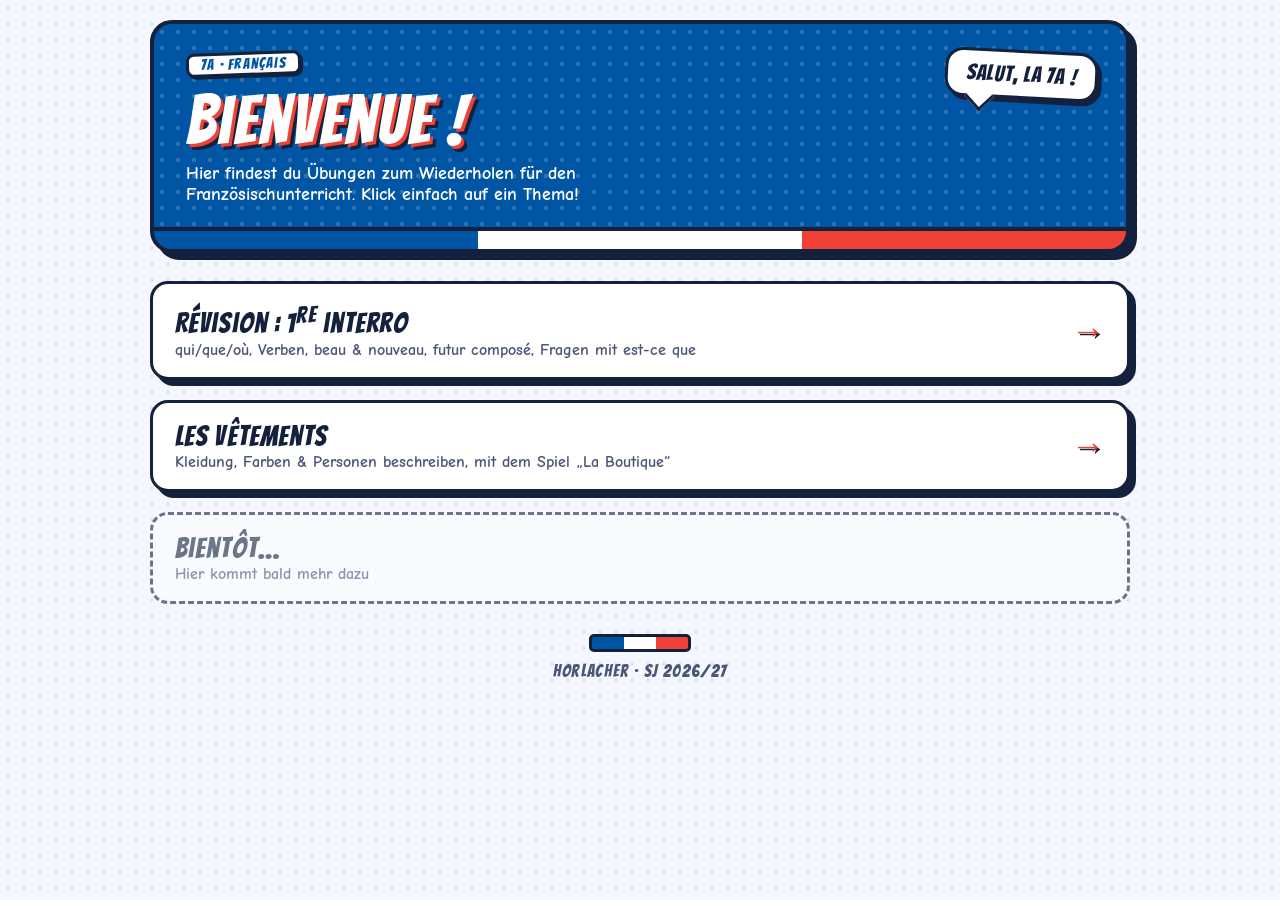
<file: index.html>
<!DOCTYPE html>
<!--
  Original author: Horlacher (7a)
  Created: 2026-11-12
  This material was created for Horlacher's own French class (7a).
  Not authorized for redistribution under a different author's name.
-->
<html lang="de">
<head>
<meta charset="UTF-8">
<meta name="viewport" content="width=device-width, initial-scale=1">
<title>Français 7a — Matériel</title>
<link rel="stylesheet" href="style.css">
</head>
<body>
<div class="wrap">

  <div class="hero">
    <div class="bubble">Salut, la 7a !</div>
    <div class="eyebrow">7a · Français</div>
    <h1>Bienvenue !</h1>
    <p>Hier findest du Übungen zum Wiederholen für den Französischunterricht. Klick einfach auf ein Thema!</p>
  </div>

  <div class="grid">
    <a class="link-card c1" href="interro1.html">
      <div>
        <h3>Révision : 1<sup>re</sup> interro</h3>
        <p>qui/que/où, Verben, beau &amp; nouveau, futur composé, Fragen mit est-ce que</p>
      </div>
      <div class="arrow">→</div>
    </a>

    <a class="link-card c2" href="vetements.html">
      <div>
        <h3>Les vêtements</h3>
        <p>Kleidung, Farben &amp; Personen beschreiben, mit dem Spiel „La Boutique“</p>
      </div>
      <div class="arrow">→</div>
    </a>

    <div class="link-card soon c3">
      <div>
        <h3>Bientôt…</h3>
        <p>Hier kommt bald mehr dazu</p>
      </div>
    </div>
  </div>

  <footer class="foot">Horlacher · SJ 2026/27</footer>
</div>
</body>
</html>
</file>
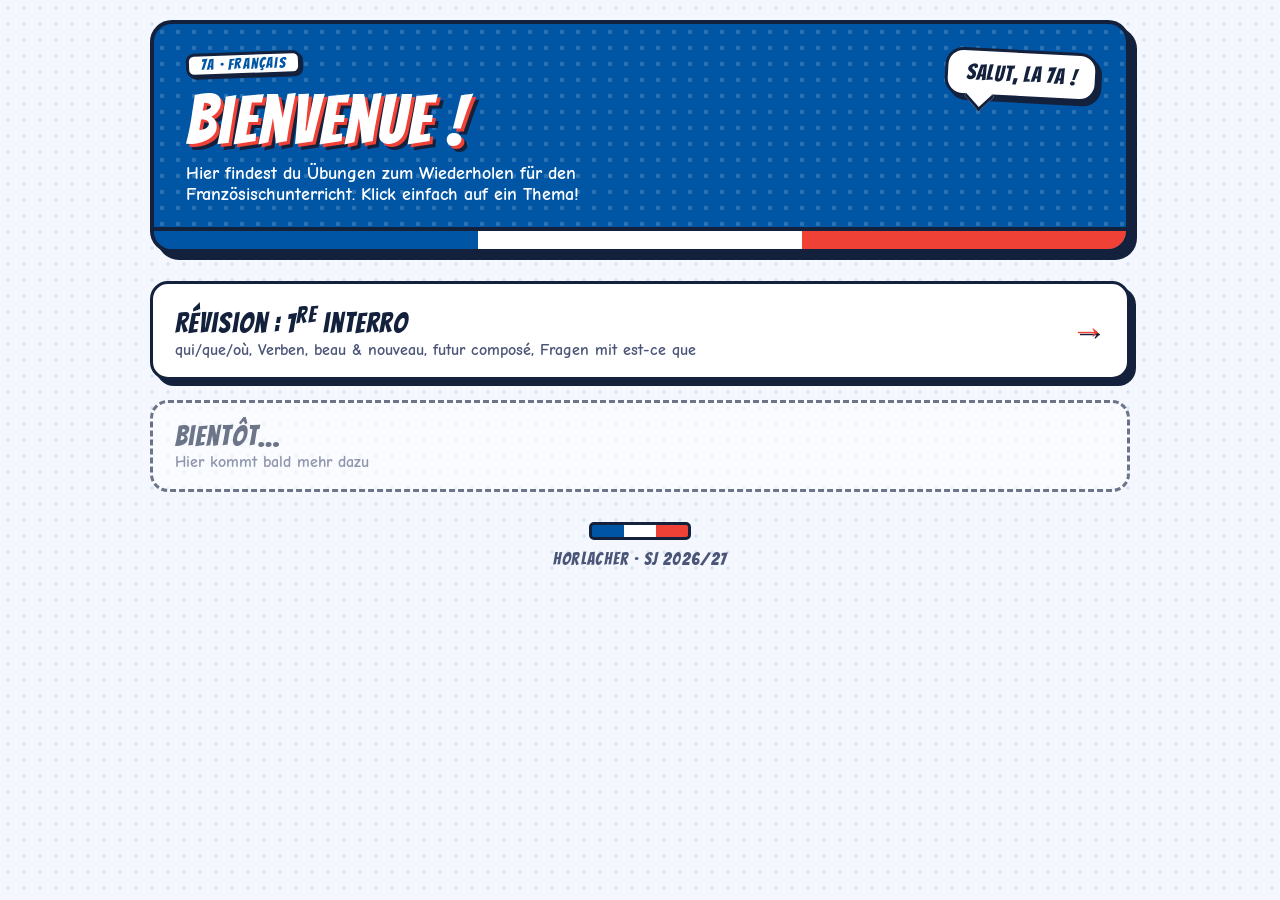
<file: index (5).html>
<!DOCTYPE html>
<!--
  Original author: Horlacher (7a)
  Created: 2026-11-12
  This material was created for Horlacher's own French class (7a).
  Not authorized for redistribution under a different author's name.
-->
<html lang="de">
<head>
<meta charset="UTF-8">
<meta name="viewport" content="width=device-width, initial-scale=1">
<title>Français 7a — Matériel</title>
<link rel="stylesheet" href="style.css">
</head>
<body>
<div class="wrap">

  <div class="hero">
    <div class="bubble">Salut, la 7a !</div>
    <div class="eyebrow">7a · Français</div>
    <h1>Bienvenue !</h1>
    <p>Hier findest du Übungen zum Wiederholen für den Französischunterricht. Klick einfach auf ein Thema!</p>
  </div>

  <div class="grid">
    <a class="link-card c1" href="interro1.html">
      <div>
        <h3>Révision : 1<sup>re</sup> interro</h3>
        <p>qui/que/où, Verben, beau &amp; nouveau, futur composé, Fragen mit est-ce que</p>
      </div>
      <div class="arrow">→</div>
    </a>

    <div class="link-card soon c2">
      <div>
        <h3>Bientôt…</h3>
        <p>Hier kommt bald mehr dazu</p>
      </div>
    </div>
  </div>

  <footer class="foot">Horlacher · SJ 2026/27</footer>
</div>
</body>
</html>
</file>
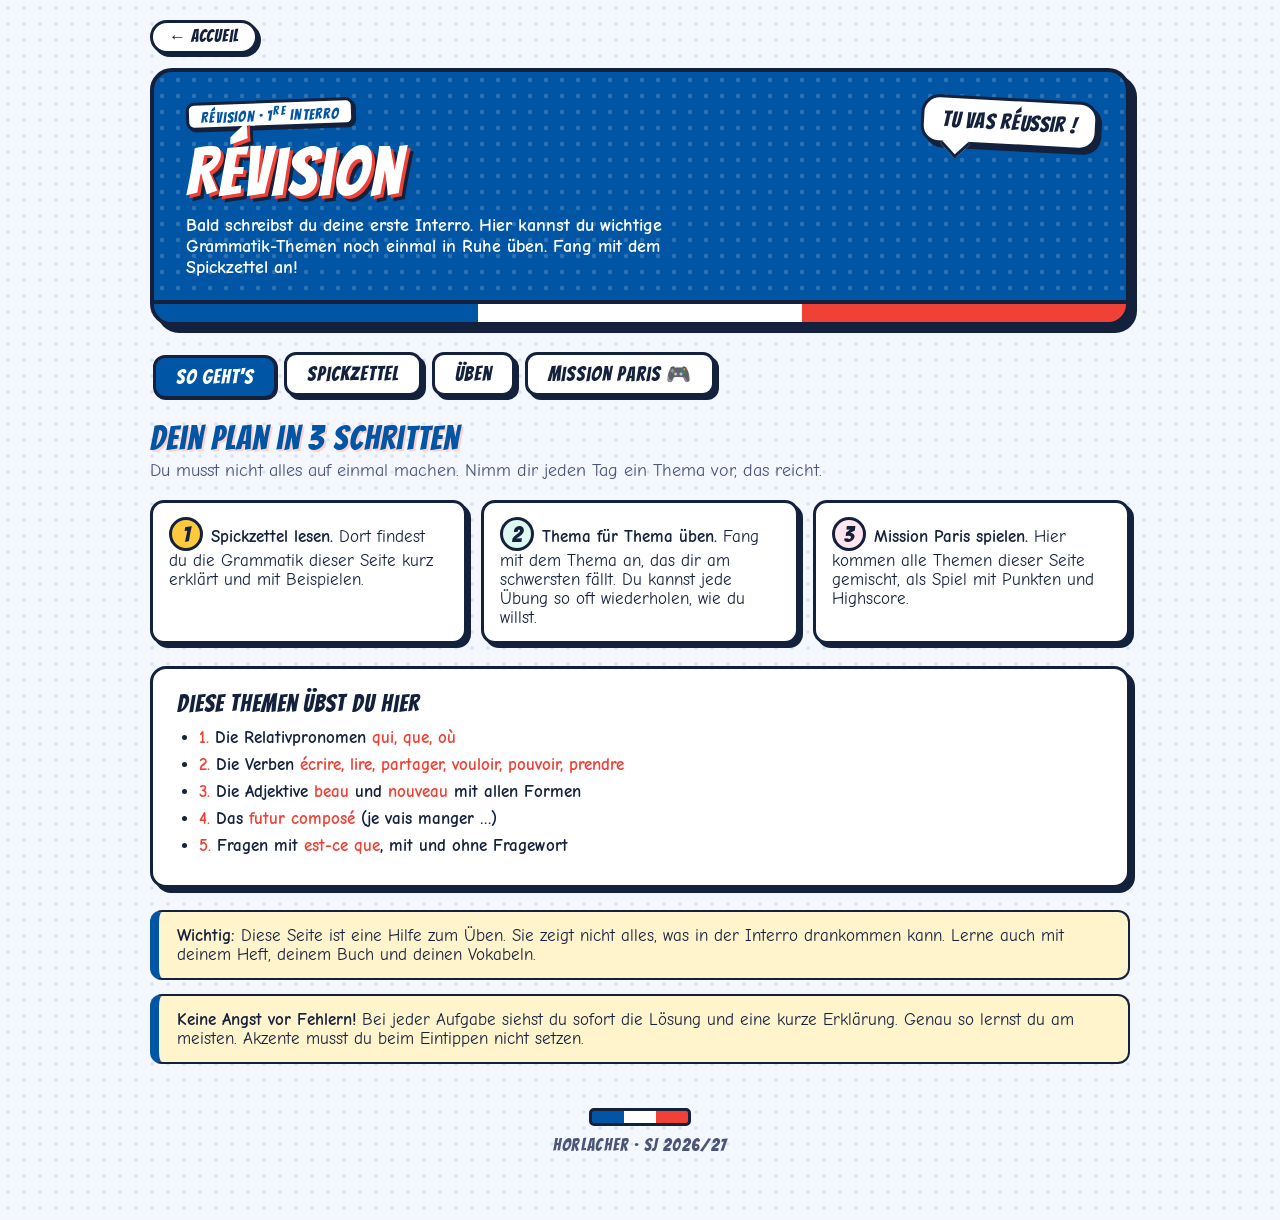
<file: interro1 (1).html>
<!DOCTYPE html>
<!--
  Original author: Horlacher (7a)
  Created: 2026-11-12
  This material was created for Horlacher's own French class (7a).
  Not authorized for redistribution under a different author's name.
-->
<html lang="de">
<head>
<meta charset="UTF-8">
<meta name="viewport" content="width=device-width, initial-scale=1">
<title>Révision : 1re interro — 7a</title>
<link rel="stylesheet" href="style.css">
<style>
  .plan{ display:grid; grid-template-columns:repeat(auto-fit,minmax(200px,1fr)); gap:14px; margin:0 0 22px; }
  .plan .step{ background:#fff; border:3px solid var(--ink); border-radius:14px; padding:14px 16px; box-shadow:4px 4px 0 var(--ink); }
  .plan .step b.n{ display:inline-block; font-family:'Bangers',cursive; font-weight:400; font-size:22px; width:34px; height:34px; line-height:30px; text-align:center; border:3px solid var(--ink); border-radius:50%; margin-right:8px; background:var(--gold); }
  .plan .step:nth-child(2) b.n{ background:var(--teal-bg); }
  .plan .step:nth-child(3) b.n{ background:var(--pink-bg); }
  table.mini td.fr-cell{ font-family:'IBM Plex Mono',monospace; color:var(--ink); }
  .verb-grid{ display:grid; grid-template-columns:repeat(auto-fit,minmax(250px,1fr)); gap:16px; }
  .ex{ font-family:'IBM Plex Mono',monospace; font-weight:600; font-size:15px; background:var(--blue-bg); border-radius:8px; padding:2px 6px; }
  /* ===== Mission Paris (Spiel) ===== */
  .game{ position:relative; background:linear-gradient(160deg,#1B2A55 0%,#0B1633 100%); border:4px solid var(--ink); border-radius:22px; box-shadow:7px 7px 0 var(--ink); padding:22px; color:#fff; overflow:hidden; min-height:460px; }
  .game::before{ content:""; position:absolute; inset:0; background-image:radial-gradient(rgba(255,255,255,.10) 1.5px, transparent 2px); background-size:18px 18px; pointer-events:none; }
  .game > *{ position:relative; }
  .g-screen{ text-align:center; }
  .g-screen[hidden]{ display:none; }
  .g-title{ font-family:'Bangers',cursive; font-size:clamp(40px,8vw,64px); letter-spacing:.04em; color:var(--gold); text-shadow:3px 3px 0 var(--rouge), 6px 6px 0 #000; margin:6px 0 2px; }
  .g-sub{ font-family:'Bangers',cursive; letter-spacing:.08em; font-size:20px; color:#C9D6FF; margin-bottom:16px; }
  .g-rules{ list-style:none; padding:0; margin:0 auto 18px; max-width:560px; text-align:left; }
  .g-rules li{ background:rgba(255,255,255,.08); border:2px solid rgba(255,255,255,.25); border-radius:12px; padding:9px 12px; margin-bottom:8px; font-weight:700; font-size:16px; }
  .g-ico{ display:inline-block; width:28px; }
  .g-best{ font-family:'Bangers',cursive; letter-spacing:.06em; font-size:19px; color:var(--gold); margin:6px 0 14px; min-height:22px; }
  .g-btn{ font-family:'Bangers',cursive; font-size:28px; letter-spacing:.06em; background:var(--gold); color:var(--ink); border:4px solid #000; border-radius:16px; padding:8px 34px; cursor:pointer; box-shadow:5px 5px 0 #000; transition:transform .1s, box-shadow .1s; }
  .g-btn:hover{ transform:translate(-2px,-2px); box-shadow:7px 7px 0 #000; }
  .g-btn:active{ transform:translate(3px,3px); box-shadow:1px 1px 0 #000; }
  .g-btn.small{ font-size:22px; padding:5px 24px; }
  .g-hud{ display:flex; align-items:center; gap:12px; margin-bottom:14px; }
  .g-lives{ font-size:26px; letter-spacing:2px; min-width:110px; }
  .g-lives .lost{ filter:grayscale(1); opacity:.3; }
  .g-combo{ flex:1; text-align:center; font-family:'Bangers',cursive; font-size:24px; letter-spacing:.06em; color:var(--orange); text-shadow:2px 2px 0 #000; }
  .g-combo.hot{ animation:pulse .6s ease infinite alternate; }
  @keyframes pulse{ from{transform:scale(1);} to{transform:scale(1.12);} }
  .g-score{ font-family:'Bangers',cursive; font-size:32px; letter-spacing:.04em; background:#fff; color:var(--ink); border:3px solid #000; border-radius:12px; padding:0 14px; box-shadow:3px 3px 0 #000; }
  .g-score small{ font-size:16px; }
  .g-track{ display:flex; align-items:center; margin:4px 4px 18px; }
  .g-st{ display:flex; flex-direction:column; align-items:center; font-size:12px; font-weight:700; color:#9FB0DD; width:58px; flex:none; }
  .g-st .dot{ width:34px; height:34px; border-radius:50%; border:3px solid #9FB0DD; display:flex; align-items:center; justify-content:center; font-size:18px; background:#1B2A55; margin-bottom:3px; }
  .g-st.done .dot{ background:var(--teal); border-color:#fff; }
  .g-st.now .dot{ background:var(--gold); border-color:#fff; transform:scale(1.18); box-shadow:0 0 0 4px rgba(255,201,61,.35); }
  .g-st.done, .g-st.now{ color:#fff; }
  .g-line{ flex:1; height:6px; background:#3A4A7A; border-radius:3px; margin:0 2px 18px; overflow:hidden; }
  .g-line i{ display:block; height:100%; width:0; background:var(--teal); transition:width .4s; }
  .g-qcard{ background:#fff; color:var(--ink); border:4px solid #000; border-radius:18px; padding:18px 20px; box-shadow:5px 5px 0 #000; }
  .g-qnum{ font-family:'Bangers',cursive; letter-spacing:.06em; font-size:17px; color:var(--ink-soft); }
  .g-timer{ height:12px; background:#E7EBF7; border:2px solid var(--ink); border-radius:8px; overflow:hidden; margin:6px 0 14px; }
  .g-timer-fill{ height:100%; width:100%; background:linear-gradient(90deg,var(--rouge),var(--gold),var(--teal)); background-size:300% 100%; background-position:100% 0; }
  .g-q{ font-family:'IBM Plex Mono',monospace; font-weight:700; font-size:clamp(17px,3.4vw,21px); margin-bottom:14px; line-height:1.4; }
  .g-opts{ display:grid; grid-template-columns:repeat(auto-fit,minmax(170px,1fr)); gap:10px; }
  .g-opt{ font-family:'IBM Plex Mono',monospace; font-weight:700; font-size:17px; background:var(--blue-bg); color:var(--ink); border:3px solid var(--ink); border-radius:12px; padding:12px 10px; cursor:pointer; box-shadow:3px 3px 0 var(--ink); transition:transform .08s; }
  .g-opt:hover:not(:disabled){ transform:translate(-1px,-1px); background:var(--gold-bg); }
  .g-opt:disabled{ cursor:default; }
  .g-opt.ok{ background:var(--teal); color:#fff; }
  .g-opt.no{ background:var(--rouge); color:#fff; animation:shake .35s; }
  @keyframes shake{ 0%,100%{transform:translateX(0);} 25%{transform:translateX(-6px);} 75%{transform:translateX(6px);} }
  .g-fb{ margin-top:14px; font-weight:700; font-size:16px; padding:10px 12px; border-radius:10px; border:2px solid var(--ink); }
  .g-fb.ok{ background:var(--teal-bg); }
  .g-fb.no{ background:var(--red-bg); }
  .g-next-row{ text-align:right; margin-top:10px; min-height:4px; }
  .g-pop{ position:absolute; left:50%; top:40%; transform:translate(-50%,-50%); font-family:'Bangers',cursive; font-size:44px; letter-spacing:.05em; color:var(--gold); text-shadow:3px 3px 0 #000; pointer-events:none; opacity:0; }
  .g-pop.show{ animation:popup 1s ease forwards; }
  @keyframes popup{ 0%{opacity:0; transform:translate(-50%,-30%) scale(.6);} 25%{opacity:1; transform:translate(-50%,-50%) scale(1.1);} 100%{opacity:0; transform:translate(-50%,-110%) scale(1);} }
  .g-banner{ position:absolute; inset:0; display:flex; flex-direction:column; align-items:center; justify-content:center; background:rgba(11,22,51,.88); z-index:5; font-family:'Bangers',cursive; text-align:center; animation:pop .25s ease; }
  .g-banner[hidden]{ display:none; }
  .g-banner .lv{ font-size:24px; letter-spacing:.1em; color:#C9D6FF; }
  .g-banner .city{ font-size:clamp(46px,10vw,76px); color:var(--gold); text-shadow:3px 3px 0 var(--rouge),6px 6px 0 #000; }
  .g-banner .em{ font-size:56px; }
  .g-rank{ font-family:'Bangers',cursive; font-size:30px; letter-spacing:.05em; color:#fff; margin-bottom:4px; }
  .g-stars{ font-size:44px; letter-spacing:6px; margin-bottom:10px; }
  .g-stars .off{ filter:grayscale(1); opacity:.3; }
  .g-stats{ display:flex; justify-content:center; gap:10px; flex-wrap:wrap; margin-bottom:8px; }
  .g-stats div{ background:rgba(255,255,255,.1); border:2px solid rgba(255,255,255,.3); border-radius:12px; padding:8px 14px; font-weight:700; }
  .g-stats b{ display:block; font-family:'Bangers',cursive; font-size:28px; color:var(--gold); letter-spacing:.04em; font-weight:400; }
  .g-tips{ background:#fff; color:var(--ink); border:3px solid #000; border-radius:14px; padding:12px 16px; margin:8px auto 18px; max-width:560px; text-align:left; font-weight:700; }
  .g-tips:empty{ display:none; }
  .g-tips a{ color:var(--bleu); text-decoration-color:var(--rouge); text-decoration-thickness:3px; }
  .g-confetti{ position:absolute; inset:0; pointer-events:none; overflow:hidden; z-index:6; }
  .g-confetti i{ position:absolute; top:-12px; width:10px; height:14px; border-radius:2px; animation:fall linear forwards; }
  @keyframes fall{ to{ transform:translateY(560px) rotate(720deg); opacity:.8; } }
  @media(max-width:560px){ .game{ padding:16px 12px; } .g-st{ width:44px; font-size:10px; } .g-st .dot{ width:28px; height:28px; font-size:15px; } .g-lives{ font-size:21px; min-width:84px; } .g-score{ font-size:26px; } }
</style>
</head>
<body>
<div class="wrap">
  <a class="home-link" href="index.html">← Accueil</a>

  <div class="hero">
    <div class="bubble">Tu vas réussir !</div>
    <div class="eyebrow">Révision · 1<sup>re</sup> interro</div>
    <h1>Révision</h1>
    <p>Bald schreibst du deine erste Interro. Hier kannst du wichtige Grammatik-Themen noch einmal in Ruhe üben. Fang mit dem Spickzettel an!</p>
  </div>

  <nav class="tabs">
    <button class="tab-btn active" data-tab="start">So geht's</button>
    <button class="tab-btn" data-tab="spick">Spickzettel</button>
    <button class="tab-btn" data-tab="uebung">Üben</button>
    <button class="tab-btn" data-tab="probe">Mission Paris 🎮</button>
  </nav>

  <!-- ===================== START ===================== -->
  <section class="panel active" id="start">
    <h2 class="section-head">Dein Plan in 3 Schritten</h2>
    <p class="section-lead">Du musst nicht alles auf einmal machen. Nimm dir jeden Tag ein Thema vor, das reicht.</p>

    <div class="plan">
      <div class="step"><b class="n">1</b><b>Spickzettel lesen.</b> Dort findest du die Grammatik dieser Seite kurz erklärt und mit Beispielen.</div>
      <div class="step"><b class="n">2</b><b>Thema für Thema üben.</b> Fang mit dem Thema an, das dir am schwersten fällt. Du kannst jede Übung so oft wiederholen, wie du willst.</div>
      <div class="step"><b class="n">3</b><b>Mission Paris spielen.</b> Hier kommen alle Themen dieser Seite gemischt, als Spiel mit Punkten und Highscore.</div>
    </div>

    <div class="card">
      <h3>Diese Themen übst du hier</h3>
      <ul class="rules-list">
        <li><b>1.</b> Die Relativpronomen <b>qui, que, où</b></li>
        <li><b>2.</b> Die Verben <b>écrire, lire, partager, vouloir, pouvoir, prendre</b></li>
        <li><b>3.</b> Die Adjektive <b>beau</b> und <b>nouveau</b> mit allen Formen</li>
        <li><b>4.</b> Das <b>futur composé</b> (je vais manger …)</li>
        <li><b>5.</b> Fragen mit <b>est-ce que</b>, mit und ohne Fragewort</li>
      </ul>
    </div>

    <div class="rule-box"><b>Wichtig:</b> Diese Seite ist eine Hilfe zum Üben. Sie zeigt nicht alles, was in der Interro drankommen kann. Lerne auch mit deinem Heft, deinem Buch und deinen Vokabeln.</div>

    <div class="rule-box"><b>Keine Angst vor Fehlern!</b> Bei jeder Aufgabe siehst du sofort die Lösung und eine kurze Erklärung. Genau so lernst du am meisten. Akzente musst du beim Eintippen nicht setzen.</div>
  </section>

  <!-- ===================== SPICKZETTEL ===================== -->
  <section class="panel" id="spick">
    <h2 class="section-head">Der Spickzettel</h2>
    <p class="section-lead">Die Grammatik dieser Seite auf einen Blick. Du kannst ihn auch ausdrucken.</p>
    <div class="flip-tools">
      <div class="hint">Beim Ausdrucken wird nur der Spickzettel gedruckt.</div>
      <button class="btn-big alt" id="printSpick" type="button">Spickzettel drucken</button>
    </div>

    <div class="print-area">
      <div class="card">
        <h3 class="sheet-title">1 · qui, que, où</h3>
        <table class="mini">
          <tr><th>Wort</th><th>Wann?</th><th>Beispiel</th></tr>
          <tr><td><b>qui</b></td><td>danach kommt ein <b>Verb</b></td><td class="fr-cell">la fille <b>qui</b> chante</td></tr>
          <tr><td><b>que / qu'</b></td><td>danach kommt eine <b>Person</b> (je, tu, Paul …)</td><td class="fr-cell">le livre <b>que</b> je lis</td></tr>
          <tr><td><b>où</b></td><td>es geht um einen <b>Ort</b></td><td class="fr-cell">la ville <b>où</b> j'habite</td></tr>
        </table>
        <p class="matrix-note">Achtung: que wird vor a, e, i, o, u, h zu <b>qu'</b> (le film qu'il regarde). <b>qui</b> bleibt immer qui!</p>
      </div>

      <div class="card">
        <h3 class="sheet-title">2 · Die Verben</h3>
        <div class="verb-grid">
          <table class="mini">
            <tr><th></th><th>écrire</th><th>lire</th></tr>
            <tr><td>je / j'</td><td>écris</td><td>lis</td></tr>
            <tr><td>tu</td><td>écris</td><td>lis</td></tr>
            <tr><td>il / elle / on</td><td>écrit</td><td>lit</td></tr>
            <tr><td>nous</td><td>écri<b>v</b>ons</td><td>li<b>s</b>ons</td></tr>
            <tr><td>vous</td><td>écri<b>v</b>ez</td><td>li<b>s</b>ez</td></tr>
            <tr><td>ils / elles</td><td>écri<b>v</b>ent</td><td>li<b>s</b>ent</td></tr>
          </table>
          <table class="mini">
            <tr><th></th><th>vouloir</th><th>pouvoir</th></tr>
            <tr><td>je</td><td>veux</td><td>peux</td></tr>
            <tr><td>tu</td><td>veux</td><td>peux</td></tr>
            <tr><td>il / elle / on</td><td>veut</td><td>peut</td></tr>
            <tr><td>nous</td><td>voulons</td><td>pouvons</td></tr>
            <tr><td>vous</td><td>voulez</td><td>pouvez</td></tr>
            <tr><td>ils / elles</td><td><b>veu</b>lent</td><td><b>peu</b>vent</td></tr>
          </table>
          <table class="mini">
            <tr><th></th><th>prendre</th><th>partager</th></tr>
            <tr><td>je</td><td>prends</td><td>partage</td></tr>
            <tr><td>tu</td><td>prends</td><td>partages</td></tr>
            <tr><td>il / elle / on</td><td>prend</td><td>partage</td></tr>
            <tr><td>nous</td><td>prenons</td><td>parta<b>ge</b>ons</td></tr>
            <tr><td>vous</td><td>prenez</td><td>partagez</td></tr>
            <tr><td>ils / elles</td><td>pre<b>nn</b>ent</td><td>partagent</td></tr>
          </table>
        </div>
        <p class="matrix-note">Nach vouloir und pouvoir kommt der Infinitiv: Je <b>veux</b> jouer. Tu <b>peux</b> venir ?</p>
      </div>

      <div class="sheet-grid" style="margin-bottom:22px;">
        <div class="card">
          <h3 class="sheet-title">3 · beau und nouveau</h3>
          <table class="mini">
            <tr><th></th><th>beau</th><th>nouveau</th></tr>
            <tr><td>männlich</td><td>un beau vélo</td><td>un nouveau vélo</td></tr>
            <tr><td>männl. + Vokal</td><td>un <b>bel</b> ami</td><td>un <b>nouvel</b> ami</td></tr>
            <tr><td>weiblich</td><td>une belle robe</td><td>une nouvelle robe</td></tr>
            <tr><td>männl. Plural</td><td>de beau<b>x</b> vélos</td><td>de nouveau<b>x</b> vélos</td></tr>
            <tr><td>weibl. Plural</td><td>de belles robes</td><td>de nouvelles robes</td></tr>
          </table>
          <p class="matrix-note">beau und nouveau stehen <b>vor</b> dem Nomen.</p>
        </div>
        <div class="card">
          <h3 class="sheet-title">4 · Das futur composé</h3>
          <p><b>aller</b> + <b>Infinitiv</b> = „ich werde …“</p>
          <table class="mini">
            <tr><th></th><th>aller</th><th>+ Infinitiv</th></tr>
            <tr><td>je</td><td>vais</td><td>manger</td></tr>
            <tr><td>tu</td><td>vas</td><td>jouer</td></tr>
            <tr><td>il / elle / on</td><td>va</td><td>lire</td></tr>
            <tr><td>nous</td><td>allons</td><td>partir</td></tr>
            <tr><td>vous</td><td>allez</td><td>écrire</td></tr>
            <tr><td>ils / elles</td><td>vont</td><td>venir</td></tr>
          </table>
          <p class="matrix-note">Verneinung: ne … pas um <b>aller</b>: Je <b>ne</b> vais <b>pas</b> venir.</p>
        </div>
      </div>

      <div class="card">
        <h3 class="sheet-title">5 · Fragen mit est-ce que</h3>
        <table class="mini">
          <tr><th>Frage</th><th>Deutsch</th><th>Beispiel</th></tr>
          <tr><td><b>Est-ce que</b> …</td><td>Ja/Nein-Frage</td><td class="fr-cell">Est-ce que tu aimes le foot ?</td></tr>
          <tr><td><b>Qu'est-ce que</b> …</td><td>Was?</td><td class="fr-cell">Qu'est-ce que tu fais ?</td></tr>
          <tr><td><b>Où est-ce que</b> …</td><td>Wo? Wohin?</td><td class="fr-cell">Où est-ce que tu habites ?</td></tr>
          <tr><td><b>Quand est-ce que</b> …</td><td>Wann?</td><td class="fr-cell">Quand est-ce qu'il arrive ?</td></tr>
          <tr><td><b>Pourquoi est-ce que</b> …</td><td>Warum?</td><td class="fr-cell">Pourquoi est-ce que tu ris ?</td></tr>
          <tr><td><b>Comment est-ce que</b> …</td><td>Wie?</td><td class="fr-cell">Comment est-ce que tu vas à l'école ?</td></tr>
          <tr><td><b>À quelle heure est-ce que</b> …</td><td>Um wie viel Uhr?</td><td class="fr-cell">À quelle heure est-ce que le film commence ?</td></tr>
        </table>
        <p class="matrix-note">Vor il, elle, on wird est-ce que zu <b>est-ce qu'</b>. Danach geht der Satz ganz normal weiter: Subjekt + Verb.</p>
      </div>
    </div>
  </section>

  <!-- ===================== ÜBEN ===================== -->
  <section class="panel" id="uebung">
    <h2 class="section-head">Thema für Thema üben</h2>
    <p class="section-lead">Such dir ein Thema aus. Fang am besten mit dem an, bei dem du dich noch unsicher fühlst.</p>

    <div class="subnav-group">
      <div class="subnav">
        <button class="subnav-btn active c-a" data-target="u-rel" type="button">qui · que · où</button>
        <button class="subnav-btn c-b" data-target="u-vtab" type="button">Verben: Tabelle</button>
        <button class="subnav-btn c-c" data-target="u-vsatz" type="button">Verben im Satz</button>
        <button class="subnav-btn c-reg" data-target="u-adj" type="button">beau · nouveau</button>
        <button class="subnav-btn c-irr" data-target="u-fut" type="button">futur composé</button>
        <button class="subnav-btn c-a" data-target="u-q" type="button">est-ce que</button>
      </div>

      <div class="subpanel active" id="u-rel">
        <div class="rule-box" style="margin-top:0;"><b>Frag dich:</b> Was kommt danach? Ein Verb → <i>qui</i>. Eine Person (je, tu, il …) → <i>que</i>. Ein Ort → <i>où</i>.</div>
        <div class="quiz" data-set="rel"></div>
      </div>
      <div class="subpanel" id="u-vtab">
        <div class="rule-box" style="margin-top:0;"><b>Das übst du:</b> Alle sechs Formen eines Verbs. Tipp: Sprich die Formen beim Eintippen leise mit.</div>
        <div class="quiz" data-set="vtab"></div>
      </div>
      <div class="subpanel" id="u-vsatz">
        <div class="rule-box" style="margin-top:0;"><b>Das übst du:</b> Die richtige Verbform im Satz. Schau zuerst: Wer macht etwas?</div>
        <div class="quiz" data-set="vsatz"></div>
      </div>
      <div class="subpanel" id="u-adj">
        <div class="rule-box" style="margin-top:0;"><b>Frag dich:</b> Ist das Nomen männlich oder weiblich? Einzahl oder Mehrzahl? Fängt es mit einem Vokal an?</div>
        <div class="quiz" data-set="adj"></div>
      </div>
      <div class="subpanel" id="u-fut">
        <div class="rule-box" style="margin-top:0;"><b>Das übst du:</b> aller (vais, vas, va, allons, allez, vont) + Infinitiv.</div>
        <div class="quiz" data-set="fut"></div>
      </div>
      <div class="subpanel" id="u-q">
        <div class="rule-box" style="margin-top:0;"><b>Tipp:</b> Lies zuerst die Antwort. Sie verrät dir, welches Fragewort du brauchst.</div>
        <div class="quiz" data-set="q"></div>
      </div>
    </div>
  </section>

  <!-- ===================== PROBE / SPIEL ===================== -->
  <section class="panel" id="probe">
    <h2 class="section-head">Mission Paris</h2>
    <p class="section-lead">Die Probe-Interro als Spiel: alle Themen dieser Seite gemischt. Reise von Dresden bis zum Eiffelturm, sammle Punkte und knack deinen Highscore!</p>

    <div class="game" id="game">
      <!-- Startbildschirm -->
      <div class="g-screen" id="gStart">
        <div class="g-title">Mission Paris</div>
        <div class="g-sub">15 Fragen · 5 Stationen · 3 Leben</div>
        <ul class="g-rules">
          <li><span class="g-ico">❤️</span> Du hast <b>3 Leben</b>. Bei einem Fehler verlierst du eins.</li>
          <li><span class="g-ico">⚡</span> Antworte schnell: Je mehr vom <b>Blitz-Balken</b> übrig ist, desto mehr Bonuspunkte.</li>
          <li><span class="g-ico">🔥</span> Mehrere Richtige hintereinander geben einen <b>Combo</b>: ×2 ab 3, ×3 ab 5 richtigen Antworten.</li>
          <li><span class="g-ico">💖</span> Bei <b>5 Richtigen in Folge</b> bekommst du ein Leben zurück.</li>
        </ul>
        <div class="g-best" id="gBestStart"></div>
        <button class="g-btn" id="gGo" type="button">Los geht's !</button>
      </div>

      <!-- Spielbildschirm -->
      <div class="g-screen" id="gPlay" hidden>
        <div class="g-hud">
          <div class="g-lives" id="gLives" aria-label="Leben"></div>
          <div class="g-combo" id="gCombo"></div>
          <div class="g-score"><span id="gScore">0</span> <small>Pkt.</small></div>
        </div>

        <div class="g-track" id="gTrack"></div>

        <div class="g-qcard">
          <div class="g-qnum" id="gQnum"></div>
          <div class="g-timer"><div class="g-timer-fill" id="gTimer"></div></div>
          <div class="g-q" id="gQ"></div>
          <div class="g-opts" id="gOpts"></div>
          <div class="g-fb" id="gFb" hidden></div>
          <div class="g-next-row"><button class="g-btn small" id="gNext" type="button" hidden>Weiter ›</button></div>
        </div>
        <div class="g-pop" id="gPop"></div>
      </div>

      <!-- Level-Banner -->
      <div class="g-banner" id="gBanner" hidden></div>

      <!-- Endbildschirm -->
      <div class="g-screen" id="gEnd" hidden>
        <div class="g-title" id="gEndTitle"></div>
        <div class="g-rank" id="gRank"></div>
        <div class="g-stars" id="gStars"></div>
        <div class="g-stats" id="gStats"></div>
        <div class="g-best" id="gBestEnd"></div>
        <div class="g-tips" id="gTips"></div>
        <button class="g-btn" id="gAgain" type="button">Nochmal spielen</button>
      </div>
      <div class="g-confetti" id="gConfetti"></div>
    </div>
  </section>

  <footer class="foot">Horlacher · SJ 2026/27</footer>
</div>

<script src="engine.js"></script>
<script>
document.getElementById('printSpick').addEventListener('click', ()=>{
  document.body.classList.add('printing-spick');
  const done = ()=>{ document.body.classList.remove('printing-spick'); window.removeEventListener('afterprint', done); };
  window.addEventListener('afterprint', done);
  window.print();
});

const SETS = {
  rel: [
    { t:'mc', q:"C'est la fille ______ habite à côté.", o:["qui","que","où"], c:0, e:"Danach kommt das Verb habite: qui." },
    { t:'mc', q:"Voilà le livre ______ je lis.", o:["qui","que","où"], c:1, e:"Danach kommt die Person je: que." },
    { t:'mc', q:"C'est la ville ______ j'habite.", o:["qui","que","où"], c:2, e:"Es geht um einen Ort: où." },
    { t:'mc', q:"Le garçon ______ joue au foot s'appelle Léo.", o:["qui","que","où"], c:0, e:"Danach kommt das Verb joue: qui." },
    { t:'mc', q:"C'est la BD ______ il préfère.", o:["que","qu'","qui"], c:1, e:"Danach kommt il, also ein Vokal: qu'." },
    { t:'mc', q:"Voilà le collège ______ mon frère travaille.", o:["qui","que","où"], c:2, e:"Das collège ist ein Ort: où." },
    { t:'fill', q:"J'ai une copine ______ aime la musique.", a:["qui"], e:"Danach kommt das Verb aime: qui." },
    { t:'fill', q:"C'est le film ______ tu regardes ?", a:["que"], e:"Danach kommt die Person tu: que." },
    { t:'fill', q:"Paris est la ville ______ nous allons cet été.", a:["où","ou"], e:"Paris ist ein Ort: où." },
    { t:'fill', q:"Le chien ______ elle a s'appelle Max.", a:["qu'","qu"], e:"Danach kommt elle, also ein Vokal: qu'." },
    { t:'fill', q:"Le prof ______ est sympa, c'est M. Martin.", a:["qui"], e:"Danach kommt das Verb est: qui." },
    { t:'puz', de:"Das ist das Buch, das ich lese.", w:["C'est","le","livre","que","je","lis"] }
  ],
  vtab: [
    { t:'gap', q:"<b>écrire:</b> j'___ · tu ___ · il ___ · nous ___ · vous ___ · ils ___", g:[["écris"],["écris"],["écrit"],["écrivons"],["écrivez"],["écrivent"]], e:"Im Plural kommt ein v dazu: écrivons, écrivez, écrivent." },
    { t:'gap', q:"<b>lire:</b> je ___ · tu ___ · elle ___ · nous ___ · vous ___ · elles ___", g:[["lis"],["lis"],["lit"],["lisons"],["lisez"],["lisent"]], e:"Im Plural kommt ein s dazu: lisons, lisez, lisent." },
    { t:'gap', q:"<b>vouloir:</b> je ___ · tu ___ · il ___ · nous ___ · vous ___ · ils ___", g:[["veux"],["veux"],["veut"],["voulons"],["voulez"],["veulent"]], e:"Achtung bei ils: veulent." },
    { t:'gap', q:"<b>pouvoir:</b> je ___ · tu ___ · on ___ · nous ___ · vous ___ · ils ___", g:[["peux"],["peux"],["peut"],["pouvons"],["pouvez"],["peuvent"]], e:"Achtung bei ils: peuvent." },
    { t:'gap', q:"<b>prendre:</b> je ___ · tu ___ · il ___ · nous ___ · vous ___ · ils ___", g:[["prends"],["prends"],["prend"],["prenons"],["prenez"],["prennent"]], e:"Achtung bei ils: prennent mit zwei n." },
    { t:'gap', q:"<b>partager:</b> je ___ · tu ___ · elle ___ · nous ___ · vous ___ · elles ___", g:[["partage"],["partages"],["partage"],["partageons"],["partagez"],["partagent"]], e:"Bei nous bleibt das e: partageons." }
  ],
  vsatz: [
    { t:'mc', q:"Nous ______ une lettre à Paul. (écrire)", o:["écrivons","écrisons","écrivez"], c:0, e:"nous écrivons, mit v." },
    { t:'mc', q:"Ils ______ une BD. (lire)", o:["lisent","lient","lit"], c:0, e:"ils lisent, mit s." },
    { t:'mc', q:"Tu ______ venir avec moi ? (vouloir)", o:["veux","veut","voulez"], c:0, e:"tu veux, mit x." },
    { t:'mc', q:"Elles ne ______ pas venir. (pouvoir)", o:["peuvent","pouvent","peut"], c:0, e:"elles peuvent." },
    { t:'mc', q:"Vous ______ le bus ? (prendre)", o:["prenez","prendez","prennez"], c:0, e:"vous prenez, ohne d und mit einem n." },
    { t:'mc', q:"Nous ______ une pizza. (partager)", o:["partageons","partagons","partagez"], c:0, e:"nous partageons: das e bleibt." },
    { t:'fill', q:"Elle ______ un SMS à sa copine. (écrire)", a:["écrit","ecrit"], e:"il/elle écrit, mit t." },
    { t:'fill', q:"Je ______ un jus d'orange. (prendre)", a:["prends"], e:"je prends, mit s." },
    { t:'fill', q:"Ils ______ jouer au foot. (vouloir)", a:["veulent"], e:"ils veulent." },
    { t:'fill', q:"On ______ aller au cinéma. (pouvoir)", a:["peut"], e:"on peut, wie il und elle." },
    { t:'fill', q:"Vous ______ beaucoup de livres ! (lire)", a:["lisez"], e:"vous lisez." },
    { t:'fill', q:"Mes parents ______ un taxi. (prendre)", a:["prennent"], e:"Mes parents = ils, also prennent." }
  ],
  adj: [
    { t:'mc', q:"C'est un ______ vélo.", o:["beau","bel","belle"], c:0, e:"vélo ist männlich und fängt mit v an: beau." },
    { t:'mc', q:"C'est un ______ ami.", o:["beau","bel","belle"], c:1, e:"ami ist männlich und fängt mit Vokal an: bel." },
    { t:'mc', q:"Elle a une ______ maison.", o:["beau","bel","belle"], c:2, e:"maison ist weiblich: belle." },
    { t:'mc', q:"J'ai un ______ ordinateur.", o:["nouveau","nouvel","nouvelle"], c:1, e:"ordinateur ist männlich und fängt mit Vokal an: nouvel." },
    { t:'mc', q:"Regarde les ______ vélos !", o:["nouveaux","nouveau","nouvelles"], c:0, e:"männlich Plural: nouveaux mit x." },
    { t:'mc', q:"Ce sont de ______ photos.", o:["beaux","belles","bels"], c:1, e:"photo ist weiblich, Plural: belles." },
    { t:'fill', q:"C'est une ______ copine. (nouveau)", a:["nouvelle"], e:"copine ist weiblich: nouvelle." },
    { t:'fill', q:"Il y a un ______ élève dans la classe. (nouveau)", a:["nouvel"], e:"élève (Junge) fängt mit Vokal an: nouvel." },
    { t:'fill', q:"Il a de ______ yeux. (beau)", a:["beaux"], e:"yeux ist männlich Plural: beaux." },
    { t:'fill', q:"Voilà mon ______ T-shirt. (nouveau)", a:["nouveau"], e:"T-shirt ist männlich und fängt mit T an: nouveau." },
    { t:'fill', q:"Paris est une ______ ville. (beau)", a:["belle"], e:"ville ist weiblich: belle." },
    { t:'fill', q:"Nous avons de ______ chaussures. (nouveau)", a:["nouvelles"], e:"chaussure ist weiblich, Plural: nouvelles." }
  ],
  fut: [
    { t:'mc', q:"Demain, je ______ au cinéma.", o:["vais aller","va aller","vais allé"], c:0, e:"je vais + Infinitiv aller." },
    { t:'mc', q:"Ce soir, nous ______ un film.", o:["allons regarder","allons regardons","allez regarder"], c:0, e:"nous allons + Infinitiv regarder." },
    { t:'mc', q:"Ils ______ leurs devoirs.", o:["vont faire","va faire","vont font"], c:0, e:"ils vont + Infinitiv faire." },
    { t:'mc', q:"Wie heißt die Verneinung? „Je vais partir.“", o:["Je ne vais pas partir.","Je vais ne pas partir.","Je ne vais partir pas."], c:0, e:"ne … pas steht um vais." },
    { t:'fill', q:"Tu ______ manger chez Paul ? (aller)", a:["vas"], e:"tu vas." },
    { t:'fill', q:"Elle ______ écrire une lettre. (aller)", a:["va"], e:"elle va." },
    { t:'fill', q:"Vous ______ prendre le train ? (aller)", a:["allez"], e:"vous allez." },
    { t:'gap', q:"Samedi, mes copains ___ ___ au foot. (jouer)", g:[["vont"],["jouer"]], e:"mes copains = ils: vont jouer." },
    { t:'gap', q:"Demain, nous ___ ___ nos grands-parents. (voir)", g:[["allons"],["voir"]], e:"nous allons voir." },
    { t:'puz', de:"Ich werde morgen ein Buch lesen.", w:["Je","vais","lire","un","livre","demain"] },
    { t:'puz', de:"Wir werden nicht ins Schwimmbad gehen.", w:["Nous","n'allons","pas","aller","à","la","piscine"] }
  ],
  q: [
    { t:'mc', q:"______ tu habites ? – À Dresde.", o:["Où est-ce que","Qu'est-ce que","Est-ce que"], c:0, e:"Die Antwort ist ein Ort: Où est-ce que." },
    { t:'mc', q:"______ tu fais ce soir ? – Je lis.", o:["Qu'est-ce que","Où est-ce que","Est-ce que"], c:0, e:"Die Antwort sagt, was man macht: Qu'est-ce que." },
    { t:'mc', q:"______ tu aimes le foot ? – Oui, beaucoup !", o:["Est-ce que","Qu'est-ce que","Où est-ce que"], c:0, e:"Antwort Oui/Non: Est-ce que." },
    { t:'mc', q:"______ elle arrive ? – Demain matin.", o:["Quand est-ce qu'","Où est-ce qu'","Qu'est-ce qu'"], c:0, e:"Die Antwort ist eine Zeit: Quand est-ce qu'." },
    { t:'mc', q:"______ tu es triste ? – Parce que mon chat est malade.", o:["Pourquoi est-ce que","Comment est-ce que","Quand est-ce que"], c:0, e:"Die Antwort beginnt mit parce que: Pourquoi est-ce que." },
    { t:'mc', q:"______ tu vas à l'école ? – À vélo.", o:["Comment est-ce que","Pourquoi est-ce que","Où est-ce que"], c:0, e:"Wie? Comment est-ce que." },
    { t:'mc', q:"______ il a un chien ? – Non, un chat.", o:["Est-ce qu'","Est-ce que","Qu'est-ce qu'"], c:0, e:"Ja/Nein-Frage, vor il: Est-ce qu'." },
    { t:'fill', q:"______ est-ce que le cours commence ? – À huit heures.", a:["À quelle heure","a quelle heure"], e:"Um wie viel Uhr? À quelle heure." },
    { t:'fill', q:"______ tu veux manger ? – Une pizza ! (Was?)", a:["Qu'est-ce que","qu est-ce que","qu'est ce que"], e:"Was? Qu'est-ce que." },
    { t:'fill', q:"______ vous allez en vacances ? – En France. (Wohin?)", a:["Où est-ce que","ou est-ce que","où est ce que"], e:"Wohin? Où est-ce que." },
    { t:'puz', de:"Wo wohnst du?", w:["Où","est-ce","que","tu","habites","?"] },
    { t:'puz', de:"Was liest du?", w:["Qu'est-ce","que","tu","lis","?"] }
  ]
};
document.querySelectorAll('.quiz').forEach(el=>mountQuiz(el, SETS[el.dataset.set], {manual:true}));
// ===================== MISSION PARIS (Spiel) =====================
(function(){
const TOPICS = {
  rel:{ name:"qui · que · où", tab:"u-rel" },
  verb:{ name:"die Verben", tab:"u-vsatz" },
  adj:{ name:"beau · nouveau", tab:"u-adj" },
  fut:{ name:"das futur composé", tab:"u-fut" },
  q:{ name:"Fragen mit est-ce que", tab:"u-q" }
};
const POOL = [
  { k:'rel', q:"Voilà le garçon ___ je préfère.", o:["que","qui","où"], e:"Danach kommt je: que." },
  { k:'rel', q:"C'est le parc ___ nous jouons.", o:["où","qui","que"], e:"Der Park ist ein Ort: où." },
  { k:'rel', q:"J'ai une sœur ___ chante bien.", o:["qui","que","où"], e:"Danach kommt das Verb chante: qui." },
  { k:'rel', q:"Le film ___ il regarde est drôle.", o:["qu'","que","qui"], e:"Danach kommt il, also ein Vokal: qu'." },
  { k:'rel', q:"C'est le magasin ___ ma mère travaille.", o:["où","que","qui"], e:"Der Laden ist ein Ort: où." },
  { k:'rel', q:"Le prof ___ arrive s'appelle M. Petit.", o:["qui","que","qu'"], e:"Danach kommt das Verb arrive: qui. qui bleibt immer qui." },
  { k:'rel', q:"La BD ___ tu lis est super.", o:["que","qui","où"], e:"Danach kommt tu: que." },
  { k:'verb', q:"Nous ___ des romans. (lire)", o:["lisons","lions","lisez"], e:"nous lisons, mit s." },
  { k:'verb', q:"Ils ___ le métro. (prendre)", o:["prennent","prendent","prenent"], e:"ils prennent, mit zwei n." },
  { k:'verb', q:"Tu ___ m'aider ? (pouvoir)", o:["peux","peut","pouvez"], e:"tu peux, mit x." },
  { k:'verb', q:"Vous ___ un e-mail. (écrire)", o:["écrivez","écrisez","écrivons"], e:"vous écrivez, mit v." },
  { k:'verb', q:"Nous ___ nos BD. (partager)", o:["partageons","partagons","partagent"], e:"nous partageons: das e bleibt." },
  { k:'verb', q:"Elles ___ jouer dehors. (vouloir)", o:["veulent","voulent","veut"], e:"elles veulent." },
  { k:'verb', q:"Il ___ une lettre à sa grand-mère. (écrire)", o:["écrit","écris","écrivent"], e:"il écrit, mit t." },
  { k:'verb', q:"Mes copains ne ___ pas venir. (pouvoir)", o:["peuvent","pouvent","peut"], e:"Mes copains = ils: peuvent." },
  { k:'adj', q:"C'est un ___ hôtel.", o:["bel","beau","belle"], e:"männlich, und hôtel fängt mit h an: bel." },
  { k:'adj', q:"J'ai une ___ trousse.", o:["nouvelle","nouveau","nouvel"], e:"trousse ist weiblich: nouvelle." },
  { k:'adj', q:"Ce sont de ___ livres.", o:["beaux","beau","belles"], e:"männlich Plural: beaux." },
  { k:'adj', q:"Voilà mon ___ ami Hugo.", o:["nouvel","nouveau","nouvelle"], e:"ami ist männlich und fängt mit Vokal an: nouvel." },
  { k:'adj', q:"Quelle ___ robe !", o:["belle","beau","bel"], e:"robe ist weiblich: belle." },
  { k:'adj', q:"Il a un ___ vélo rouge.", o:["nouveau","nouvel","nouvelle"], e:"vélo ist männlich und fängt mit v an: nouveau." },
  { k:'adj', q:"Elles ont de ___ chaussures.", o:["belles","beaux","bels"], e:"chaussure ist weiblich, Plural: belles." },
  { k:'fut', q:"Demain, je ___ mes devoirs.", o:["vais faire","va faire","vais fais"], e:"je vais + Infinitiv faire." },
  { k:'fut', q:"Ce soir, nous ___ au restaurant.", o:["allons manger","allez manger","allons mangeons"], e:"nous allons + Infinitiv." },
  { k:'fut', q:"Verneine: Elle va venir.", o:["Elle ne va pas venir.","Elle va ne pas venir.","Elle ne va venir pas."], e:"ne … pas steht um va." },
  { k:'fut', q:"Samedi, ils ___ au foot.", o:["vont jouer","va jouer","vont joue"], e:"ils vont + Infinitiv jouer." },
  { k:'fut', q:"Tu ___ lire ce livre ?", o:["vas","va","vais"], e:"tu vas." },
  { k:'fut', q:"Vous ___ prendre le train.", o:["allez","allons","vont"], e:"vous allez." },
  { k:'fut', q:"Ich werde fernsehen.", o:["Je vais regarder la télé.","Je regarde la télé.","Je vais regardé la télé."], e:"futur composé: je vais + Infinitiv regarder." },
  { k:'q', q:"___ tu rentres ? – À six heures.", o:["À quelle heure est-ce que","Où est-ce que","Qu'est-ce que"], e:"Die Antwort ist eine Uhrzeit." },
  { k:'q', q:"___ tu habites ? – À Dresde.", o:["Où est-ce que","Quand est-ce que","Qu'est-ce que"], e:"Die Antwort ist ein Ort." },
  { k:'q', q:"___ tu fais samedi ? – Je joue au foot.", o:["Qu'est-ce que","Est-ce que","Où est-ce que"], e:"Was machst du? Qu'est-ce que." },
  { k:'q', q:"___ elle a un chat ? – Oui.", o:["Est-ce qu'","Qu'est-ce qu'","Est-ce que"], e:"Ja/Nein-Frage, vor elle: Est-ce qu'." },
  { k:'q', q:"___ tu ris ? – Parce que c'est drôle !", o:["Pourquoi est-ce que","Comment est-ce que","Où est-ce que"], e:"Antwort mit parce que: Pourquoi." },
  { k:'q', q:"___ tu vas à l'école ? – En bus.", o:["Comment est-ce que","Quand est-ce que","Pourquoi est-ce que"], e:"Wie? Comment." },
  { k:'q', q:"___ les vacances commencent ? – En décembre.", o:["Quand est-ce que","Où est-ce que","Qu'est-ce que"], e:"Die Antwort ist eine Zeit: Quand." }
];
const STATIONS = [
  { city:"Dresde", em:"🏰" }, { city:"Strasbourg", em:"⛪" }, { city:"Reims", em:"🥐" },
  { city:"Versailles", em:"👑" }, { city:"Paris", em:"🗼" }
];
const PER = 3, TIME = 12000, KEY = 'mp7a_highscore';
const $ = id => document.getElementById(id);
function mix(a){ a = a.slice(); for(let i=a.length-1;i>0;i--){ const j=Math.floor(Math.random()*(i+1)); [a[i],a[j]]=[a[j],a[i]]; } return a; }
function getBest(){ try{ return parseInt(localStorage.getItem(KEY)) || 0; }catch(e){ return 0; } }
function setBest(v){ try{ localStorage.setItem(KEY, v); }catch(e){} }

let qs, cur, lives, score, streak, bestStreak, right, errs, t0, raf, answered;

function showBest(){
  const b = getBest();
  const txt = b ? `🏆 Dein Highscore: ${b} Punkte` : '';
  $('gBestStart').textContent = txt;
}
function show(id){ ['gStart','gPlay','gEnd'].forEach(s=>$(s).hidden = (s!==id)); }

function start(){
  const by = {}; POOL.forEach(p=>(by[p.k] = by[p.k] || []).push(p));
  // je Station ein Thema-Mix: aus jedem Thema 3 Fragen, dann gemischt
  let pick = []; Object.keys(by).forEach(k=>pick = pick.concat(mix(by[k]).slice(0,PER)));
  qs = mix(pick);
  cur = 0; lives = 3; score = 0; streak = 0; bestStreak = 0; right = 0; errs = {};
  $('gScore').textContent = 0;
  show('gPlay'); drawTrack(); drawLives(); drawCombo();
  banner(0, ()=>render());
}

function drawTrack(){
  const lvl = Math.floor(cur/PER);
  $('gTrack').innerHTML = STATIONS.map((s,i)=>{
    const cls = i < lvl ? 'done' : (i === lvl ? 'now' : '');
    const st = `<div class="g-st ${cls}"><div class="dot">${s.em}</div>${s.city}</div>`;
    if(i === STATIONS.length-1) return st;
    const fill = i < lvl ? 100 : (i === lvl ? Math.round((cur%PER)/PER*100) : 0);
    return st + `<div class="g-line"><i style="width:${fill}%"></i></div>`;
  }).join('');
}
function drawLives(){
  $('gLives').innerHTML = [0,1,2].map(i=>`<span class="${i<lives?'':'lost'}">❤️</span>`).join('');
}
function mult(){ return streak >= 5 ? 3 : (streak >= 3 ? 2 : 1); }
function drawCombo(){
  const c = $('gCombo');
  if(streak >= 3){ c.textContent = `🔥 Combo ×${mult()}`; c.classList.add('hot'); }
  else { c.textContent = streak ? `${streak} richtig in Folge` : ''; c.classList.remove('hot'); }
}
function pop(text){
  const p = $('gPop'); p.textContent = text; p.classList.remove('show'); void p.offsetWidth; p.classList.add('show');
}
function banner(lvl, cb){
  const s = STATIONS[lvl], b = $('gBanner');
  b.innerHTML = `<div class="lv">Station ${lvl+1} von ${STATIONS.length}</div><div class="em">${s.em}</div><div class="city">${s.city}</div>`;
  b.hidden = false;
  setTimeout(()=>{ b.hidden = true; cb(); }, 1300);
}

function render(){
  const it = qs[cur]; answered = false;
  drawTrack();
  $('gQnum').textContent = `Frage ${cur+1} von ${qs.length} · ${TOPICS[it.k].name}`;
  $('gQ').textContent = it.q;
  $('gFb').hidden = true; $('gNext').hidden = true;
  const box = $('gOpts'); box.innerHTML = '';
  mix(it.o.map((_,i)=>i)).forEach(i=>{
    const b = document.createElement('button'); b.type = 'button'; b.className = 'g-opt'; b.textContent = it.o[i];
    b.addEventListener('click', ()=>answer(i, b)); box.appendChild(b);
  });
  t0 = performance.now(); tick();
}
function tick(){
  const left = Math.max(0, 1 - (performance.now()-t0)/TIME);
  const f = $('gTimer'); f.style.width = (left*100)+'%'; f.style.backgroundPosition = (left*100)+'% 0';
  if(left > 0 && !answered) raf = requestAnimationFrame(tick);
}
function answer(i, btn){
  if(answered) return; answered = true; cancelAnimationFrame(raf);
  const it = qs[cur], ok = (i === 0);
  const left = Math.max(0, 1 - (performance.now()-t0)/TIME);
  document.querySelectorAll('.g-opt').forEach(b=>{ b.disabled = true; if(b.textContent === it.o[0]) b.classList.add('ok'); });
  const fb = $('gFb'); fb.hidden = false;
  if(ok){
    streak++; right++; bestStreak = Math.max(bestStreak, streak);
    const bonus = Math.round(left*50), pts = (100 + bonus) * mult();
    score += pts; $('gScore').textContent = score;
    fb.className = 'g-fb ok'; fb.textContent = `✓ Richtig! +${pts} Punkte` + (bonus ? ` (⚡ Blitz-Bonus ${bonus})` : '') + '. ' + it.e;
    if(streak === 5 && lives < 3){ lives++; drawLives(); pop('💖 +1 Leben!'); }
    else if(streak === 3 || streak === 5){ pop(`Combo ×${mult()}!`); }
    else pop(left > .6 ? 'Super schnell!' : (['Bravo !','Génial !','Top !','Excellent !'])[Math.floor(Math.random()*4)]);
  } else {
    btn.classList.add('no'); streak = 0; lives--; errs[it.k] = (errs[it.k]||0) + 1; drawLives();
    fb.className = 'g-fb no'; fb.textContent = `✗ Richtig ist: ${it.o[0]}. ${it.e}`;
  }
  drawCombo();
  const nb = $('gNext'); nb.hidden = false;
  nb.textContent = (lives <= 0 || cur >= qs.length-1) ? 'Zum Ergebnis ›' : 'Weiter ›';
  nb.focus({preventScroll:true});
}
function next(){
  if(lives <= 0 || cur >= qs.length-1){ end(); return; }
  cur++;
  if(cur % PER === 0) banner(cur/PER, ()=>render()); else render();
}
function end(){
  const won = lives > 0, old = getBest(), rec = score > old;
  if(rec) setBest(score);
  $('gEndTitle').textContent = won ? 'Bienvenue à Paris !' : 'Game over';
  const ratio = right / qs.length;
  const rank = !won ? 'Fast geschafft. Versuch es nochmal!' :
    ratio === 1 ? '🏆 Légende de Paris' : ratio >= .8 ? '🥇 Champion' : ratio >= .6 ? '🥈 Explorateur' : '🥉 Voyageur';
  $('gRank').textContent = rank;
  const stars = !won ? 0 : ratio === 1 ? 3 : ratio >= .7 ? 2 : 1;
  $('gStars').innerHTML = [0,1,2].map(i=>`<span class="${i<stars?'':'off'}">⭐</span>`).join('');
  $('gStats').innerHTML = `<div><b>${score}</b>Punkte</div><div><b>${right} / ${cur+1}</b>richtig</div><div><b>${bestStreak}</b>beste Serie</div>`;
  $('gBestEnd').textContent = rec ? `🎉 Neuer Highscore!` : (old ? `🏆 Dein Highscore: ${old} Punkte` : '');
  const ks = Object.keys(errs);
  $('gTips').innerHTML = ks.length
    ? '<b>Das kannst du noch üben:</b> ' + ks.map(k=>`<a href="#" data-tab-go="${TOPICS[k].tab}">${TOPICS[k].name}</a>`).join(', ') + '. Klick auf ein Thema, dann kommst du direkt zur Übung.'
    : (won ? 'Kein einziger Fehler. Wahnsinn!' : '');
  $('gTips').querySelectorAll('[data-tab-go]').forEach(a=>a.addEventListener('click', e=>{
    e.preventDefault();
    document.querySelector('.tab-btn[data-tab="uebung"]').click();
    document.querySelector(`.subnav-btn[data-target="${a.dataset.tabGo}"]`).click();
    window.scrollTo({top:0, behavior:'smooth'});
  }));
  show('gEnd');
  if(won) confetti();
}
function confetti(){
  const box = $('gConfetti'); box.innerHTML = '';
  const cols = ['#0055A4','#FFFFFF','#EF4135','#FFC93D','#14A38B'];
  for(let i=0;i<80;i++){
    const c = document.createElement('i');
    c.style.left = Math.random()*100+'%'; c.style.background = cols[i%cols.length];
    c.style.animationDuration = (1.8+Math.random()*1.8)+'s'; c.style.animationDelay = (Math.random()*.6)+'s';
    box.appendChild(c);
  }
  setTimeout(()=>box.innerHTML = '', 4200);
}
$('gGo').addEventListener('click', start);
$('gAgain').addEventListener('click', ()=>{ showBest(); start(); });
$('gNext').addEventListener('click', next);
showBest();
})();

</script>
</body>
</html>
</file>
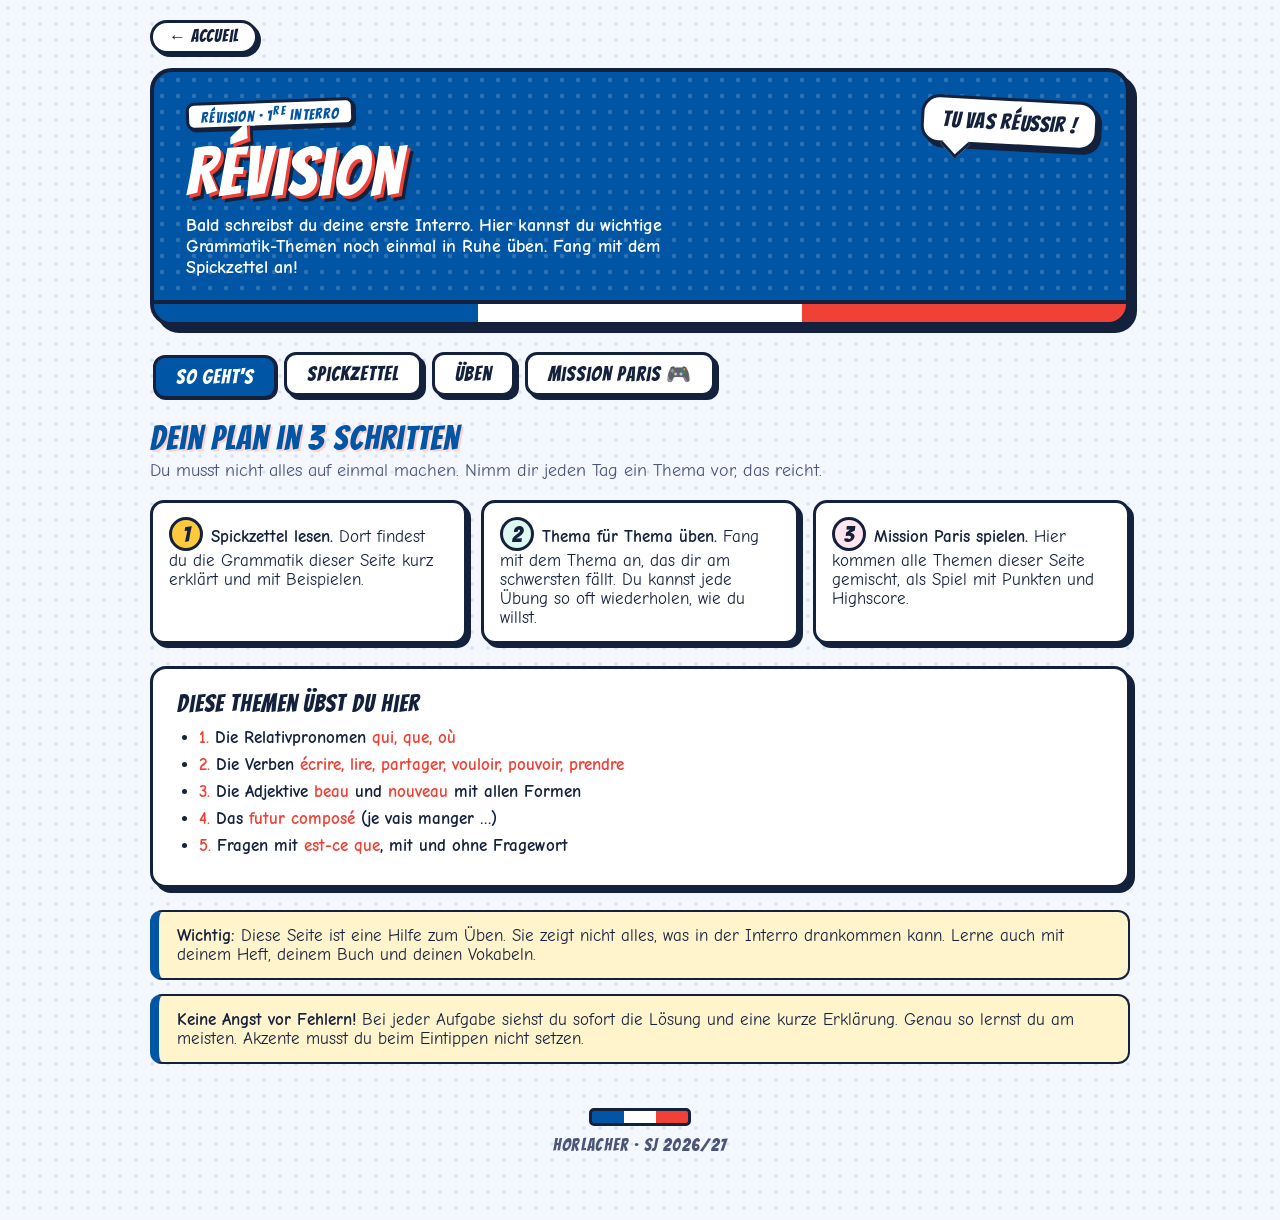
<file: interro1 (2).html>
<!DOCTYPE html>
<!--
  Original author: Horlacher (7a)
  Created: 2026-11-12
  This material was created for Horlacher's own French class (7a).
  Not authorized for redistribution under a different author's name.
-->
<html lang="de">
<head>
<meta charset="UTF-8">
<meta name="viewport" content="width=device-width, initial-scale=1">
<title>Révision : 1re interro — 7a</title>
<link rel="stylesheet" href="style.css">
<style>
  .plan{ display:grid; grid-template-columns:repeat(auto-fit,minmax(200px,1fr)); gap:14px; margin:0 0 22px; }
  .plan .step{ background:#fff; border:3px solid var(--ink); border-radius:14px; padding:14px 16px; box-shadow:4px 4px 0 var(--ink); }
  .plan .step b.n{ display:inline-block; font-family:'Bangers',cursive; font-weight:400; font-size:22px; width:34px; height:34px; line-height:30px; text-align:center; border:3px solid var(--ink); border-radius:50%; margin-right:8px; background:var(--gold); }
  .plan .step:nth-child(2) b.n{ background:var(--teal-bg); }
  .plan .step:nth-child(3) b.n{ background:var(--pink-bg); }
  table.mini td.fr-cell{ font-family:'IBM Plex Mono',monospace; color:var(--ink); }
  .verb-grid{ display:grid; grid-template-columns:repeat(auto-fit,minmax(250px,1fr)); gap:16px; }
  .ex{ font-family:'IBM Plex Mono',monospace; font-weight:600; font-size:15px; background:var(--blue-bg); border-radius:8px; padding:2px 6px; }
  /* ===== Mission Paris (Spiel) ===== */
  .game{ position:relative; background:linear-gradient(160deg,#1B2A55 0%,#0B1633 100%); border:4px solid var(--ink); border-radius:22px; box-shadow:7px 7px 0 var(--ink); padding:22px; color:#fff; overflow:hidden; min-height:460px; }
  .game::before{ content:""; position:absolute; inset:0; background-image:radial-gradient(rgba(255,255,255,.10) 1.5px, transparent 2px); background-size:18px 18px; pointer-events:none; }
  .game > *{ position:relative; }
  .g-screen{ text-align:center; }
  .g-screen[hidden]{ display:none; }
  .g-title{ font-family:'Bangers',cursive; font-size:clamp(40px,8vw,64px); letter-spacing:.04em; color:var(--gold); text-shadow:3px 3px 0 var(--rouge), 6px 6px 0 #000; margin:6px 0 2px; }
  .g-sub{ font-family:'Bangers',cursive; letter-spacing:.08em; font-size:20px; color:#C9D6FF; margin-bottom:16px; }
  .g-rules{ list-style:none; padding:0; margin:0 auto 18px; max-width:560px; text-align:left; }
  .g-rules li{ background:rgba(255,255,255,.08); border:2px solid rgba(255,255,255,.25); border-radius:12px; padding:9px 12px; margin-bottom:8px; font-weight:700; font-size:16px; }
  .g-ico{ display:inline-block; width:28px; }
  .g-best{ font-family:'Bangers',cursive; letter-spacing:.06em; font-size:19px; color:var(--gold); margin:6px 0 14px; min-height:22px; }
  .g-btn{ font-family:'Bangers',cursive; font-size:28px; letter-spacing:.06em; background:var(--gold); color:var(--ink); border:4px solid #000; border-radius:16px; padding:8px 34px; cursor:pointer; box-shadow:5px 5px 0 #000; transition:transform .1s, box-shadow .1s; }
  .g-btn:hover{ transform:translate(-2px,-2px); box-shadow:7px 7px 0 #000; }
  .g-btn:active{ transform:translate(3px,3px); box-shadow:1px 1px 0 #000; }
  .g-btn.small{ font-size:22px; padding:5px 24px; }
  .g-hud{ display:flex; align-items:center; gap:12px; margin-bottom:14px; }
  .g-lives{ font-size:26px; letter-spacing:2px; min-width:110px; }
  .g-lives .lost{ filter:grayscale(1); opacity:.3; }
  .g-combo{ flex:1; text-align:center; font-family:'Bangers',cursive; font-size:24px; letter-spacing:.06em; color:var(--orange); text-shadow:2px 2px 0 #000; }
  .g-combo.hot{ animation:pulse .6s ease infinite alternate; }
  @keyframes pulse{ from{transform:scale(1);} to{transform:scale(1.12);} }
  .g-score{ font-family:'Bangers',cursive; font-size:32px; letter-spacing:.04em; background:#fff; color:var(--ink); border:3px solid #000; border-radius:12px; padding:0 14px; box-shadow:3px 3px 0 #000; }
  .g-score small{ font-size:16px; }
  .g-track{ display:flex; align-items:center; margin:4px 4px 18px; }
  .g-st{ display:flex; flex-direction:column; align-items:center; font-size:12px; font-weight:700; color:#9FB0DD; width:58px; flex:none; }
  .g-st .dot{ width:34px; height:34px; border-radius:50%; border:3px solid #9FB0DD; display:flex; align-items:center; justify-content:center; font-size:18px; background:#1B2A55; margin-bottom:3px; }
  .g-st.done .dot{ background:var(--teal); border-color:#fff; }
  .g-st.now .dot{ background:var(--gold); border-color:#fff; transform:scale(1.18); box-shadow:0 0 0 4px rgba(255,201,61,.35); }
  .g-st.done, .g-st.now{ color:#fff; }
  .g-line{ flex:1; height:6px; background:#3A4A7A; border-radius:3px; margin:0 2px 18px; overflow:hidden; }
  .g-line i{ display:block; height:100%; width:0; background:var(--teal); transition:width .4s; }
  .g-qcard{ background:#fff; color:var(--ink); border:4px solid #000; border-radius:18px; padding:18px 20px; box-shadow:5px 5px 0 #000; }
  .g-qnum{ font-family:'Bangers',cursive; letter-spacing:.06em; font-size:17px; color:var(--ink-soft); }
  .g-timer{ height:12px; background:#E7EBF7; border:2px solid var(--ink); border-radius:8px; overflow:hidden; margin:6px 0 14px; }
  .g-timer-fill{ height:100%; width:100%; background:linear-gradient(90deg,var(--rouge),var(--gold),var(--teal)); background-size:300% 100%; background-position:100% 0; }
  .g-q{ font-family:'IBM Plex Mono',monospace; font-weight:700; font-size:clamp(17px,3.4vw,21px); margin-bottom:14px; line-height:1.4; }
  .g-opts{ display:grid; grid-template-columns:repeat(auto-fit,minmax(170px,1fr)); gap:10px; }
  .g-opt{ font-family:'IBM Plex Mono',monospace; font-weight:700; font-size:17px; background:var(--blue-bg); color:var(--ink); border:3px solid var(--ink); border-radius:12px; padding:12px 10px; cursor:pointer; box-shadow:3px 3px 0 var(--ink); transition:transform .08s; }
  .g-opt:hover:not(:disabled){ transform:translate(-1px,-1px); background:var(--gold-bg); }
  .g-opt:disabled{ cursor:default; }
  .g-opt.ok{ background:var(--teal); color:#fff; }
  .g-opt.no{ background:var(--rouge); color:#fff; animation:shake .35s; }
  @keyframes shake{ 0%,100%{transform:translateX(0);} 25%{transform:translateX(-6px);} 75%{transform:translateX(6px);} }
  .g-fb{ margin-top:14px; font-weight:700; font-size:16px; padding:10px 12px; border-radius:10px; border:2px solid var(--ink); }
  .g-fb.ok{ background:var(--teal-bg); }
  .g-fb.no{ background:var(--red-bg); }
  .g-next-row{ text-align:right; margin-top:10px; min-height:4px; }
  .g-pop{ position:absolute; left:50%; top:40%; transform:translate(-50%,-50%); font-family:'Bangers',cursive; font-size:44px; letter-spacing:.05em; color:var(--gold); text-shadow:3px 3px 0 #000; pointer-events:none; opacity:0; }
  .g-pop.show{ animation:popup 1s ease forwards; }
  @keyframes popup{ 0%{opacity:0; transform:translate(-50%,-30%) scale(.6);} 25%{opacity:1; transform:translate(-50%,-50%) scale(1.1);} 100%{opacity:0; transform:translate(-50%,-110%) scale(1);} }
  .g-banner{ position:absolute; inset:0; display:flex; flex-direction:column; align-items:center; justify-content:center; background:rgba(11,22,51,.88); z-index:5; font-family:'Bangers',cursive; text-align:center; animation:pop .25s ease; }
  .g-banner[hidden]{ display:none; }
  .g-banner .lv{ font-size:24px; letter-spacing:.1em; color:#C9D6FF; }
  .g-banner .city{ font-size:clamp(46px,10vw,76px); color:var(--gold); text-shadow:3px 3px 0 var(--rouge),6px 6px 0 #000; }
  .g-banner .em{ font-size:56px; }
  .g-rank{ font-family:'Bangers',cursive; font-size:30px; letter-spacing:.05em; color:#fff; margin-bottom:4px; }
  .g-stars{ font-size:44px; letter-spacing:6px; margin-bottom:10px; }
  .g-stars .off{ filter:grayscale(1); opacity:.3; }
  .g-stats{ display:flex; justify-content:center; gap:10px; flex-wrap:wrap; margin-bottom:8px; }
  .g-stats div{ background:rgba(255,255,255,.1); border:2px solid rgba(255,255,255,.3); border-radius:12px; padding:8px 14px; font-weight:700; }
  .g-stats b{ display:block; font-family:'Bangers',cursive; font-size:28px; color:var(--gold); letter-spacing:.04em; font-weight:400; }
  .g-tips{ background:#fff; color:var(--ink); border:3px solid #000; border-radius:14px; padding:12px 16px; margin:8px auto 18px; max-width:560px; text-align:left; font-weight:700; }
  .g-tips:empty{ display:none; }
  .g-tips a{ color:var(--bleu); text-decoration-color:var(--rouge); text-decoration-thickness:3px; }
  .g-confetti{ position:absolute; inset:0; pointer-events:none; overflow:hidden; z-index:6; }
  .g-confetti i{ position:absolute; top:-12px; width:10px; height:14px; border-radius:2px; animation:fall linear forwards; }
  @keyframes fall{ to{ transform:translateY(560px) rotate(720deg); opacity:.8; } }
  @media(max-width:560px){ .game{ padding:16px 12px; } .g-st{ width:44px; font-size:10px; } .g-st .dot{ width:28px; height:28px; font-size:15px; } .g-lives{ font-size:21px; min-width:84px; } .g-score{ font-size:26px; } }
</style>
</head>
<body>
<div class="wrap">
  <a class="home-link" href="index.html">← Accueil</a>

  <div class="hero">
    <div class="bubble">Tu vas réussir !</div>
    <div class="eyebrow">Révision · 1<sup>re</sup> interro</div>
    <h1>Révision</h1>
    <p>Bald schreibst du deine erste Interro. Hier kannst du wichtige Grammatik-Themen noch einmal in Ruhe üben. Fang mit dem Spickzettel an!</p>
  </div>

  <nav class="tabs">
    <button class="tab-btn active" data-tab="start">So geht's</button>
    <button class="tab-btn" data-tab="spick">Spickzettel</button>
    <button class="tab-btn" data-tab="uebung">Üben</button>
    <button class="tab-btn" data-tab="probe">Mission Paris 🎮</button>
  </nav>

  <!-- ===================== START ===================== -->
  <section class="panel active" id="start">
    <h2 class="section-head">Dein Plan in 3 Schritten</h2>
    <p class="section-lead">Du musst nicht alles auf einmal machen. Nimm dir jeden Tag ein Thema vor, das reicht.</p>

    <div class="plan">
      <div class="step"><b class="n">1</b><b>Spickzettel lesen.</b> Dort findest du die Grammatik dieser Seite kurz erklärt und mit Beispielen.</div>
      <div class="step"><b class="n">2</b><b>Thema für Thema üben.</b> Fang mit dem Thema an, das dir am schwersten fällt. Du kannst jede Übung so oft wiederholen, wie du willst.</div>
      <div class="step"><b class="n">3</b><b>Mission Paris spielen.</b> Hier kommen alle Themen dieser Seite gemischt, als Spiel mit Punkten und Highscore.</div>
    </div>

    <div class="card">
      <h3>Diese Themen übst du hier</h3>
      <ul class="rules-list">
        <li><b>1.</b> Die Relativpronomen <b>qui, que, où</b></li>
        <li><b>2.</b> Die Verben <b>écrire, lire, partager, vouloir, pouvoir, prendre</b></li>
        <li><b>3.</b> Die Adjektive <b>beau</b> und <b>nouveau</b> mit allen Formen</li>
        <li><b>4.</b> Das <b>futur composé</b> (je vais manger …)</li>
        <li><b>5.</b> Fragen mit <b>est-ce que</b>, mit und ohne Fragewort</li>
      </ul>
    </div>

    <div class="rule-box"><b>Wichtig:</b> Diese Seite ist eine Hilfe zum Üben. Sie zeigt nicht alles, was in der Interro drankommen kann. Lerne auch mit deinem Heft, deinem Buch und deinen Vokabeln.</div>

    <div class="rule-box"><b>Keine Angst vor Fehlern!</b> Bei jeder Aufgabe siehst du sofort die Lösung und eine kurze Erklärung. Genau so lernst du am meisten. Akzente musst du beim Eintippen nicht setzen.</div>
  </section>

  <!-- ===================== SPICKZETTEL ===================== -->
  <section class="panel" id="spick">
    <h2 class="section-head">Der Spickzettel</h2>
    <p class="section-lead">Die Grammatik dieser Seite auf einen Blick. Du kannst ihn auch ausdrucken.</p>
    <div class="flip-tools">
      <div class="hint">Beim Ausdrucken wird nur der Spickzettel gedruckt.</div>
      <button class="btn-big alt" id="printSpick" type="button">Spickzettel drucken</button>
    </div>

    <div class="print-area">
      <div class="card">
        <h3 class="sheet-title">1 · qui, que, où</h3>
        <table class="mini">
          <tr><th>Wort</th><th>Wann?</th><th>Beispiel</th></tr>
          <tr><td><b>qui</b></td><td>danach kommt ein <b>Verb</b><br><small>(qui ist das Subjekt)</small></td><td class="fr-cell">la fille <b>qui</b> chante</td></tr>
          <tr><td><b>que / qu'</b></td><td>danach kommt ein <b>Subjekt</b>: ein Nomen oder ein Personalpronomen (je, tu, il, Paul, ma mère …)<br><small>(que ist das Objekt)</small></td><td class="fr-cell">le livre <b>que</b> je lis<br>le gâteau <b>que</b> ma mère fait</td></tr>
          <tr><td><b>où</b></td><td>es geht um einen <b>Ort</b></td><td class="fr-cell">la ville <b>où</b> j'habite</td></tr>
        </table>
        <p class="matrix-note">Achtung: que wird vor a, e, i, o, u, h zu <b>qu'</b> (le film qu'il regarde). <b>qui</b> bleibt immer qui!</p>
      </div>

      <div class="card">
        <h3 class="sheet-title">2 · Die Verben</h3>
        <div class="verb-grid">
          <table class="mini">
            <tr><th></th><th>écrire</th><th>lire</th></tr>
            <tr><td>je / j'</td><td>écris</td><td>lis</td></tr>
            <tr><td>tu</td><td>écris</td><td>lis</td></tr>
            <tr><td>il / elle / on</td><td>écrit</td><td>lit</td></tr>
            <tr><td>nous</td><td>écri<b>v</b>ons</td><td>li<b>s</b>ons</td></tr>
            <tr><td>vous</td><td>écri<b>v</b>ez</td><td>li<b>s</b>ez</td></tr>
            <tr><td>ils / elles</td><td>écri<b>v</b>ent</td><td>li<b>s</b>ent</td></tr>
          </table>
          <table class="mini">
            <tr><th></th><th>vouloir</th><th>pouvoir</th></tr>
            <tr><td>je</td><td>veux</td><td>peux</td></tr>
            <tr><td>tu</td><td>veux</td><td>peux</td></tr>
            <tr><td>il / elle / on</td><td>veut</td><td>peut</td></tr>
            <tr><td>nous</td><td>voulons</td><td>pouvons</td></tr>
            <tr><td>vous</td><td>voulez</td><td>pouvez</td></tr>
            <tr><td>ils / elles</td><td><b>veu</b>lent</td><td><b>peu</b>vent</td></tr>
          </table>
          <table class="mini">
            <tr><th></th><th>prendre</th><th>partager</th></tr>
            <tr><td>je</td><td>prends</td><td>partage</td></tr>
            <tr><td>tu</td><td>prends</td><td>partages</td></tr>
            <tr><td>il / elle / on</td><td>prend</td><td>partage</td></tr>
            <tr><td>nous</td><td>prenons</td><td>parta<b>ge</b>ons</td></tr>
            <tr><td>vous</td><td>prenez</td><td>partagez</td></tr>
            <tr><td>ils / elles</td><td>pre<b>nn</b>ent</td><td>partagent</td></tr>
          </table>
        </div>
        <p class="matrix-note">Nach vouloir und pouvoir kommt der Infinitiv: Je <b>veux</b> jouer. Tu <b>peux</b> venir ?</p>
      </div>

      <div class="sheet-grid" style="margin-bottom:22px;">
        <div class="card">
          <h3 class="sheet-title">3 · beau und nouveau</h3>
          <table class="mini">
            <tr><th></th><th>beau</th><th>nouveau</th></tr>
            <tr><td>männlich</td><td>un beau vélo</td><td>un nouveau vélo</td></tr>
            <tr><td>männl. + Vokal</td><td>un <b>bel</b> ami</td><td>un <b>nouvel</b> ami</td></tr>
            <tr><td>weiblich</td><td>une belle robe</td><td>une nouvelle robe</td></tr>
            <tr><td>männl. Plural</td><td>de beau<b>x</b> vélos</td><td>de nouveau<b>x</b> vélos</td></tr>
            <tr><td>weibl. Plural</td><td>de belles robes</td><td>de nouvelles robes</td></tr>
          </table>
          <p class="matrix-note">beau und nouveau stehen <b>vor</b> dem Nomen.</p>
        </div>
        <div class="card">
          <h3 class="sheet-title">4 · Das futur composé</h3>
          <p><b>aller</b> + <b>Infinitiv</b> = „ich werde …“</p>
          <table class="mini">
            <tr><th></th><th>aller</th><th>+ Infinitiv</th></tr>
            <tr><td>je</td><td>vais</td><td>manger</td></tr>
            <tr><td>tu</td><td>vas</td><td>jouer</td></tr>
            <tr><td>il / elle / on</td><td>va</td><td>lire</td></tr>
            <tr><td>nous</td><td>allons</td><td>partir</td></tr>
            <tr><td>vous</td><td>allez</td><td>écrire</td></tr>
            <tr><td>ils / elles</td><td>vont</td><td>venir</td></tr>
          </table>
          <p class="matrix-note">Verneinung: ne … pas um <b>aller</b>: Je <b>ne</b> vais <b>pas</b> venir.</p>
        </div>
      </div>

      <div class="card">
        <h3 class="sheet-title">5 · Fragen mit est-ce que</h3>
        <table class="mini">
          <tr><th>Frage</th><th>Deutsch</th><th>Beispiel</th></tr>
          <tr><td><b>Est-ce que</b> …</td><td>Ja/Nein-Frage</td><td class="fr-cell">Est-ce que tu aimes le foot ?</td></tr>
          <tr><td><b>Qu'est-ce que</b> …</td><td>Was?</td><td class="fr-cell">Qu'est-ce que tu fais ?</td></tr>
          <tr><td><b>Où est-ce que</b> …</td><td>Wo? Wohin?</td><td class="fr-cell">Où est-ce que tu habites ?</td></tr>
          <tr><td><b>Quand est-ce que</b> …</td><td>Wann?</td><td class="fr-cell">Quand est-ce qu'il arrive ?</td></tr>
          <tr><td><b>Pourquoi est-ce que</b> …</td><td>Warum?</td><td class="fr-cell">Pourquoi est-ce que tu ris ?</td></tr>
          <tr><td><b>Comment est-ce que</b> …</td><td>Wie?</td><td class="fr-cell">Comment est-ce que tu vas à l'école ?</td></tr>
          <tr><td><b>À quelle heure est-ce que</b> …</td><td>Um wie viel Uhr?</td><td class="fr-cell">À quelle heure est-ce que le film commence ?</td></tr>
        </table>
        <p class="matrix-note">Vor il, elle, on wird est-ce que zu <b>est-ce qu'</b>. Danach geht der Satz ganz normal weiter: Subjekt + Verb.</p>
      </div>
    </div>
  </section>

  <!-- ===================== ÜBEN ===================== -->
  <section class="panel" id="uebung">
    <h2 class="section-head">Thema für Thema üben</h2>
    <p class="section-lead">Such dir ein Thema aus. Fang am besten mit dem an, bei dem du dich noch unsicher fühlst.</p>

    <div class="subnav-group">
      <div class="subnav">
        <button class="subnav-btn active c-a" data-target="u-rel" type="button">qui · que · où</button>
        <button class="subnav-btn c-b" data-target="u-vtab" type="button">Verben: Tabelle</button>
        <button class="subnav-btn c-c" data-target="u-vsatz" type="button">Verben im Satz</button>
        <button class="subnav-btn c-reg" data-target="u-adj" type="button">beau · nouveau</button>
        <button class="subnav-btn c-irr" data-target="u-fut" type="button">futur composé</button>
        <button class="subnav-btn c-a" data-target="u-q" type="button">est-ce que</button>
      </div>

      <div class="subpanel active" id="u-rel">
        <div class="rule-box" style="margin-top:0;"><b>Frag dich:</b> Was kommt danach? Ein Verb → <i>qui</i>. Ein Subjekt, also ein Nomen oder ein Personalpronomen (je, tu, il, Paul, ma mère …) → <i>que</i>. Es geht um einen Ort → <i>où</i>.</div>
        <div class="quiz" data-set="rel"></div>
      </div>
      <div class="subpanel" id="u-vtab">
        <div class="rule-box" style="margin-top:0;"><b>Das übst du:</b> Alle sechs Formen eines Verbs. Tipp: Sprich die Formen beim Eintippen leise mit.</div>
        <div class="quiz" data-set="vtab"></div>
      </div>
      <div class="subpanel" id="u-vsatz">
        <div class="rule-box" style="margin-top:0;"><b>Das übst du:</b> Die richtige Verbform im Satz. Schau zuerst: Wer macht etwas?</div>
        <div class="quiz" data-set="vsatz"></div>
      </div>
      <div class="subpanel" id="u-adj">
        <div class="rule-box" style="margin-top:0;"><b>Frag dich:</b> Ist das Nomen männlich oder weiblich? Einzahl oder Mehrzahl? Fängt es mit einem Vokal an?</div>
        <div class="quiz" data-set="adj"></div>
      </div>
      <div class="subpanel" id="u-fut">
        <div class="rule-box" style="margin-top:0;"><b>Das übst du:</b> aller (vais, vas, va, allons, allez, vont) + Infinitiv.</div>
        <div class="quiz" data-set="fut"></div>
      </div>
      <div class="subpanel" id="u-q">
        <div class="rule-box" style="margin-top:0;"><b>Tipp:</b> Lies zuerst die Antwort. Sie verrät dir, welches Fragewort du brauchst.</div>
        <div class="quiz" data-set="q"></div>
      </div>
    </div>
  </section>

  <!-- ===================== PROBE / SPIEL ===================== -->
  <section class="panel" id="probe">
    <h2 class="section-head">Mission Paris</h2>
    <p class="section-lead">Die Probe-Interro als Spiel: alle Themen dieser Seite gemischt. Reise von Dresden bis zum Eiffelturm, sammle Punkte und knack deinen Highscore!</p>

    <div class="game" id="game">
      <!-- Startbildschirm -->
      <div class="g-screen" id="gStart">
        <div class="g-title">Mission Paris</div>
        <div class="g-sub">15 Fragen · 5 Stationen · 3 Leben</div>
        <ul class="g-rules">
          <li><span class="g-ico">❤️</span> Du hast <b>3 Leben</b>. Bei einem Fehler verlierst du eins.</li>
          <li><span class="g-ico">⚡</span> Antworte schnell: Je mehr vom <b>Blitz-Balken</b> übrig ist, desto mehr Bonuspunkte.</li>
          <li><span class="g-ico">🔥</span> Mehrere Richtige hintereinander geben einen <b>Combo</b>: ×2 ab 3, ×3 ab 5 richtigen Antworten.</li>
          <li><span class="g-ico">💖</span> Bei <b>5 Richtigen in Folge</b> bekommst du ein Leben zurück.</li>
        </ul>
        <div class="g-best" id="gBestStart"></div>
        <button class="g-btn" id="gGo" type="button">Los geht's !</button>
      </div>

      <!-- Spielbildschirm -->
      <div class="g-screen" id="gPlay" hidden>
        <div class="g-hud">
          <div class="g-lives" id="gLives" aria-label="Leben"></div>
          <div class="g-combo" id="gCombo"></div>
          <div class="g-score"><span id="gScore">0</span> <small>Pkt.</small></div>
        </div>

        <div class="g-track" id="gTrack"></div>

        <div class="g-qcard">
          <div class="g-qnum" id="gQnum"></div>
          <div class="g-timer"><div class="g-timer-fill" id="gTimer"></div></div>
          <div class="g-q" id="gQ"></div>
          <div class="g-opts" id="gOpts"></div>
          <div class="g-fb" id="gFb" hidden></div>
          <div class="g-next-row"><button class="g-btn small" id="gNext" type="button" hidden>Weiter ›</button></div>
        </div>
        <div class="g-pop" id="gPop"></div>
      </div>

      <!-- Level-Banner -->
      <div class="g-banner" id="gBanner" hidden></div>

      <!-- Endbildschirm -->
      <div class="g-screen" id="gEnd" hidden>
        <div class="g-title" id="gEndTitle"></div>
        <div class="g-rank" id="gRank"></div>
        <div class="g-stars" id="gStars"></div>
        <div class="g-stats" id="gStats"></div>
        <div class="g-best" id="gBestEnd"></div>
        <div class="g-tips" id="gTips"></div>
        <button class="g-btn" id="gAgain" type="button">Nochmal spielen</button>
      </div>
      <div class="g-confetti" id="gConfetti"></div>
    </div>
  </section>

  <footer class="foot">Horlacher · SJ 2026/27</footer>
</div>

<script src="engine.js"></script>
<script>
document.getElementById('printSpick').addEventListener('click', ()=>{
  document.body.classList.add('printing-spick');
  const done = ()=>{ document.body.classList.remove('printing-spick'); window.removeEventListener('afterprint', done); };
  window.addEventListener('afterprint', done);
  window.print();
});

const SETS = {
  rel: [
    { t:'mc', q:"C'est la fille ______ habite à côté.", o:["qui","que","où"], c:0, e:"Danach kommt das Verb habite: qui." },
    { t:'mc', q:"Voilà le livre ______ je lis.", o:["qui","que","où"], c:1, e:"Danach kommt das Subjekt je: que." },
    { t:'mc', q:"C'est la ville ______ j'habite.", o:["qui","que","où"], c:2, e:"Es geht um einen Ort: où." },
    { t:'mc', q:"Le garçon ______ joue au foot s'appelle Léo.", o:["qui","que","où"], c:0, e:"Danach kommt das Verb joue: qui." },
    { t:'mc', q:"C'est la BD ______ il préfère.", o:["que","qu'","qui"], c:1, e:"Danach kommt das Subjekt il, das mit Vokal beginnt: qu'." },
    { t:'mc', q:"Voilà le collège ______ mon frère travaille.", o:["qui","que","où"], c:2, e:"Das collège ist ein Ort: où." },
    { t:'fill', q:"J'ai une copine ______ aime la musique.", a:["qui"], e:"Danach kommt das Verb aime: qui." },
    { t:'mc', q:"Le gâteau ______ ma mère fait est délicieux.", o:["qui","que","où"], c:1, e:"Danach kommt das Subjekt ma mère (ein Nomen): que." },
    { t:'fill', q:"C'est le film ______ tu regardes ?", a:["que"], e:"Danach kommt das Subjekt tu: que." },
    { t:'fill', q:"Paris est la ville ______ nous allons cet été.", a:["où","ou"], e:"Paris ist ein Ort: où." },
    { t:'fill', q:"Le chien ______ elle a s'appelle Max.", a:["qu'","qu"], e:"Danach kommt das Subjekt elle, das mit Vokal beginnt: qu'." },
    { t:'fill', q:"Le prof ______ est sympa, c'est M. Martin.", a:["qui"], e:"Danach kommt das Verb est: qui." },
    { t:'puz', de:"Das ist das Buch, das ich lese.", w:["C'est","le","livre","que","je","lis"] }
  ],
  vtab: [
    { t:'gap', q:"<b>écrire:</b> j'___ · tu ___ · il ___ · nous ___ · vous ___ · ils ___", g:[["écris"],["écris"],["écrit"],["écrivons"],["écrivez"],["écrivent"]], e:"Im Plural kommt ein v dazu: écrivons, écrivez, écrivent." },
    { t:'gap', q:"<b>lire:</b> je ___ · tu ___ · elle ___ · nous ___ · vous ___ · elles ___", g:[["lis"],["lis"],["lit"],["lisons"],["lisez"],["lisent"]], e:"Im Plural kommt ein s dazu: lisons, lisez, lisent." },
    { t:'gap', q:"<b>vouloir:</b> je ___ · tu ___ · il ___ · nous ___ · vous ___ · ils ___", g:[["veux"],["veux"],["veut"],["voulons"],["voulez"],["veulent"]], e:"Achtung bei ils: veulent." },
    { t:'gap', q:"<b>pouvoir:</b> je ___ · tu ___ · on ___ · nous ___ · vous ___ · ils ___", g:[["peux"],["peux"],["peut"],["pouvons"],["pouvez"],["peuvent"]], e:"Achtung bei ils: peuvent." },
    { t:'gap', q:"<b>prendre:</b> je ___ · tu ___ · il ___ · nous ___ · vous ___ · ils ___", g:[["prends"],["prends"],["prend"],["prenons"],["prenez"],["prennent"]], e:"Achtung bei ils: prennent mit zwei n." },
    { t:'gap', q:"<b>partager:</b> je ___ · tu ___ · elle ___ · nous ___ · vous ___ · elles ___", g:[["partage"],["partages"],["partage"],["partageons"],["partagez"],["partagent"]], e:"Bei nous bleibt das e: partageons." }
  ],
  vsatz: [
    { t:'mc', q:"Nous ______ une lettre à Paul. (écrire)", o:["écrivons","écrisons","écrivez"], c:0, e:"nous écrivons, mit v." },
    { t:'mc', q:"Ils ______ une BD. (lire)", o:["lisent","lient","lit"], c:0, e:"ils lisent, mit s." },
    { t:'mc', q:"Tu ______ venir avec moi ? (vouloir)", o:["veux","veut","voulez"], c:0, e:"tu veux, mit x." },
    { t:'mc', q:"Elles ne ______ pas venir. (pouvoir)", o:["peuvent","pouvent","peut"], c:0, e:"elles peuvent." },
    { t:'mc', q:"Vous ______ le bus ? (prendre)", o:["prenez","prendez","prennez"], c:0, e:"vous prenez, ohne d und mit einem n." },
    { t:'mc', q:"Nous ______ une pizza. (partager)", o:["partageons","partagons","partagez"], c:0, e:"nous partageons: das e bleibt." },
    { t:'fill', q:"Elle ______ un SMS à sa copine. (écrire)", a:["écrit","ecrit"], e:"il/elle écrit, mit t." },
    { t:'fill', q:"Je ______ un jus d'orange. (prendre)", a:["prends"], e:"je prends, mit s." },
    { t:'fill', q:"Ils ______ jouer au foot. (vouloir)", a:["veulent"], e:"ils veulent." },
    { t:'fill', q:"On ______ aller au cinéma. (pouvoir)", a:["peut"], e:"on peut, wie il und elle." },
    { t:'fill', q:"Vous ______ beaucoup de livres ! (lire)", a:["lisez"], e:"vous lisez." },
    { t:'fill', q:"Mes parents ______ un taxi. (prendre)", a:["prennent"], e:"Mes parents = ils, also prennent." }
  ],
  adj: [
    { t:'mc', q:"C'est un ______ vélo.", o:["beau","bel","belle"], c:0, e:"vélo ist männlich und fängt mit v an: beau." },
    { t:'mc', q:"C'est un ______ ami.", o:["beau","bel","belle"], c:1, e:"ami ist männlich und fängt mit Vokal an: bel." },
    { t:'mc', q:"Elle a une ______ maison.", o:["beau","bel","belle"], c:2, e:"maison ist weiblich: belle." },
    { t:'mc', q:"J'ai un ______ ordinateur.", o:["nouveau","nouvel","nouvelle"], c:1, e:"ordinateur ist männlich und fängt mit Vokal an: nouvel." },
    { t:'mc', q:"Regarde les ______ vélos !", o:["nouveaux","nouveau","nouvelles"], c:0, e:"männlich Plural: nouveaux mit x." },
    { t:'mc', q:"Ce sont de ______ photos.", o:["beaux","belles","bels"], c:1, e:"photo ist weiblich, Plural: belles." },
    { t:'fill', q:"C'est une ______ copine. (nouveau)", a:["nouvelle"], e:"copine ist weiblich: nouvelle." },
    { t:'fill', q:"Il y a un ______ élève dans la classe. (nouveau)", a:["nouvel"], e:"élève (Junge) fängt mit Vokal an: nouvel." },
    { t:'fill', q:"Il a de ______ yeux. (beau)", a:["beaux"], e:"yeux ist männlich Plural: beaux." },
    { t:'fill', q:"Voilà mon ______ T-shirt. (nouveau)", a:["nouveau"], e:"T-shirt ist männlich und fängt mit T an: nouveau." },
    { t:'fill', q:"Paris est une ______ ville. (beau)", a:["belle"], e:"ville ist weiblich: belle." },
    { t:'fill', q:"Nous avons de ______ chaussures. (nouveau)", a:["nouvelles"], e:"chaussure ist weiblich, Plural: nouvelles." }
  ],
  fut: [
    { t:'mc', q:"Demain, je ______ au cinéma.", o:["vais aller","va aller","vais allé"], c:0, e:"je vais + Infinitiv aller." },
    { t:'mc', q:"Ce soir, nous ______ un film.", o:["allons regarder","allons regardons","allez regarder"], c:0, e:"nous allons + Infinitiv regarder." },
    { t:'mc', q:"Ils ______ leurs devoirs.", o:["vont faire","va faire","vont font"], c:0, e:"ils vont + Infinitiv faire." },
    { t:'mc', q:"Wie heißt die Verneinung? „Je vais partir.“", o:["Je ne vais pas partir.","Je vais ne pas partir.","Je ne vais partir pas."], c:0, e:"ne … pas steht um vais." },
    { t:'fill', q:"Tu ______ manger chez Paul ? (aller)", a:["vas"], e:"tu vas." },
    { t:'fill', q:"Elle ______ écrire une lettre. (aller)", a:["va"], e:"elle va." },
    { t:'fill', q:"Vous ______ prendre le train ? (aller)", a:["allez"], e:"vous allez." },
    { t:'gap', q:"Samedi, mes copains ___ ___ au foot. (jouer)", g:[["vont"],["jouer"]], e:"mes copains = ils: vont jouer." },
    { t:'gap', q:"Demain, nous ___ ___ nos grands-parents. (voir)", g:[["allons"],["voir"]], e:"nous allons voir." },
    { t:'puz', de:"Ich werde morgen ein Buch lesen.", w:["Je","vais","lire","un","livre","demain"] },
    { t:'puz', de:"Wir werden nicht ins Schwimmbad gehen.", w:["Nous","n'allons","pas","aller","à","la","piscine"] }
  ],
  q: [
    { t:'mc', q:"______ tu habites ? – À Dresde.", o:["Où est-ce que","Qu'est-ce que","Est-ce que"], c:0, e:"Die Antwort ist ein Ort: Où est-ce que." },
    { t:'mc', q:"______ tu fais ce soir ? – Je lis.", o:["Qu'est-ce que","Où est-ce que","Est-ce que"], c:0, e:"Die Antwort sagt, was man macht: Qu'est-ce que." },
    { t:'mc', q:"______ tu aimes le foot ? – Oui, beaucoup !", o:["Est-ce que","Qu'est-ce que","Où est-ce que"], c:0, e:"Antwort Oui/Non: Est-ce que." },
    { t:'mc', q:"______ elle arrive ? – Demain matin.", o:["Quand est-ce qu'","Où est-ce qu'","Qu'est-ce qu'"], c:0, e:"Die Antwort ist eine Zeit: Quand est-ce qu'." },
    { t:'mc', q:"______ tu es triste ? – Parce que mon chat est malade.", o:["Pourquoi est-ce que","Comment est-ce que","Quand est-ce que"], c:0, e:"Die Antwort beginnt mit parce que: Pourquoi est-ce que." },
    { t:'mc', q:"______ tu vas à l'école ? – À vélo.", o:["Comment est-ce que","Pourquoi est-ce que","Où est-ce que"], c:0, e:"Wie? Comment est-ce que." },
    { t:'mc', q:"______ il a un chien ? – Non, un chat.", o:["Est-ce qu'","Est-ce que","Qu'est-ce qu'"], c:0, e:"Ja/Nein-Frage, vor il: Est-ce qu'." },
    { t:'fill', q:"______ est-ce que le cours commence ? – À huit heures.", a:["À quelle heure","a quelle heure"], e:"Um wie viel Uhr? À quelle heure." },
    { t:'fill', q:"______ tu veux manger ? – Une pizza ! (Was?)", a:["Qu'est-ce que","qu est-ce que","qu'est ce que"], e:"Was? Qu'est-ce que." },
    { t:'fill', q:"______ vous allez en vacances ? – En France. (Wohin?)", a:["Où est-ce que","ou est-ce que","où est ce que"], e:"Wohin? Où est-ce que." },
    { t:'puz', de:"Wo wohnst du?", w:["Où","est-ce","que","tu","habites","?"] },
    { t:'puz', de:"Was liest du?", w:["Qu'est-ce","que","tu","lis","?"] }
  ]
};
document.querySelectorAll('.quiz').forEach(el=>mountQuiz(el, SETS[el.dataset.set], {manual:true}));
// ===================== MISSION PARIS (Spiel) =====================
(function(){
const TOPICS = {
  rel:{ name:"qui · que · où", tab:"u-rel" },
  verb:{ name:"die Verben", tab:"u-vsatz" },
  adj:{ name:"beau · nouveau", tab:"u-adj" },
  fut:{ name:"das futur composé", tab:"u-fut" },
  q:{ name:"Fragen mit est-ce que", tab:"u-q" }
};
const POOL = [
  { k:'rel', q:"Voilà le garçon ___ je préfère.", o:["que","qui","où"], e:"Danach kommt das Subjekt je: que." },
  { k:'rel', q:"C'est le parc ___ nous jouons.", o:["où","qui","que"], e:"Der Park ist ein Ort: où." },
  { k:'rel', q:"J'ai une sœur ___ chante bien.", o:["qui","que","où"], e:"Danach kommt das Verb chante: qui." },
  { k:'rel', q:"Le film ___ il regarde est drôle.", o:["qu'","que","qui"], e:"Danach kommt das Subjekt il, das mit Vokal beginnt: qu'." },
  { k:'rel', q:"C'est le magasin ___ ma mère travaille.", o:["où","que","qui"], e:"Der Laden ist ein Ort: où." },
  { k:'rel', q:"Le prof ___ arrive s'appelle M. Petit.", o:["qui","que","qu'"], e:"Danach kommt das Verb arrive: qui. qui bleibt immer qui." },
  { k:'rel', q:"La BD ___ tu lis est super.", o:["que","qui","où"], e:"Danach kommt das Subjekt tu: que." },
  { k:'rel', q:"Le gâteau ___ ma mère fait est délicieux.", o:["que","qui","où"], e:"Danach kommt das Subjekt ma mère (ein Nomen): que." },
  { k:'rel', q:"Voilà la photo ___ Léa préfère.", o:["que","qui","où"], e:"Danach kommt das Subjekt Léa: que." },
  { k:'verb', q:"Nous ___ des romans. (lire)", o:["lisons","lions","lisez"], e:"nous lisons, mit s." },
  { k:'verb', q:"Ils ___ le métro. (prendre)", o:["prennent","prendent","prenent"], e:"ils prennent, mit zwei n." },
  { k:'verb', q:"Tu ___ m'aider ? (pouvoir)", o:["peux","peut","pouvez"], e:"tu peux, mit x." },
  { k:'verb', q:"Vous ___ un e-mail. (écrire)", o:["écrivez","écrisez","écrivons"], e:"vous écrivez, mit v." },
  { k:'verb', q:"Nous ___ nos BD. (partager)", o:["partageons","partagons","partagent"], e:"nous partageons: das e bleibt." },
  { k:'verb', q:"Elles ___ jouer dehors. (vouloir)", o:["veulent","voulent","veut"], e:"elles veulent." },
  { k:'verb', q:"Il ___ une lettre à sa grand-mère. (écrire)", o:["écrit","écris","écrivent"], e:"il écrit, mit t." },
  { k:'verb', q:"Mes copains ne ___ pas venir. (pouvoir)", o:["peuvent","pouvent","peut"], e:"Mes copains = ils: peuvent." },
  { k:'adj', q:"C'est un ___ hôtel.", o:["bel","beau","belle"], e:"männlich, und hôtel fängt mit h an: bel." },
  { k:'adj', q:"J'ai une ___ trousse.", o:["nouvelle","nouveau","nouvel"], e:"trousse ist weiblich: nouvelle." },
  { k:'adj', q:"Ce sont de ___ livres.", o:["beaux","beau","belles"], e:"männlich Plural: beaux." },
  { k:'adj', q:"Voilà mon ___ ami Hugo.", o:["nouvel","nouveau","nouvelle"], e:"ami ist männlich und fängt mit Vokal an: nouvel." },
  { k:'adj', q:"Quelle ___ robe !", o:["belle","beau","bel"], e:"robe ist weiblich: belle." },
  { k:'adj', q:"Il a un ___ vélo rouge.", o:["nouveau","nouvel","nouvelle"], e:"vélo ist männlich und fängt mit v an: nouveau." },
  { k:'adj', q:"Elles ont de ___ chaussures.", o:["belles","beaux","bels"], e:"chaussure ist weiblich, Plural: belles." },
  { k:'fut', q:"Demain, je ___ mes devoirs.", o:["vais faire","va faire","vais fais"], e:"je vais + Infinitiv faire." },
  { k:'fut', q:"Ce soir, nous ___ au restaurant.", o:["allons manger","allez manger","allons mangeons"], e:"nous allons + Infinitiv." },
  { k:'fut', q:"Verneine: Elle va venir.", o:["Elle ne va pas venir.","Elle va ne pas venir.","Elle ne va venir pas."], e:"ne … pas steht um va." },
  { k:'fut', q:"Samedi, ils ___ au foot.", o:["vont jouer","va jouer","vont joue"], e:"ils vont + Infinitiv jouer." },
  { k:'fut', q:"Tu ___ lire ce livre ?", o:["vas","va","vais"], e:"tu vas." },
  { k:'fut', q:"Vous ___ prendre le train.", o:["allez","allons","vont"], e:"vous allez." },
  { k:'fut', q:"Ich werde fernsehen.", o:["Je vais regarder la télé.","Je regarde la télé.","Je vais regardé la télé."], e:"futur composé: je vais + Infinitiv regarder." },
  { k:'q', q:"___ tu rentres ? – À six heures.", o:["À quelle heure est-ce que","Où est-ce que","Qu'est-ce que"], e:"Die Antwort ist eine Uhrzeit." },
  { k:'q', q:"___ tu habites ? – À Dresde.", o:["Où est-ce que","Quand est-ce que","Qu'est-ce que"], e:"Die Antwort ist ein Ort." },
  { k:'q', q:"___ tu fais samedi ? – Je joue au foot.", o:["Qu'est-ce que","Est-ce que","Où est-ce que"], e:"Was machst du? Qu'est-ce que." },
  { k:'q', q:"___ elle a un chat ? – Oui.", o:["Est-ce qu'","Qu'est-ce qu'","Est-ce que"], e:"Ja/Nein-Frage, vor elle: Est-ce qu'." },
  { k:'q', q:"___ tu ris ? – Parce que c'est drôle !", o:["Pourquoi est-ce que","Comment est-ce que","Où est-ce que"], e:"Antwort mit parce que: Pourquoi." },
  { k:'q', q:"___ tu vas à l'école ? – En bus.", o:["Comment est-ce que","Quand est-ce que","Pourquoi est-ce que"], e:"Wie? Comment." },
  { k:'q', q:"___ les vacances commencent ? – En décembre.", o:["Quand est-ce que","Où est-ce que","Qu'est-ce que"], e:"Die Antwort ist eine Zeit: Quand." }
];
const STATIONS = [
  { city:"Dresde", em:"🏰" }, { city:"Strasbourg", em:"⛪" }, { city:"Reims", em:"🥐" },
  { city:"Versailles", em:"👑" }, { city:"Paris", em:"🗼" }
];
const PER = 3, TIME = 12000, KEY = 'mp7a_highscore';
const $ = id => document.getElementById(id);
function mix(a){ a = a.slice(); for(let i=a.length-1;i>0;i--){ const j=Math.floor(Math.random()*(i+1)); [a[i],a[j]]=[a[j],a[i]]; } return a; }
function getBest(){ try{ return parseInt(localStorage.getItem(KEY)) || 0; }catch(e){ return 0; } }
function setBest(v){ try{ localStorage.setItem(KEY, v); }catch(e){} }

let qs, cur, lives, score, streak, bestStreak, right, errs, t0, raf, answered;

function showBest(){
  const b = getBest();
  const txt = b ? `🏆 Dein Highscore: ${b} Punkte` : '';
  $('gBestStart').textContent = txt;
}
function show(id){ ['gStart','gPlay','gEnd'].forEach(s=>$(s).hidden = (s!==id)); }

function start(){
  const by = {}; POOL.forEach(p=>(by[p.k] = by[p.k] || []).push(p));
  // je Station ein Thema-Mix: aus jedem Thema 3 Fragen, dann gemischt
  let pick = []; Object.keys(by).forEach(k=>pick = pick.concat(mix(by[k]).slice(0,PER)));
  qs = mix(pick);
  cur = 0; lives = 3; score = 0; streak = 0; bestStreak = 0; right = 0; errs = {};
  $('gScore').textContent = 0;
  show('gPlay'); drawTrack(); drawLives(); drawCombo();
  banner(0, ()=>render());
}

function drawTrack(){
  const lvl = Math.floor(cur/PER);
  $('gTrack').innerHTML = STATIONS.map((s,i)=>{
    const cls = i < lvl ? 'done' : (i === lvl ? 'now' : '');
    const st = `<div class="g-st ${cls}"><div class="dot">${s.em}</div>${s.city}</div>`;
    if(i === STATIONS.length-1) return st;
    const fill = i < lvl ? 100 : (i === lvl ? Math.round((cur%PER)/PER*100) : 0);
    return st + `<div class="g-line"><i style="width:${fill}%"></i></div>`;
  }).join('');
}
function drawLives(){
  $('gLives').innerHTML = [0,1,2].map(i=>`<span class="${i<lives?'':'lost'}">❤️</span>`).join('');
}
function mult(){ return streak >= 5 ? 3 : (streak >= 3 ? 2 : 1); }
function drawCombo(){
  const c = $('gCombo');
  if(streak >= 3){ c.textContent = `🔥 Combo ×${mult()}`; c.classList.add('hot'); }
  else { c.textContent = streak ? `${streak} richtig in Folge` : ''; c.classList.remove('hot'); }
}
function pop(text){
  const p = $('gPop'); p.textContent = text; p.classList.remove('show'); void p.offsetWidth; p.classList.add('show');
}
function banner(lvl, cb){
  const s = STATIONS[lvl], b = $('gBanner');
  b.innerHTML = `<div class="lv">Station ${lvl+1} von ${STATIONS.length}</div><div class="em">${s.em}</div><div class="city">${s.city}</div>`;
  b.hidden = false;
  setTimeout(()=>{ b.hidden = true; cb(); }, 1300);
}

function render(){
  const it = qs[cur]; answered = false;
  drawTrack();
  $('gQnum').textContent = `Frage ${cur+1} von ${qs.length} · ${TOPICS[it.k].name}`;
  $('gQ').textContent = it.q;
  $('gFb').hidden = true; $('gNext').hidden = true;
  const box = $('gOpts'); box.innerHTML = '';
  mix(it.o.map((_,i)=>i)).forEach(i=>{
    const b = document.createElement('button'); b.type = 'button'; b.className = 'g-opt'; b.textContent = it.o[i];
    b.addEventListener('click', ()=>answer(i, b)); box.appendChild(b);
  });
  t0 = performance.now(); tick();
}
function tick(){
  const left = Math.max(0, 1 - (performance.now()-t0)/TIME);
  const f = $('gTimer'); f.style.width = (left*100)+'%'; f.style.backgroundPosition = (left*100)+'% 0';
  if(left > 0 && !answered) raf = requestAnimationFrame(tick);
}
function answer(i, btn){
  if(answered) return; answered = true; cancelAnimationFrame(raf);
  const it = qs[cur], ok = (i === 0);
  const left = Math.max(0, 1 - (performance.now()-t0)/TIME);
  document.querySelectorAll('.g-opt').forEach(b=>{ b.disabled = true; if(b.textContent === it.o[0]) b.classList.add('ok'); });
  const fb = $('gFb'); fb.hidden = false;
  if(ok){
    streak++; right++; bestStreak = Math.max(bestStreak, streak);
    const bonus = Math.round(left*50), pts = (100 + bonus) * mult();
    score += pts; $('gScore').textContent = score;
    fb.className = 'g-fb ok'; fb.textContent = `✓ Richtig! +${pts} Punkte` + (bonus ? ` (⚡ Blitz-Bonus ${bonus})` : '') + '. ' + it.e;
    if(streak === 5 && lives < 3){ lives++; drawLives(); pop('💖 +1 Leben!'); }
    else if(streak === 3 || streak === 5){ pop(`Combo ×${mult()}!`); }
    else pop(left > .6 ? 'Super schnell!' : (['Bravo !','Génial !','Top !','Excellent !'])[Math.floor(Math.random()*4)]);
  } else {
    btn.classList.add('no'); streak = 0; lives--; errs[it.k] = (errs[it.k]||0) + 1; drawLives();
    fb.className = 'g-fb no'; fb.textContent = `✗ Richtig ist: ${it.o[0]}. ${it.e}`;
  }
  drawCombo();
  const nb = $('gNext'); nb.hidden = false;
  nb.textContent = (lives <= 0 || cur >= qs.length-1) ? 'Zum Ergebnis ›' : 'Weiter ›';
  nb.focus({preventScroll:true});
}
function next(){
  if(lives <= 0 || cur >= qs.length-1){ end(); return; }
  cur++;
  if(cur % PER === 0) banner(cur/PER, ()=>render()); else render();
}
function end(){
  const won = lives > 0, old = getBest(), rec = score > old;
  if(rec) setBest(score);
  $('gEndTitle').textContent = won ? 'Bienvenue à Paris !' : 'Game over';
  const ratio = right / qs.length;
  const rank = !won ? 'Fast geschafft. Versuch es nochmal!' :
    ratio === 1 ? '🏆 Légende de Paris' : ratio >= .8 ? '🥇 Champion' : ratio >= .6 ? '🥈 Explorateur' : '🥉 Voyageur';
  $('gRank').textContent = rank;
  const stars = !won ? 0 : ratio === 1 ? 3 : ratio >= .7 ? 2 : 1;
  $('gStars').innerHTML = [0,1,2].map(i=>`<span class="${i<stars?'':'off'}">⭐</span>`).join('');
  $('gStats').innerHTML = `<div><b>${score}</b>Punkte</div><div><b>${right} / ${cur+1}</b>richtig</div><div><b>${bestStreak}</b>beste Serie</div>`;
  $('gBestEnd').textContent = rec ? `🎉 Neuer Highscore!` : (old ? `🏆 Dein Highscore: ${old} Punkte` : '');
  const ks = Object.keys(errs);
  $('gTips').innerHTML = ks.length
    ? '<b>Das kannst du noch üben:</b> ' + ks.map(k=>`<a href="#" data-tab-go="${TOPICS[k].tab}">${TOPICS[k].name}</a>`).join(', ') + '. Klick auf ein Thema, dann kommst du direkt zur Übung.'
    : (won ? 'Kein einziger Fehler. Wahnsinn!' : '');
  $('gTips').querySelectorAll('[data-tab-go]').forEach(a=>a.addEventListener('click', e=>{
    e.preventDefault();
    document.querySelector('.tab-btn[data-tab="uebung"]').click();
    document.querySelector(`.subnav-btn[data-target="${a.dataset.tabGo}"]`).click();
    window.scrollTo({top:0, behavior:'smooth'});
  }));
  show('gEnd');
  if(won) confetti();
}
function confetti(){
  const box = $('gConfetti'); box.innerHTML = '';
  const cols = ['#0055A4','#FFFFFF','#EF4135','#FFC93D','#14A38B'];
  for(let i=0;i<80;i++){
    const c = document.createElement('i');
    c.style.left = Math.random()*100+'%'; c.style.background = cols[i%cols.length];
    c.style.animationDuration = (1.8+Math.random()*1.8)+'s'; c.style.animationDelay = (Math.random()*.6)+'s';
    box.appendChild(c);
  }
  setTimeout(()=>box.innerHTML = '', 4200);
}
$('gGo').addEventListener('click', start);
$('gAgain').addEventListener('click', ()=>{ showBest(); start(); });
$('gNext').addEventListener('click', next);
showBest();
})();

</script>
</body>
</html>
</file>
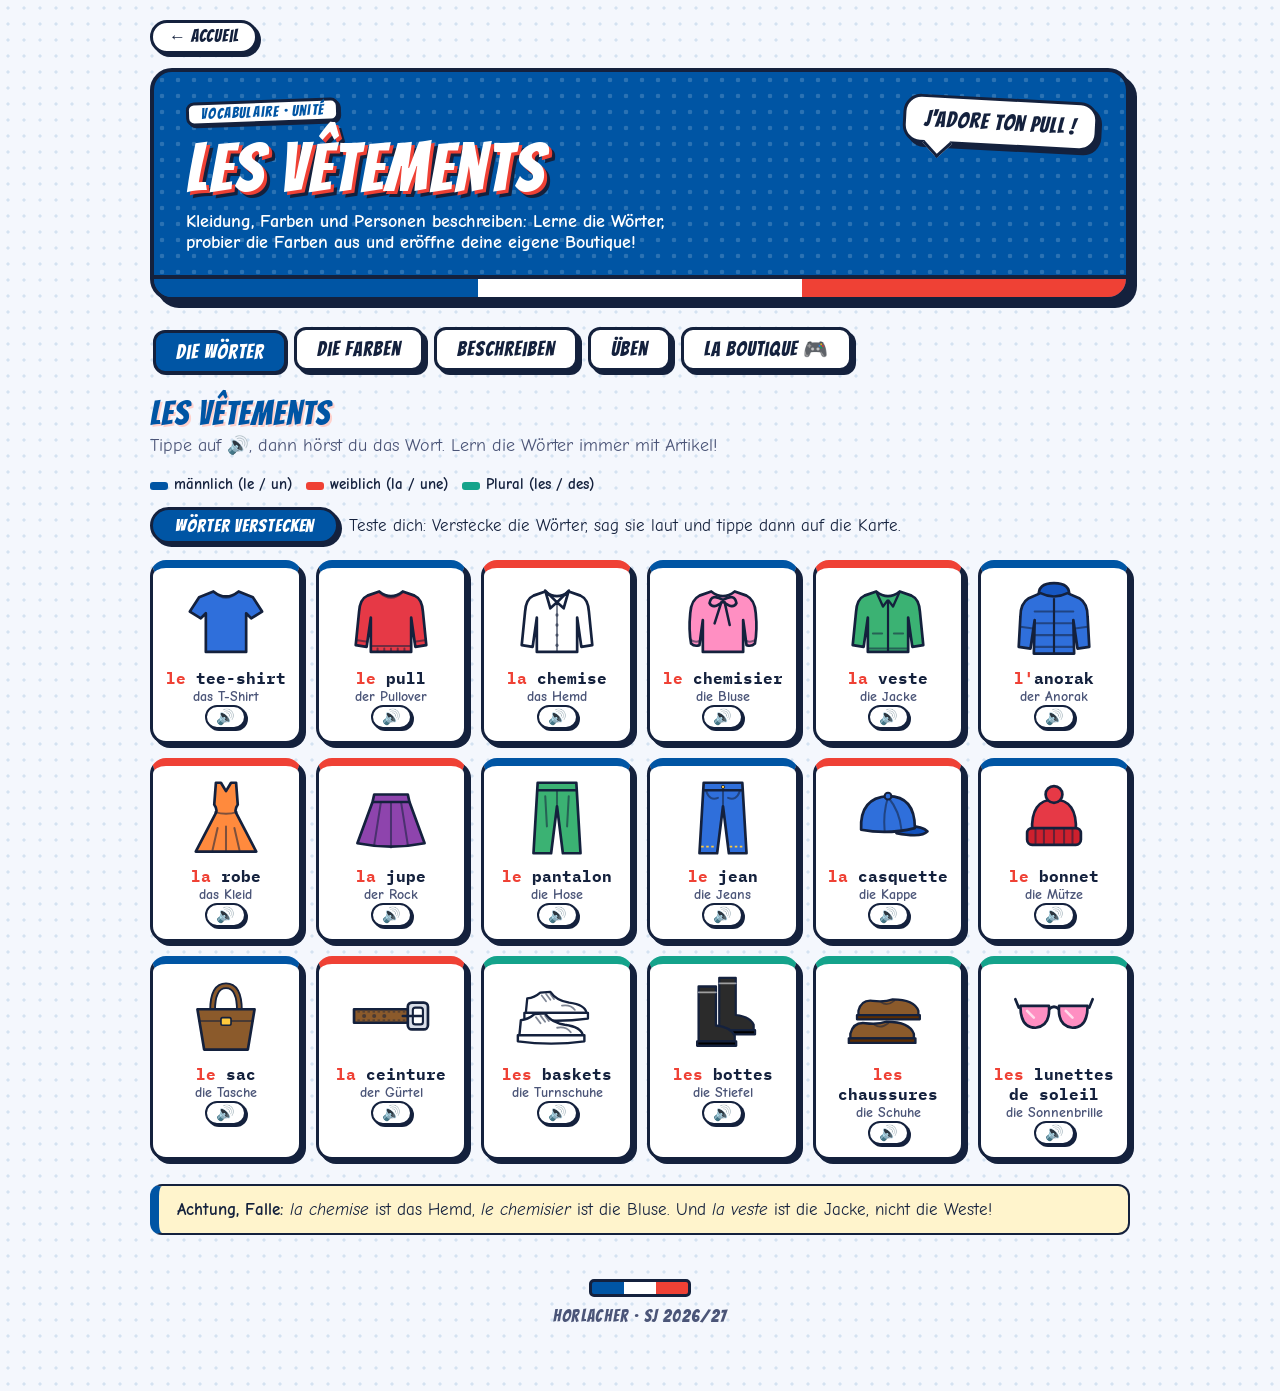
<file: vetements.html>
<!DOCTYPE html>
<!--
  Original author: Horlacher (7a)
  Created: 2026-11-18
  This material was created for Horlacher's own French class (7a).
  Not authorized for redistribution under a different author's name.
-->
<html lang="de">
<head>
<meta charset="UTF-8">
<meta name="viewport" content="width=device-width, initial-scale=1">
<title>Les vêtements et les couleurs — 7a</title>
<link rel="stylesheet" href="style.css">
<style>
  .ico{ display:block; width:100%; height:auto; }
  .say{ font-size:15px; background:#fff; border:2px solid var(--ink); border-radius:999px; padding:1px 9px; cursor:pointer; box-shadow:2px 2px 0 var(--ink); vertical-align:middle; }
  .say:active{ transform:translate(2px,2px); box-shadow:none; }

  /* Wortkarten */
  .word-tools{ display:flex; gap:10px; flex-wrap:wrap; align-items:center; margin-bottom:16px; }
  .wgrid{ display:grid; grid-template-columns:repeat(auto-fill,minmax(150px,1fr)); gap:14px; }
  .wcard{ background:#fff; border:3px solid var(--ink); border-radius:16px; box-shadow:4px 4px 0 var(--ink); padding:10px 10px 12px; text-align:center; cursor:pointer; transition:transform .1s; }
  .wcard:hover{ transform:translate(-1px,-1px); }
  .wcard .pic{ width:84px; margin:0 auto 6px; }
  .wcard .fr{ font-family:'IBM Plex Mono',monospace; font-weight:700; font-size:16px; }
  .wcard .de{ font-size:14px; color:var(--ink-soft); font-weight:700; }
  .wcard .art{ color:var(--rouge); }
  .hide-words .wcard:not(.open) .fr, .hide-words .wcard:not(.open) .de{ filter:blur(7px); user-select:none; }
  .g-m{ border-top:8px solid var(--bleu); }
  .g-f{ border-top:8px solid var(--rouge); }
  .g-p{ border-top:8px solid var(--teal); }
  .legend{ display:flex; gap:14px; flex-wrap:wrap; font-weight:700; font-size:15px; margin:0 0 14px; }
  .legend span::before{ content:""; display:inline-block; width:18px; height:8px; border-radius:3px; margin-right:6px; vertical-align:middle; }
  .legend .lm::before{ background:var(--bleu); } .legend .lf::before{ background:var(--rouge); } .legend .lp::before{ background:var(--teal); }

  /* Farben */
  .cgrid{ display:grid; grid-template-columns:repeat(auto-fill,minmax(205px,1fr)); gap:12px; }
  .cchip{ display:flex; align-items:center; gap:10px; background:#fff; border:3px solid var(--ink); border-radius:14px; padding:8px 10px; box-shadow:3px 3px 0 var(--ink); }
  .cchip .dot{ width:34px; height:34px; border-radius:50%; border:3px solid var(--ink); flex:none; }
  .cchip .nm{ font-family:'IBM Plex Mono',monospace; font-weight:700; font-size:15px; line-height:1.25; flex:1; white-space:nowrap; }
  .cchip .nm small{ display:block; color:var(--ink-soft); font-size:13px; }
  .lab{ display:grid; grid-template-columns:minmax(160px,240px) 1fr; gap:22px; align-items:center; }
  @media(max-width:640px){ .lab{ grid-template-columns:1fr; } }
  .lab-pic{ background:var(--bg); border:3px solid var(--ink); border-radius:18px; padding:14px; }
  .lab-out{ font-family:'IBM Plex Mono',monospace; font-weight:700; font-size:clamp(20px,4vw,28px); margin:6px 0 4px; }
  .lab-out .adj{ color:var(--rouge); text-decoration:underline; text-decoration-thickness:3px; }
  .lab-note{ color:var(--ink-soft); font-weight:700; font-size:15px; min-height:20px; }
  .pickrow{ display:flex; flex-wrap:wrap; gap:7px; margin:8px 0 14px; }
  .pk{ border:3px solid var(--ink); border-radius:10px; background:#fff; cursor:pointer; padding:3px; box-shadow:2px 2px 0 var(--ink); }
  .pk.on{ background:var(--gold); transform:translate(2px,2px); box-shadow:none; }
  .pk.it{ width:52px; } .pk.cl{ width:40px; height:40px; border-radius:50%; padding:0; }
  .lab-label{ font-family:'Bangers',cursive; letter-spacing:.05em; font-size:19px; }

  /* Beschreiben */
  .desc-grid{ display:grid; grid-template-columns:repeat(auto-fit,minmax(220px,1fr)); gap:14px; margin-bottom:22px; }
  .vb{ background:#fff; border:3px solid var(--ink); border-radius:16px; box-shadow:4px 4px 0 var(--ink); padding:14px 16px; }
  .vb h4{ margin:0 0 6px; font-family:'Bangers',cursive; font-weight:400; font-size:24px; letter-spacing:.05em; }
  .vb.v1 h4{ color:var(--bleu); } .vb.v2 h4{ color:var(--teal); } .vb.v3 h4{ color:var(--rouge); }
  .vb ul{ margin:0; padding-left:18px; } .vb li{ margin-bottom:4px; }
  .vb .fr{ font-family:'IBM Plex Mono',monospace; font-weight:600; font-size:14.5px; }
  .model{ display:grid; grid-template-columns:150px 1fr; gap:18px; align-items:center; }
  @media(max-width:560px){ .model{ grid-template-columns:1fr; } }
  .model p{ font-family:'IBM Plex Mono',monospace; font-weight:600; line-height:1.6; margin:0; }
  .model b{ color:var(--rouge); }
  .q .prompt .qpic{ width:96px; display:inline-block; vertical-align:middle; margin-right:10px; }

  /* ===== La Boutique (Spiel) ===== */
  .game{ position:relative; background:linear-gradient(160deg,#5B2A6E 0%,#26113A 100%); border:4px solid var(--ink); border-radius:22px; box-shadow:7px 7px 0 var(--ink); padding:22px; color:#fff; overflow:hidden; min-height:500px; }
  .game::before{ content:""; position:absolute; inset:0; background-image:radial-gradient(rgba(255,255,255,.10) 1.5px, transparent 2px); background-size:18px 18px; pointer-events:none; }
  .game > *{ position:relative; }
  .g-screen{ text-align:center; } .g-screen[hidden]{ display:none; }
  .g-title{ font-family:'Bangers',cursive; font-size:clamp(40px,8vw,64px); letter-spacing:.04em; color:var(--gold); text-shadow:3px 3px 0 var(--pink), 6px 6px 0 #000; margin:6px 0 2px; }
  .g-sub{ font-family:'Bangers',cursive; letter-spacing:.08em; font-size:20px; color:#F1D9FF; margin-bottom:16px; }
  .g-rules{ list-style:none; padding:0; margin:0 auto 18px; max-width:580px; text-align:left; }
  .g-rules li{ background:rgba(255,255,255,.08); border:2px solid rgba(255,255,255,.25); border-radius:12px; padding:9px 12px; margin-bottom:8px; font-weight:700; font-size:16px; }
  .g-ico{ display:inline-block; width:28px; }
  .g-best{ font-family:'Bangers',cursive; letter-spacing:.06em; font-size:19px; color:var(--gold); margin:6px 0 14px; min-height:22px; }
  .g-btn{ font-family:'Bangers',cursive; font-size:28px; letter-spacing:.06em; background:var(--gold); color:var(--ink); border:4px solid #000; border-radius:16px; padding:8px 34px; cursor:pointer; box-shadow:5px 5px 0 #000; transition:transform .1s, box-shadow .1s; }
  .g-btn:hover{ transform:translate(-2px,-2px); box-shadow:7px 7px 0 #000; }
  .g-btn:active{ transform:translate(3px,3px); box-shadow:1px 1px 0 #000; }
  .g-btn.small{ font-size:22px; padding:5px 24px; }
  .g-hud{ display:flex; align-items:center; gap:12px; margin-bottom:14px; }
  .g-lives{ font-size:26px; letter-spacing:2px; min-width:110px; } .g-lives .lost{ filter:grayscale(1); opacity:.3; }
  .g-combo{ flex:1; text-align:center; font-family:'Bangers',cursive; font-size:24px; letter-spacing:.06em; color:var(--orange); text-shadow:2px 2px 0 #000; }
  .g-combo.hot{ animation:pulse .6s ease infinite alternate; }
  @keyframes pulse{ from{transform:scale(1);} to{transform:scale(1.12);} }
  .g-score{ font-family:'Bangers',cursive; font-size:32px; letter-spacing:.04em; background:#fff; color:var(--ink); border:3px solid #000; border-radius:12px; padding:0 14px; box-shadow:3px 3px 0 #000; white-space:nowrap; }
  .g-track{ display:flex; align-items:center; margin:4px 4px 16px; }
  .g-st{ display:flex; flex-direction:column; align-items:center; font-size:12px; font-weight:700; color:#C9A9DD; width:58px; flex:none; }
  .g-st .dot{ width:34px; height:34px; border-radius:50%; border:3px solid #C9A9DD; display:flex; align-items:center; justify-content:center; font-family:'Bangers',cursive; font-size:17px; background:#3A1C4F; margin-bottom:3px; }
  .g-st.done .dot{ background:var(--teal); border-color:#fff; color:#fff; }
  .g-st.now .dot{ background:var(--gold); border-color:#fff; color:var(--ink); transform:scale(1.18); box-shadow:0 0 0 4px rgba(255,201,61,.35); }
  .g-st.done, .g-st.now{ color:#fff; }
  .g-line{ flex:1; height:6px; background:#4E2B66; border-radius:3px; margin:0 2px 18px; overflow:hidden; }
  .g-line i{ display:block; height:100%; width:0; background:var(--teal); transition:width .4s; }
  .g-qcard{ background:#fff; color:var(--ink); border:4px solid #000; border-radius:18px; padding:16px 18px; box-shadow:5px 5px 0 #000; }
  .g-qnum{ font-family:'Bangers',cursive; letter-spacing:.06em; font-size:17px; color:var(--ink-soft); }
  .g-timer{ height:12px; background:#E7EBF7; border:2px solid var(--ink); border-radius:8px; overflow:hidden; margin:6px 0 12px; }
  .g-timer-fill{ height:100%; width:100%; background:linear-gradient(90deg,var(--rouge),var(--gold),var(--teal)); background-size:300% 100%; background-position:100% 0; }
  .g-client{ display:flex; gap:12px; align-items:flex-start; margin-bottom:12px; }
  .g-face{ font-size:44px; line-height:1; flex:none; }
  .g-bub{ position:relative; background:var(--purple-bg); border:3px solid var(--ink); border-radius:14px; padding:9px 13px; font-family:'IBM Plex Mono',monospace; font-weight:700; font-size:clamp(16px,3.2vw,19px); line-height:1.4; flex:1; text-align:left; }
  .g-bub::before{ content:""; position:absolute; left:-11px; top:14px; width:16px; height:16px; background:var(--purple-bg); border-left:3px solid var(--ink); border-bottom:3px solid var(--ink); transform:rotate(45deg); }
  .g-showpic{ width:130px; margin:0 auto 10px; background:var(--bg); border:3px solid var(--ink); border-radius:16px; padding:8px; }
  .g-opts{ display:grid; grid-template-columns:repeat(auto-fit,minmax(170px,1fr)); gap:10px; }
  .g-opts.pics{ grid-template-columns:repeat(3,1fr); }
  .g-opt{ font-family:'IBM Plex Mono',monospace; font-weight:700; font-size:17px; background:var(--blue-bg); color:var(--ink); border:3px solid var(--ink); border-radius:12px; padding:12px 10px; cursor:pointer; box-shadow:3px 3px 0 var(--ink); transition:transform .08s; }
  .g-opts.pics .g-opt{ background:#fff; padding:6px; }
  .g-opts.pics .g-opt svg{ width:100%; max-width:110px; height:auto; display:block; margin:0 auto; }
  .g-opt:hover:not(:disabled){ transform:translate(-1px,-1px); background:var(--gold-bg); }
  .g-opt:disabled{ cursor:default; }
  .g-opt.ok{ background:var(--teal) !important; color:#fff; }
  .g-opt.no{ background:var(--rouge) !important; color:#fff; animation:shake .35s; }
  @keyframes shake{ 0%,100%{transform:translateX(0);} 25%{transform:translateX(-6px);} 75%{transform:translateX(6px);} }
  .g-fb{ margin-top:12px; font-weight:700; font-size:16px; padding:10px 12px; border-radius:10px; border:2px solid var(--ink); text-align:left; }
  .g-fb.ok{ background:var(--teal-bg); } .g-fb.no{ background:var(--red-bg); }
  .g-next-row{ text-align:right; margin-top:10px; }
  .g-pop{ position:absolute; left:50%; top:40%; transform:translate(-50%,-50%); font-family:'Bangers',cursive; font-size:44px; letter-spacing:.05em; color:var(--gold); text-shadow:3px 3px 0 #000; pointer-events:none; opacity:0; white-space:nowrap; z-index:4; }
  .g-pop.show{ animation:popup 1s ease forwards; }
  @keyframes popup{ 0%{opacity:0; transform:translate(-50%,-30%) scale(.6);} 25%{opacity:1; transform:translate(-50%,-50%) scale(1.1);} 100%{opacity:0; transform:translate(-50%,-110%) scale(1);} }
  .g-banner{ position:absolute; inset:0; display:flex; flex-direction:column; align-items:center; justify-content:center; background:rgba(38,17,58,.9); z-index:5; font-family:'Bangers',cursive; text-align:center; animation:pop .25s ease; }
  .g-banner[hidden]{ display:none; }
  .g-banner .lv{ font-size:24px; letter-spacing:.1em; color:#F1D9FF; }
  .g-banner .city{ font-size:clamp(46px,10vw,76px); color:var(--gold); text-shadow:3px 3px 0 var(--pink),6px 6px 0 #000; }
  .g-banner .em{ font-size:56px; }
  .g-rank{ font-family:'Bangers',cursive; font-size:30px; letter-spacing:.05em; color:#fff; margin-bottom:4px; }
  .g-stars{ font-size:44px; letter-spacing:6px; margin-bottom:10px; } .g-stars .off{ filter:grayscale(1); opacity:.3; }
  .g-stats{ display:flex; justify-content:center; gap:10px; flex-wrap:wrap; margin-bottom:8px; }
  .g-stats div{ background:rgba(255,255,255,.1); border:2px solid rgba(255,255,255,.3); border-radius:12px; padding:8px 14px; font-weight:700; }
  .g-stats b{ display:block; font-family:'Bangers',cursive; font-size:28px; color:var(--gold); letter-spacing:.04em; font-weight:400; }
  .g-tips{ background:#fff; color:var(--ink); border:3px solid #000; border-radius:14px; padding:12px 16px; margin:8px auto 18px; max-width:560px; text-align:left; font-weight:700; }
  .g-tips:empty{ display:none; }
  .g-tips a{ color:var(--bleu); text-decoration-color:var(--rouge); text-decoration-thickness:3px; }
  .g-confetti{ position:absolute; inset:0; pointer-events:none; overflow:hidden; z-index:6; }
  .g-confetti i{ position:absolute; top:-12px; width:10px; height:14px; border-radius:2px; animation:fall linear forwards; }
  @keyframes fall{ to{ transform:translateY(600px) rotate(720deg); opacity:.8; } }
  @media(max-width:560px){ .game{ padding:16px 12px; } .g-st{ width:44px; font-size:10px; } .g-st .dot{ width:28px; height:28px; font-size:14px; } .g-lives{ font-size:21px; min-width:84px; } .g-score{ font-size:24px; } .g-face{ font-size:34px; } }
</style>
</head>
<body>
<div class="wrap">
  <a class="home-link" href="index.html">← Accueil</a>

  <div class="hero">
    <div class="bubble">J'adore ton pull !</div>
    <div class="eyebrow">Vocabulaire · Unité</div>
    <h1>Les vêtements</h1>
    <p>Kleidung, Farben und Personen beschreiben: Lerne die Wörter, probier die Farben aus und eröffne deine eigene Boutique!</p>
  </div>

  <nav class="tabs">
    <button class="tab-btn active" data-tab="woerter">Die Wörter</button>
    <button class="tab-btn" data-tab="farben">Die Farben</button>
    <button class="tab-btn" data-tab="beschreiben">Beschreiben</button>
    <button class="tab-btn" data-tab="uebung">Üben</button>
    <button class="tab-btn" data-tab="spiel">La Boutique 🎮</button>
  </nav>

  <!-- ===================== WÖRTER ===================== -->
  <section class="panel active" id="woerter">
    <h2 class="section-head">Les vêtements</h2>
    <p class="section-lead">Tippe auf 🔊, dann hörst du das Wort. Lern die Wörter immer mit Artikel!</p>

    <div class="legend"><span class="lm">männlich (le / un)</span><span class="lf">weiblich (la / une)</span><span class="lp">Plural (les / des)</span></div>

    <div class="word-tools">
      <button class="btn-big" id="hideWords" type="button">Wörter verstecken</button>
      <div class="hint">Teste dich: Verstecke die Wörter, sag sie laut und tippe dann auf die Karte.</div>
    </div>
    <div class="wgrid" id="wgrid"></div>

    <div class="rule-box" style="margin-top:24px;"><b>Achtung, Falle:</b> <i>la chemise</i> ist das Hemd, <i>le chemisier</i> ist die Bluse. Und <i>la veste</i> ist die Jacke, nicht die Weste!</div>
  </section>

  <!-- ===================== FARBEN ===================== -->
  <section class="panel" id="farben">
    <h2 class="section-head">Les couleurs</h2>
    <p class="section-lead">Farben sind Adjektive. Sie stehen <b>hinter</b> dem Nomen und passen sich an: un pull <b>vert</b>, une jupe <b>verte</b>.</p>

    <div class="cgrid" id="cgrid"></div>

    <div class="sheet-grid" style="margin-top:22px; margin-bottom:22px;">
      <div class="card">
        <h3 class="sheet-title">So passt sich die Farbe an</h3>
        <table class="mini">
          <tr><th></th><th>männlich</th><th>weiblich</th></tr>
          <tr><td>meist + e</td><td>un sac vert</td><td>une robe vert<b>e</b></td></tr>
          <tr><td>schon mit -e</td><td>un sac rouge</td><td>une robe rouge</td></tr>
          <tr><td>besonders</td><td>un sac blanc</td><td>une robe blanc<b>he</b></td></tr>
          <tr><td>besonders</td><td>un sac violet</td><td>une robe violet<b>te</b></td></tr>
          <tr><td>nie anders</td><td>un sac marron</td><td>une robe marron</td></tr>
        </table>
      </div>
      <div class="card">
        <h3 class="sheet-title">Und im Plural?</h3>
        <ul class="rules-list">
          <li><b>+ s</b>: des baskets blanche<b>s</b>, des pulls bleu<b>s</b></li>
          <li><b>gris</b> hat schon ein s: des pulls gris</li>
          <li><b>marron</b> und <b>orange</b> bleiben immer gleich: des bottes marron</li>
          <li>Die Farbe steht <b>hinter</b> dem Nomen: une jupe noire (nicht: une noire jupe)</li>
        </ul>
      </div>
    </div>

    <div class="card">
      <h3>Das Farb-Labor <span class="tag">klick!</span></h3>
      <div class="lab">
        <div class="lab-pic" id="labPic"></div>
        <div>
          <div class="lab-label">1. Wähle ein Kleidungsstück</div>
          <div class="pickrow" id="labItems"></div>
          <div class="lab-label">2. Wähle eine Farbe</div>
          <div class="pickrow" id="labColors"></div>
          <div class="lab-out" id="labOut"></div>
          <div class="lab-note" id="labNote"></div>
        </div>
      </div>
    </div>
  </section>

  <!-- ===================== BESCHREIBEN ===================== -->
  <section class="panel" id="beschreiben">
    <h2 class="section-head">Décrire quelqu'un</h2>
    <p class="section-lead">Mit drei Verben kannst du jemanden beschreiben: être, avoir und porter.</p>

    <div class="desc-grid">
      <div class="vb v1">
        <h4>être (sein)</h4>
        <ul>
          <li class="fr">C'est un homme / une femme.</li>
          <li class="fr">C'est un garçon / une fille.</li>
          <li class="fr">Il est grand. Elle est grande.</li>
          <li class="fr">Il/Elle est drôle, cool, sympa, bizarre, intéressant(e), petit(e).</li>
        </ul>
      </div>
      <div class="vb v2">
        <h4>avoir (haben)</h4>
        <ul>
          <li class="fr">Il/Elle a les cheveux longs / courts.</li>
          <li class="fr">Il/Elle a les cheveux bruns, blonds, roux.</li>
          <li class="fr">Il/Elle a les yeux bleus, verts, marron.</li>
          <li class="fr">Il/Elle a un look cool / l'air sympa.</li>
        </ul>
      </div>
      <div class="vb v3">
        <h4>porter (tragen)</h4>
        <ul>
          <li class="fr">Il/Elle porte un pantalon noir.</li>
          <li class="fr">Il/Elle porte une veste rouge.</li>
          <li class="fr">Il/Elle porte des lunettes.</li>
          <li class="fr">je porte · tu portes · il porte · nous portons · vous portez · ils portent</li>
        </ul>
      </div>
    </div>

    <div class="rule-box" style="margin-top:0; margin-bottom:22px;"><b>Merke:</b> <i>les cheveux</i> und <i>les yeux</i> sind männlich und Plural. Deshalb: les cheveux long<b>s</b>, les yeux bleu<b>s</b>. Aber: les yeux <b>marron</b> (marron bleibt immer gleich).</div>

    <div class="card">
      <h3>Ein Beispiel</h3>
      <div class="model">
        <div id="modelPic"></div>
        <p>Voilà Léa. C'est une fille. Elle <b>est</b> grande et très sympa. Elle <b>a</b> les cheveux longs et blonds et les yeux verts. Aujourd'hui, elle <b>porte</b> une jupe bleue, un pull blanc et des baskets rouges. Elle a un look cool ! <button class="say" type="button" data-say="Voilà Léa. C'est une fille. Elle est grande et très sympa. Elle a les cheveux longs et blonds et les yeux verts. Aujourd'hui, elle porte une jupe bleue, un pull blanc et des baskets rouges. Elle a un look cool !">🔊</button></p>
      </div>
    </div>
  </section>

  <!-- ===================== ÜBEN ===================== -->
  <section class="panel" id="uebung">
    <h2 class="section-head">Üben</h2>
    <p class="section-lead">Such dir eine Übung aus. Bei jedem Neustart kommen neue Aufgaben.</p>

    <div class="subnav-group">
      <div class="subnav">
        <button class="subnav-btn active c-a" data-target="u-vok" type="button">Was ist das?</button>
        <button class="subnav-btn c-b" data-target="u-schreib" type="button">Wörter schreiben</button>
        <button class="subnav-btn c-c" data-target="u-genre" type="button">un · une · des</button>
        <button class="subnav-btn c-reg" data-target="u-farbe" type="button">Farben anpassen</button>
        <button class="subnav-btn c-irr" data-target="u-desc" type="button">Beschreiben</button>
      </div>

      <div class="subpanel active" id="u-vok">
        <div class="rule-box" style="margin-top:0;"><b>Das übst du:</b> Erkennst du das Kleidungsstück? Achte auch auf den Artikel.</div>
        <div class="quiz" data-gen="vok"></div>
      </div>
      <div class="subpanel" id="u-schreib">
        <div class="rule-box" style="margin-top:0;"><b>Das übst du:</b> Schreib das Wort mit Artikel: le, la, l' oder les. Akzente musst du nicht tippen.</div>
        <div class="quiz" data-gen="schreib"></div>
      </div>
      <div class="subpanel" id="u-genre">
        <div class="rule-box" style="margin-top:0;"><b>Das übst du:</b> le → <b>un</b>, la → <b>une</b>, les → <b>des</b>.</div>
        <div class="quiz" data-gen="genre"></div>
      </div>
      <div class="subpanel" id="u-farbe">
        <div class="rule-box" style="margin-top:0;"><b>Frag dich:</b> Ist das Nomen männlich oder weiblich? Einzahl oder Plural? Dann passt du die Farbe an.</div>
        <div class="quiz" data-gen="farbe"></div>
      </div>
      <div class="subpanel" id="u-desc">
        <div class="rule-box" style="margin-top:0;"><b>Das übst du:</b> Mit être, avoir und porter jemanden beschreiben.</div>
        <div class="quiz" data-gen="desc"></div>
      </div>
    </div>
  </section>

  <!-- ===================== SPIEL ===================== -->
  <section class="panel" id="spiel">
    <h2 class="section-head">La Boutique</h2>
    <p class="section-lead">Du arbeitest eine Woche lang in einer Boutique in Paris. Bediene die Kunden richtig und verdiene so viel Geld wie möglich!</p>

    <div class="game" id="game">
      <div class="g-screen" id="gStart">
        <div class="g-title">La Boutique</div>
        <div class="g-sub">5 Tage · 15 Kunden · 3 Leben</div>
        <ul class="g-rules">
          <li><span class="g-ico">🛍️</span> Ein Kunde sagt dir, was er möchte. Gib ihm das <b>richtige Teil in der richtigen Farbe</b>!</li>
          <li><span class="g-ico">💬</span> Manchmal fragt ein Kunde: „Qu'est-ce que c'est ?“ Dann wählst du den <b>richtigen Satz</b>.</li>
          <li><span class="g-ico">❤️</span> Du hast <b>3 Leben</b>. Nach 5 Richtigen in Folge bekommst du eins zurück.</li>
          <li><span class="g-ico">⚡</span> Schnell antworten bringt <b>Trinkgeld</b>, eine Serie bringt einen <b>Combo</b> (×2, ×3).</li>
        </ul>
        <div class="g-best" id="gBestStart"></div>
        <button class="g-btn" id="gGo" type="button">Ouvrir la boutique !</button>
      </div>

      <div class="g-screen" id="gPlay" hidden>
        <div class="g-hud">
          <div class="g-lives" id="gLives"></div>
          <div class="g-combo" id="gCombo"></div>
          <div class="g-score"><span id="gScore">0</span> €</div>
        </div>
        <div class="g-track" id="gTrack"></div>
        <div class="g-qcard">
          <div class="g-qnum" id="gQnum"></div>
          <div class="g-timer"><div class="g-timer-fill" id="gTimer"></div></div>
          <div id="gQ"></div>
          <div class="g-opts" id="gOpts"></div>
          <div class="g-fb" id="gFb" hidden></div>
          <div class="g-next-row"><button class="g-btn small" id="gNext" type="button" hidden>Weiter ›</button></div>
        </div>
        <div class="g-pop" id="gPop"></div>
      </div>

      <div class="g-banner" id="gBanner" hidden></div>

      <div class="g-screen" id="gEnd" hidden>
        <div class="g-title" id="gEndTitle"></div>
        <div class="g-rank" id="gRank"></div>
        <div class="g-stars" id="gStars"></div>
        <div class="g-stats" id="gStats"></div>
        <div class="g-best" id="gBestEnd"></div>
        <div class="g-tips" id="gTips"></div>
        <button class="g-btn" id="gAgain" type="button">Nochmal spielen</button>
      </div>
      <div class="g-confetti" id="gConfetti"></div>
    </div>
  </section>

  <footer class="foot">Horlacher · SJ 2026/27</footer>
</div>

<script src="engine.js"></script>
<script>
// ===================== DATEN =====================
const ITEMS = [
  { id:'tshirt',    w:'tee-shirt',          g:'m', de:'das T-Shirt',     c:'bleu' },
  { id:'pull',      w:'pull',               g:'m', de:'der Pullover',    c:'rouge' },
  { id:'chemise',   w:'chemise',            g:'f', de:'das Hemd',        c:'blanc' },
  { id:'chemisier', w:'chemisier',          g:'m', de:'die Bluse',       c:'rose' },
  { id:'veste',     w:'veste',              g:'f', de:'die Jacke',       c:'vert' },
  { id:'anorak',    w:'anorak',             g:'m', de:'der Anorak',      c:'bleu' },
  { id:'robe',      w:'robe',               g:'f', de:'das Kleid',       c:'orange' },
  { id:'jupe',      w:'jupe',               g:'f', de:'der Rock',        c:'violet' },
  { id:'pantalon',  w:'pantalon',           g:'m', de:'die Hose',        c:'vert' },
  { id:'jean',      w:'jean',               g:'m', de:'die Jeans',       c:'bleu', only:['bleu','noir','blanc','gris'] },
  { id:'casquette', w:'casquette',          g:'f', de:'die Kappe',       c:'bleu' },
  { id:'bonnet',    w:'bonnet',             g:'m', de:'die Mütze',       c:'rouge' },
  { id:'sac',       w:'sac',                g:'m', de:'die Tasche',      c:'marron' },
  { id:'ceinture',  w:'ceinture',           g:'f', de:'der Gürtel',      c:'marron' },
  { id:'baskets',   w:'baskets',            g:'f', pl:true, de:'die Turnschuhe', c:'blanc' },
  { id:'bottes',    w:'bottes',             g:'f', pl:true, de:'die Stiefel',    c:'noir' },
  { id:'chaussures',w:'chaussures',         g:'f', pl:true, de:'die Schuhe',     c:'marron' },
  { id:'lunettes',  w:'lunettes de soleil', g:'f', pl:true, de:'die Sonnenbrille', c:'rose' }
];
const COLORS = {
  rouge:  { hex:'#E63946', f:['rouge','rouge','rouges','rouges'], de:'rot' },
  bleu:   { hex:'#2F6FDB', f:['bleu','bleue','bleus','bleues'], de:'blau' },
  jaune:  { hex:'#FFD23F', f:['jaune','jaune','jaunes','jaunes'], de:'gelb' },
  vert:   { hex:'#3BB273', f:['vert','verte','verts','vertes'], de:'grün' },
  orange: { hex:'#FF8A3D', f:['orange','orange','orange','orange'], de:'orange' },
  violet: { hex:'#8E44AD', f:['violet','violette','violets','violettes'], de:'lila' },
  rose:   { hex:'#FF8FC2', f:['rose','rose','roses','roses'], de:'rosa' },
  noir:   { hex:'#2B2B2B', f:['noir','noire','noirs','noires'], de:'schwarz' },
  blanc:  { hex:'#FFFFFF', f:['blanc','blanche','blancs','blanches'], de:'weiß' },
  gris:   { hex:'#9AA0A6', f:['gris','grise','gris','grises'], de:'grau' },
  marron: { hex:'#8B5A2B', f:['marron','marron','marron','marron'], de:'braun' },
  beige:  { hex:'#E8D3A8', f:['beige','beige','beiges','beiges'], de:'beige' }
};
const CKEYS = Object.keys(COLORS);
const byId = id => ITEMS.find(i=>i.id===id);
const isVowel = w => /^[aeiouhéè]/i.test(w);
const defArt = it => it.pl ? 'les ' : (isVowel(it.w) ? "l'" : (it.g==='m' ? 'le ' : 'la '));
const indArt = it => it.pl ? 'des ' : (it.g==='m' ? 'un ' : 'une ');
const withDef = it => defArt(it) + it.w;
const withInd = it => indArt(it) + it.w;
const cForm = (c, it) => COLORS[c].f[(it.g==='f'?1:0) + (it.pl?2:0)];
const phrase = (it, c) => withInd(it) + ' ' + cForm(c, it);
const colorsFor = it => it.only || CKEYS;
function rnd(a){ return a[Math.floor(Math.random()*a.length)]; }
function mix(a){ a = a.slice(); for(let i=a.length-1;i>0;i--){ const j=Math.floor(Math.random()*(i+1)); [a[i],a[j]]=[a[j],a[i]]; } return a; }

// ===================== VORLESEN =====================
function say(text){
  try{
    if(!('speechSynthesis' in window)) return;
    speechSynthesis.cancel();
    const u = new SpeechSynthesisUtterance(text); u.lang = 'fr-FR'; u.rate = .9;
    const v = speechSynthesis.getVoices().find(v=>/^fr/i.test(v.lang)); if(v) u.voice = v;
    speechSynthesis.speak(u);
  }catch(e){}
}
document.addEventListener('click', e=>{
  const b = e.target.closest('[data-say]'); if(b){ e.stopPropagation(); say(b.dataset.say); }
});

// ===================== ZEICHNUNGEN =====================
const INK = '#14213D', DET = 'rgba(20,33,61,.55)';
function shade(hex, amt){
  const n = parseInt(hex.slice(1),16); let r=n>>16, g=(n>>8)&255, b=n&255;
  r=Math.max(0,Math.min(255,r+amt)); g=Math.max(0,Math.min(255,g+amt)); b=Math.max(0,Math.min(255,b+amt));
  return '#'+((1<<24)+(r<<16)+(g<<8)+b).toString(16).slice(1);
}
function body(id, F, D){
  const st = `stroke="${INK}" stroke-width="3.2" stroke-linejoin="round" stroke-linecap="round"`;
  const dt = `fill="none" stroke="${D}" stroke-width="2.4" stroke-linecap="round"`;
  const longSleeve = `M36 16 L22 21 Q13 25 12 40 L8 80 L21 82 L26 47 L26 88 L74 88 L74 47 L79 82 L92 80 L88 40 Q87 25 78 21 L64 16 Q50 27 36 16 Z`;
  const shoe = `M8 70 L10 50 Q20 49 28 42 L42 41 Q50 53 68 56 Q90 59 92 70 Z`;
  const sole = `M6 70 H94 V78 Q50 84 6 78 Z`;
  switch(id){
    case 'tshirt': return `<path d="M35 16 L18 23 L7 40 L20 48 L26 42 L26 88 L74 88 L74 42 L80 48 L93 40 L82 23 L65 16 Q50 28 35 16 Z" fill="${F}" ${st}/><path d="M36 17 Q50 30 64 17" ${dt}/>`;
    case 'pull': return `<path d="${longSleeve}" fill="${F}" ${st}/><path d="M36 17 Q50 30 64 17 M28 81 H72 M10 74 L22 76 M90 74 L78 76" ${dt}/><path d="M34 84 V88 M42 84 V88 M50 84 V88 M58 84 V88 M66 84 V88" ${dt}/>`;
    case 'chemise': return `<path d="${longSleeve}" fill="${F}" ${st}/><path d="M50 28 V88" ${dt}/><path d="M36 15 L50 29 L42 36 Z M64 15 L50 29 L58 36 Z" fill="${F}" ${st}/><circle cx="50" cy="44" r="2" fill="${D}"/><circle cx="50" cy="56" r="2" fill="${D}"/><circle cx="50" cy="68" r="2" fill="${D}"/><circle cx="50" cy="80" r="2" fill="${D}"/>`;
    case 'chemisier': return `<path d="M36 16 L22 21 Q12 26 11 42 Q9 62 12 78 Q16 82 22 80 Q24 64 26 50 L26 88 L74 88 L74 50 Q76 64 78 80 Q84 82 88 78 Q91 62 89 42 Q88 26 78 21 L64 16 Q50 27 36 16 Z" fill="${F}" ${st}/><path d="M12 74 Q17 77 22 75 M88 74 Q83 77 78 75" ${dt}/><path d="M50 26 Q36 18 34 30 Q38 38 50 28 Q62 38 66 30 Q64 18 50 26 Z" fill="${F}" ${st}/><path d="M48 29 L40 54 M52 29 L58 56" fill="none" stroke="${INK}" stroke-width="3" stroke-linecap="round"/>`;
    case 'veste': return `<path d="${longSleeve}" fill="${F}" ${st}/><path d="M50 26 V88" fill="none" stroke="${INK}" stroke-width="2.6"/><path d="M36 16 L44 34 L50 26 M64 16 L56 34 L50 26" fill="none" stroke="${INK}" stroke-width="2.8" stroke-linejoin="round"/><path d="M32 66 H43 M57 66 H68" ${dt}/><path d="M26 84 H74" ${dt}/>`;
    case 'anorak': return `<path d="M32 22 Q30 6 50 6 Q70 6 68 22" fill="${shade(F.startsWith('#')?F:'#888888',-25)}" ${st}/><path d="M34 18 L20 24 Q10 30 10 46 L8 82 L22 84 L27 50 L26 90 L74 90 L73 50 L78 84 L92 82 L90 46 Q90 30 80 24 L66 18 Q50 26 34 18 Z" fill="${F}" ${st}/><path d="M27 40 H73 M27 54 H73 M27 68 H73 M27 82 H73 M10 58 L25 60 M90 58 L75 60" ${dt}/><path d="M50 24 V90" fill="none" stroke="${INK}" stroke-width="2.6"/>`;
    case 'robe': return `<path d="M38 8 L44 8 L50 18 L56 8 L62 8 L64 34 Q60 40 62 44 L86 90 L14 90 L38 44 Q40 40 36 34 Z" fill="${F}" ${st}/><path d="M37 43 Q50 47 63 43" ${dt}/><path d="M40 62 L34 88 M60 62 L66 88 M50 60 V88" ${dt}/>`;
    case 'jupe': return `<path d="M30 22 L70 22 L72 31 L90 80 Q50 88 10 80 L28 31 Z" fill="${F}" ${st}/><path d="M28 31 H72" fill="none" stroke="${INK}" stroke-width="2.8"/><path d="M38 31 L30 82 M50 31 V85 M62 31 L70 82" ${dt}/>`;
    case 'pantalon': return `<path d="M27 8 L73 8 L78 92 L57 92 L50 36 L43 92 L22 92 Z" fill="${F}" ${st}/><path d="M27 17 H73" fill="none" stroke="${INK}" stroke-width="2.8"/><path d="M50 17 V34 M36 24 L38 60 M64 24 L62 60" ${dt}/>`;
    case 'jean': return `<path d="M27 8 L73 8 L78 92 L57 92 L50 36 L43 92 L22 92 Z" fill="${F}" ${st}/><path d="M27 17 H73" fill="none" stroke="${INK}" stroke-width="2.8"/><path d="M50 17 V34 M30 18 Q34 30 44 26 M70 18 Q66 30 56 26" ${dt}/><path d="M24 84 H42 M58 84 H76" fill="none" stroke="#FFC93D" stroke-width="2" stroke-dasharray="3 3"/><circle cx="50" cy="13" r="2" fill="#FFC93D" stroke="${INK}" stroke-width="1"/>`;
    case 'casquette': return `<path d="M64 60 Q90 58 97 66 Q90 74 60 68 Z" fill="${shade(F.startsWith('#')?F:'#888888',-30)}" ${st}/><path d="M18 64 Q16 26 50 24 Q82 24 82 62 Q50 70 18 64 Z" fill="${F}" ${st}/><path d="M50 25 Q44 44 46 66 M50 25 Q64 42 66 64" ${dt}/><circle cx="50" cy="24" r="4" fill="${F}" stroke="${INK}" stroke-width="2.5"/>`;
    case 'bonnet': return `<path d="M24 66 Q22 28 50 28 Q78 28 76 66 Z" fill="${F}" ${st}/><rect x="18" y="62" width="64" height="20" rx="6" fill="${shade(F.startsWith('#')?F:'#888888',-25)}" ${st}/><path d="M28 64 V80 M38 64 V80 M50 64 V80 M62 64 V80 M72 64 V80" ${dt}/><circle cx="50" cy="22" r="10" fill="${F}" ${st}/>`;
    case 'sac': return `<path d="M34 44 Q34 14 50 14 Q66 14 66 44" fill="none" stroke="${INK}" stroke-width="8" stroke-linecap="round"/><path d="M34 44 Q34 14 50 14 Q66 14 66 44" fill="none" stroke="${F}" stroke-width="3.5" stroke-linecap="round"/><path d="M16 42 L84 42 L76 90 L24 90 Z" fill="${F}" ${st}/><path d="M18 56 H82" ${dt}/><rect x="44" y="52" width="12" height="9" rx="2" fill="#FFC93D" stroke="${INK}" stroke-width="2"/>`;
    case 'ceinture': return `<path d="M6 42 H72 V58 H6 Z" fill="${F}" ${st}/><circle cx="18" cy="50" r="2.4" fill="${D}"/><circle cx="30" cy="50" r="2.4" fill="${D}"/><circle cx="42" cy="50" r="2.4" fill="${D}"/><path d="M10 45 H68 M10 55 H68" fill="none" stroke="${D}" stroke-width="1.6" stroke-dasharray="3 3"/><rect x="70" y="34" width="24" height="32" rx="5" fill="#D9DEE8" ${st}/><rect x="76" y="40" width="12" height="20" rx="3" fill="#fff" stroke="${INK}" stroke-width="2.5"/><path d="M64 50 H86" stroke="${INK}" stroke-width="3" stroke-linecap="round"/>`;
    case 'baskets': {
      const one = `<path d="${shoe}" fill="${F}" ${st}/><path d="${sole}" fill="#fff" ${st}/><path d="M30 46 L36 54 M36 44 L42 52 M42 44 L47 51" ${dt}/><path d="M58 60 Q70 58 76 66" ${dt}/>`;
      return `<g transform="translate(6,-14) scale(.86)">${one}</g><g transform="translate(-2,10) scale(.9)">${one}</g>`;
    }
    case 'chaussures': {
      const one = `<path d="M8 68 Q12 52 28 54 Q44 56 56 52 Q86 52 92 68 L92 74 L8 74 Z" fill="${F}" ${st}/><path d="M6 74 H94 V80 H6 Z" fill="${shade(F.startsWith('#')?F:'#888888',-45)}" ${st}/><path d="M40 56 Q48 62 58 54" ${dt}/>`;
      return `<g transform="translate(8,-14) scale(.85)">${one}</g><g transform="translate(-2,10) scale(.9)">${one}</g>`;
    }
    case 'bottes': {
      const one = `<path d="M36 8 H60 V62 Q80 64 86 76 V84 H36 Z" fill="${F}" ${st}/><path d="M34 84 H88 V90 H34 Z" fill="${shade(F.startsWith('#')?F:'#888888',-45)}" ${st}/><path d="M36 16 H60" ${dt}/>`;
      return `<g transform="translate(16,-2) scale(.82)">${one}</g><g transform="translate(-10,8) scale(.86)">${one}</g>`;
    }
    case 'lunettes': return `<path d="M8 40 L4 30 M92 40 L96 30" fill="none" stroke="${INK}" stroke-width="3.2" stroke-linecap="round"/><path d="M10 38 H44 Q46 62 28 64 Q10 64 10 38 Z" fill="${F}" ${st}/><path d="M56 38 H90 Q90 64 72 64 Q54 62 56 38 Z" fill="${F}" ${st}/><path d="M44 42 Q50 36 56 42" fill="none" stroke="${INK}" stroke-width="3.2"/><path d="M18 44 L26 52 M64 44 L72 52" stroke="rgba(255,255,255,.7)" stroke-width="3" stroke-linecap="round"/>`;
  }
  return '';
}
function icon(id, color){
  const F = COLORS[color] ? COLORS[color].hex : color;
  const D = (color==='noir') ? 'rgba(255,255,255,.55)' : DET;
  return `<svg class="ico" viewBox="0 0 100 100" role="img" aria-label="${byId(id).w}">${body(id, F, D)}</svg>`;
}

// ===================== WORTKARTEN =====================
const wgrid = document.getElementById('wgrid');
wgrid.innerHTML = ITEMS.map(it=>{
  const cls = it.pl ? 'g-p' : (it.g==='m' ? 'g-m' : 'g-f');
  return `<div class="wcard ${cls}"><div class="pic">${icon(it.id, it.c)}</div>
    <div class="fr"><span class="art">${defArt(it)}</span>${it.w}</div>
    <div class="de">${it.de}</div>
    <button class="say" type="button" data-say="${withDef(it)}" aria-label="vorlesen">🔊</button></div>`;
}).join('');
wgrid.querySelectorAll('.wcard').forEach(c=>c.addEventListener('click', ()=>c.classList.toggle('open')));
const hideBtn = document.getElementById('hideWords');
hideBtn.addEventListener('click', ()=>{
  const on = wgrid.classList.toggle('hide-words');
  wgrid.querySelectorAll('.wcard').forEach(c=>c.classList.remove('open'));
  hideBtn.textContent = on ? 'Wörter zeigen' : 'Wörter verstecken';
});

// ===================== FARBEN =====================
document.getElementById('cgrid').innerHTML = CKEYS.map(k=>{
  const c = COLORS[k], same = c.f[0]===c.f[1];
  return `<div class="cchip"><span class="dot" style="background:${c.hex}"></span>
    <span class="nm">${same ? c.f[0] : c.f[0]+' / '+c.f[1]}<small>${c.de}</small></span>
    <button class="say" type="button" data-say="${same ? c.f[0] : c.f[0]+', '+c.f[1]}">🔊</button></div>`;
}).join('');

let labItem = 'jupe', labColor = 'vert';
function drawLab(){
  const it = byId(labItem);
  if(!colorsFor(it).includes(labColor)) labColor = colorsFor(it)[0];
  document.getElementById('labPic').innerHTML = icon(labItem, labColor);
  const adj = cForm(labColor, it);
  document.getElementById('labOut').innerHTML = `${withInd(it)} <span class="adj">${adj}</span> <button class="say" type="button" data-say="${phrase(it,labColor)}">🔊</button>`;
  const base = COLORS[labColor].f[0];
  let note = '';
  if(adj === base) note = it.g==='f' || it.pl ? `${base} bleibt hier gleich.` : `männlich Einzahl: Grundform ${base}.`;
  else note = `${it.pl?'Plural':''}${it.pl&&it.g==='f'?' + ':''}${it.g==='f'?'weiblich':''}: ${base} → ${adj}`;
  document.getElementById('labNote').textContent = note;
  document.querySelectorAll('#labItems .pk').forEach(b=>b.classList.toggle('on', b.dataset.id===labItem));
  document.querySelectorAll('#labColors .pk').forEach(b=>{
    b.classList.toggle('on', b.dataset.c===labColor);
    b.style.opacity = colorsFor(it).includes(b.dataset.c) ? 1 : .2;
  });
}
document.getElementById('labItems').innerHTML = ITEMS.map(it=>`<button class="pk it" type="button" data-id="${it.id}" title="${withDef(it)}">${icon(it.id, it.c)}</button>`).join('');
document.getElementById('labColors').innerHTML = CKEYS.map(k=>`<button class="pk cl" type="button" data-c="${k}" title="${k}" style="background:${COLORS[k].hex}"></button>`).join('');
document.querySelectorAll('#labItems .pk').forEach(b=>b.addEventListener('click', ()=>{ labItem = b.dataset.id; drawLab(); }));
document.querySelectorAll('#labColors .pk').forEach(b=>b.addEventListener('click', ()=>{ if(colorsFor(byId(labItem)).includes(b.dataset.c)){ labColor = b.dataset.c; drawLab(); } }));
drawLab();

document.getElementById('modelPic').innerHTML = `<div style="display:grid;grid-template-columns:1fr 1fr;gap:6px;">${icon('pull','blanc')}${icon('jupe','bleu')}<div style="grid-column:span 2;width:60%;margin:0 auto;">${icon('baskets','rouge')}</div></div>`;

// ===================== ÜBUNGEN (Generatoren) =====================
const pic = (id,c) => `<span class="qpic">${icon(id,c)}</span>`;
function others(it, n){ return mix(ITEMS.filter(x=>x.id!==it.id && x.w!==it.w)).slice(0,n); }
const GEN = {
  vok(){
    return mix(ITEMS).slice(0,10).map(it=>{
      const opts = [withDef(it), ...others(it,2).map(withDef)];
      return { t:'mc', q:pic(it.id,it.c)+'Was ist das?', o:opts, c:0, e:`${withDef(it)} = ${it.de}.` };
    });
  },
  schreib(){
    return mix(ITEMS).slice(0,10).map(it=>({ t:'fill', q:pic(it.id,it.c)+`(${it.de})`, a:[withDef(it)], e:`${withDef(it)}.` + (it.pl?' Plural: les.':'') }));
  },
  genre(){
    return mix(ITEMS).slice(0,10).map(it=>({ t:'mc', q:`______ ${it.w} (${defArt(it).trim()} ${it.w})`, o:['un','une','des'], c: it.pl?2:(it.g==='m'?0:1), e:`${defArt(it).trim()} → ${indArt(it).trim()}: ${withInd(it)}.` }));
  },
  farbe(){
    const out = [];
    const pool = mix(ITEMS);
    for(let i=0;i<10;i++){
      const it = pool[i];
      // bevorzugt Farben, die sich verändern
      const cs = colorsFor(it), changing = cs.filter(c=>cForm(c,it)!==COLORS[c].f[0]);
      const c = (changing.length && Math.random()<.75) ? rnd(changing) : rnd(cs);
      const ans = cForm(c,it), base = COLORS[c].f[0];
      const why = ans===base ? `${base} bleibt hier gleich.` : `${it.g==='f'?'weiblich':''}${it.g==='f'&&it.pl?' + ':''}${it.pl?'Plural':''}: ${base} → ${ans}.`;
      if(i%2===0) out.push({ t:'fill', q:pic(it.id,c)+`${withInd(it)} ______ (${base})`, a:[ans], e:why });
      else {
        const wrong = [...new Set(COLORS[c].f.filter(f=>f!==ans))];
        const opts = [phrase(it,c), ...wrong.slice(0,2).map(f=>withInd(it)+' '+f)];
        const wrongArt = (it.pl ? (it.g==='m'?'une ':'un ') : (it.g==='m'?'une ':'un ')) + it.w + ' ' + ans;
        if(opts.length<3) opts.push(wrongArt);
        out.push({ t:'mc', q:pic(it.id,c)+'Was ist richtig?', o:[...new Set(opts)].slice(0,3), c:0, e:why });
      }
    }
    return out;
  },
  desc(){
    return mix([
      { t:'mc', q:"Elle ______ les cheveux longs.", o:["a","est","porte"], c:0, e:"Haare hat man: avoir → elle a." },
      { t:'mc', q:"Il ______ grand et sympa.", o:["est","a","porte"], c:0, e:"Eigenschaften mit être: il est." },
      { t:'mc', q:"Elle ______ une robe rouge.", o:["porte","a","est"], c:0, e:"Kleidung trägt man: porter → elle porte." },
      { t:'mc', q:"Il a les yeux ______.", o:["bleus","bleu","bleues"], c:0, e:"les yeux ist männlich Plural: bleus." },
      { t:'mc', q:"Elle a les cheveux ______.", o:["blonds","blondes","blond"], c:0, e:"les cheveux ist männlich Plural: blonds." },
      { t:'mc', q:"Il a les yeux ______.", o:["marron","marrons","marronne"], c:0, e:"marron bleibt immer gleich." },
      { t:'mc', q:"C'est une fille. Elle est ______.", o:["petite","petit","petits"], c:0, e:"fille ist weiblich: petite." },
      { t:'fill', q:"Nous ______ des baskets. (porter)", a:["portons"], e:"nous portons." },
      { t:'fill', q:"Tu ______ un pull gris. (porter)", a:["portes"], e:"tu portes, mit s." },
      { t:'fill', q:"Il porte une veste ______. (noir)", a:["noire"], e:"veste ist weiblich: noire." },
      { t:'puz', de:"Sie hat kurze Haare.", w:["Elle","a","les","cheveux","courts"] },
      { t:'puz', de:"Er trägt eine blaue Jeans.", w:["Il","porte","un","jean","bleu"] }
    ]).slice(0,10);
  }
};
document.querySelectorAll('.quiz[data-gen]').forEach(el=>{
  const g = el.dataset.gen;
  mountQuiz(el, GEN[g](), {manual:true});
  // Neustart = neue Aufgaben
  el.addEventListener('click', e=>{
    if(e.target.classList.contains('rs')){ e.stopImmediatePropagation(); mountQuiz(el, GEN[g](), {manual:true}); }
  }, true);
});

// ===================== LA BOUTIQUE (Spiel) =====================
(function(){
  const DAYS = [{d:'Lundi',em:'L'},{d:'Mardi',em:'M'},{d:'Mercredi',em:'M'},{d:'Jeudi',em:'J'},{d:'Vendredi',em:'V'}];
  const DAYS_EM = ['☀️','🌦️','🌈','🍂','🎉'];
  const FACES = ['👩','👨','👧','👦','👵','👴','🧑','👩‍🦰','👨‍🦱','👱‍♀️','🧔','👩‍🦳'];
  const PER = 3, TIME = 14000, KEY = 'boutique7a_highscore';
  const DESC = [
    { q:"Il ___ les cheveux courts.", o:["a","est","porte"], e:"Haare hat man: il a." },
    { q:"Elle ___ très sympa !", o:["est","a","porte"], e:"Eigenschaften mit être: elle est." },
    { q:"Il ___ un anorak bleu.", o:["porte","est","a les"], e:"Kleidung: il porte." },
    { q:"Elle a les yeux ___.", o:["verts","vertes","vert"], e:"les yeux ist männlich Plural: verts." },
    { q:"Il a les cheveux ___.", o:["bruns","brunes","brun"], e:"les cheveux ist männlich Plural: bruns." },
    { q:"Elle a les yeux ___.", o:["marron","marrons","marronnes"], e:"marron bleibt immer gleich." },
    { q:"Nous ___ des bottes.", o:["portons","portez","portent"], e:"nous portons." },
    { q:"Ils ___ des casquettes.", o:["portent","porte","portons"], e:"ils portent." },
    { q:"C'est une femme. Elle est ___.", o:["grande","grand","grands"], e:"femme ist weiblich: grande." },
    { q:"Tu ___ un look cool !", o:["as","es","portes"], e:"un look haben: tu as." }
  ];
  const $ = id => document.getElementById(id);
  function getBest(){ try{ return parseInt(localStorage.getItem(KEY)) || 0; }catch(e){ return 0; } }
  function setBest(v){ try{ localStorage.setItem(KEY, v); }catch(e){} }
  let qs, cur, lives, score, streak, bestStreak, right, errs, t0, raf, answered;

  function farColors(c, n, it){
    return mix(colorsFor(it).filter(x=>x!==c && !(['blanc','beige'].includes(x)&&['blanc','beige'].includes(c)))).slice(0,n);
  }
  function mkPick(){
    const it = rnd(ITEMS), c = rnd(colorsFor(it));
    const opts = [{id:it.id,c}];
    farColors(c,2,it).forEach(cc=>opts.push({id:it.id,c:cc}));
    mix(ITEMS.filter(x=>x.id!==it.id && colorsFor(x).includes(c))).slice(0,2).forEach(x=>opts.push({id:x.id,c}));
    const o2 = rnd(ITEMS.filter(x=>x.id!==it.id)); opts.push({id:o2.id, c:rnd(farColors(c,3,o2))||rnd(colorsFor(o2))});
    const polite = rnd(["Bonjour ! Je voudrais","Bonjour ! Je cherche","Salut ! Je voudrais","Bonjour ! Je voudrais bien"]);
    return { k:'pick', face:rnd(FACES), say:`${polite} ${phrase(it,c)}, s'il vous plaît.`, opts:mix(opts), ok:`${it.id}|${c}`,
             e:`${phrase(it,c)} = ${it.de.replace(/^(der|die|das) /,'')} (${COLORS[c].de}).` };
  }
  function mkSay(){
    const it = rnd(ITEMS), c = rnd(colorsFor(it));
    const right = phrase(it,c), set = new Set([right]);
    COLORS[c].f.forEach(f=>{ if(set.size<4) set.add(withInd(it)+' '+f); });
    const wrongArt = (it.pl ? (it.g==='m'?'une ':'un ') : (it.g==='m'?'une ':'un ')) + it.w + ' ' + cForm(c,it);
    set.add(wrongArt);
    const oc = rnd(farColors(c,3,it)); if(oc) set.add(phrase(it,oc));
    const arr = [...set]; const wrong = mix(arr.slice(1)).slice(0,3);
    return { k:'say', face:rnd(FACES), id:it.id, c, o:[right,...wrong], e: cForm(c,it)===COLORS[c].f[0] ? `${right}: ${COLORS[c].f[0]} bleibt hier gleich.` : `${right}: ${it.g==='f'?'weiblich':'männlich'}${it.pl?', Plural':''} → ${cForm(c,it)}.` };
  }
  function mkDesc(d){ return { k:'desc', face:rnd(FACES), q:d.q, o:d.o, e:d.e }; }

  function showBest(){ const b = getBest(); $('gBestStart').textContent = b ? `🏆 Dein Rekord: ${b} €` : ''; }
  function show(id){ ['gStart','gPlay','gEnd'].forEach(s=>$(s).hidden = (s!==id)); }
  function start(){
    const ds = mix(DESC);
    qs = [];
    for(let d=0; d<5; d++) qs.push(...mix([mkPick(), mkSay(), mkDesc(ds[d])]));
    cur = 0; lives = 3; score = 0; streak = 0; bestStreak = 0; right = 0; errs = {};
    $('gScore').textContent = 0; show('gPlay'); drawTrack(); drawLives(); drawCombo();
    banner(0, render);
  }
  function drawTrack(){
    const lvl = Math.floor(cur/PER);
    $('gTrack').innerHTML = DAYS.map((s,i)=>{
      const cls = i < lvl ? 'done' : (i === lvl ? 'now' : '');
      const st = `<div class="g-st ${cls}"><div class="dot">${s.em}</div>${s.d}</div>`;
      if(i === DAYS.length-1) return st;
      const fill = i < lvl ? 100 : (i === lvl ? Math.round((cur%PER)/PER*100) : 0);
      return st + `<div class="g-line"><i style="width:${fill}%"></i></div>`;
    }).join('');
  }
  function drawLives(){ $('gLives').innerHTML = [0,1,2].map(i=>`<span class="${i<lives?'':'lost'}">❤️</span>`).join(''); }
  function mult(){ return streak >= 5 ? 3 : (streak >= 3 ? 2 : 1); }
  function drawCombo(){
    const c = $('gCombo');
    if(streak >= 3){ c.textContent = `🔥 Combo ×${mult()}`; c.classList.add('hot'); }
    else { c.textContent = streak ? `${streak} richtig in Folge` : ''; c.classList.remove('hot'); }
  }
  function pop(t){ const p = $('gPop'); p.textContent = t; p.classList.remove('show'); void p.offsetWidth; p.classList.add('show'); }
  function banner(l, cb){
    const b = $('gBanner');
    b.innerHTML = `<div class="lv">Tag ${l+1} von 5</div><div class="em">${DAYS_EM[l]}</div><div class="city">${DAYS[l].d}</div>`;
    b.hidden = false; setTimeout(()=>{ b.hidden = true; cb(); }, 1300);
  }
  function render(){
    const it = qs[cur]; answered = false; drawTrack();
    const label = { pick:'Bestellung', say:'Frage', desc:'Plaudern' }[it.k];
    $('gQnum').textContent = `Kunde ${cur+1} von ${qs.length} · ${label}`;
    $('gFb').hidden = true; $('gNext').hidden = true;
    const box = $('gOpts'); box.innerHTML = ''; box.className = 'g-opts' + (it.k==='pick' ? ' pics' : '');
    let html = '';
    if(it.k==='pick'){
      html = `<div class="g-client"><div class="g-face">${it.face}</div><div class="g-bub">${it.say} <button class="say" type="button" data-say="${it.say}">🔊</button></div></div>`;
      it.opts.forEach(o=>{
        const b = document.createElement('button'); b.type='button'; b.className='g-opt'; b.dataset.key = `${o.id}|${o.c}`;
        b.innerHTML = icon(o.id, o.c); b.setAttribute('aria-label', phrase(byId(o.id), o.c));
        b.addEventListener('click', ()=>answer(b.dataset.key===it.ok, b)); box.appendChild(b);
      });
    } else if(it.k==='say'){
      html = `<div class="g-client"><div class="g-face">${it.face}</div><div class="g-bub">Qu'est-ce que c'est ?</div></div><div class="g-showpic">${icon(it.id,it.c)}</div>`;
      mix(it.o.map((_,i)=>i)).forEach(i=>{
        const b = document.createElement('button'); b.type='button'; b.className='g-opt'; b.textContent = it.o[i]; b.dataset.ok = i===0 ? '1' : '';
        b.addEventListener('click', ()=>answer(i===0, b)); box.appendChild(b);
      });
    } else {
      html = `<div class="g-client"><div class="g-face">${it.face}</div><div class="g-bub">Complète, s'il te plaît : ${it.q.replace('___','______')}</div></div>`;
      mix(it.o.map((_,i)=>i)).forEach(i=>{
        const b = document.createElement('button'); b.type='button'; b.className='g-opt'; b.textContent = it.o[i]; b.dataset.ok = i===0 ? '1' : '';
        b.addEventListener('click', ()=>answer(i===0, b)); box.appendChild(b);
      });
    }
    $('gQ').innerHTML = html;
    t0 = performance.now(); tick();
  }
  function tick(){
    const left = Math.max(0, 1 - (performance.now()-t0)/TIME);
    const f = $('gTimer'); f.style.width = (left*100)+'%'; f.style.backgroundPosition = (left*100)+'% 0';
    if(left > 0 && !answered) raf = requestAnimationFrame(tick);
  }
  function answer(ok, btn){
    if(answered) return; answered = true; cancelAnimationFrame(raf);
    const it = qs[cur], left = Math.max(0, 1 - (performance.now()-t0)/TIME);
    document.querySelectorAll('#gOpts .g-opt').forEach(b=>{
      b.disabled = true;
      if((it.k==='pick' && b.dataset.key===it.ok) || (it.k!=='pick' && b.dataset.ok)) b.classList.add('ok');
    });
    const fb = $('gFb'); fb.hidden = false;
    if(ok){
      streak++; right++; bestStreak = Math.max(bestStreak, streak);
      const tip = Math.round(left*5), pts = (10 + tip) * mult();
      score += pts; $('gScore').textContent = score;
      fb.className = 'g-fb ok'; fb.textContent = `✓ Merci ! +${pts} €` + (tip ? ` (⚡ ${tip} € Trinkgeld)` : '') + '. ' + it.e;
      if(streak === 5 && lives < 3){ lives++; drawLives(); pop('💖 +1 Leben!'); }
      else if(streak === 3 || streak === 5) pop(`Combo ×${mult()}!`);
      else pop(left > .6 ? 'Super schnell!' : rnd(['Merci !','Parfait !','Génial !','Top !']));
      if(it.k==='pick') say(rnd(['Merci beaucoup !','Parfait, merci !','Super, merci !']));
    } else {
      btn.classList.add('no'); streak = 0; lives--; errs[it.k] = (errs[it.k]||0)+1; drawLives();
      const sol = it.k==='pick' ? it.e : `Richtig ist: ${it.o[0]}. ${it.e}`;
      fb.className = 'g-fb no'; fb.textContent = `✗ ${sol}`;
    }
    drawCombo();
    const nb = $('gNext'); nb.hidden = false;
    nb.textContent = (lives <= 0 || cur >= qs.length-1) ? 'Zum Ergebnis ›' : 'Weiter ›';
    nb.focus({preventScroll:true});
  }
  function next(){
    if(lives <= 0 || cur >= qs.length-1){ end(); return; }
    cur++;
    if(cur % PER === 0) banner(cur/PER, render); else render();
  }
  function end(){
    const won = lives > 0, old = getBest(), rec = score > old;
    if(rec) setBest(score);
    $('gEndTitle').textContent = won ? 'Bon week-end !' : 'Boutique fermée !';
    const ratio = right / qs.length;
    $('gRank').textContent = !won ? 'Fast geschafft. Versuch es nochmal!' :
      ratio === 1 ? '🏆 Styliste de Paris' : ratio >= .8 ? '🥇 Star de la boutique' : ratio >= .6 ? '🥈 Pro de la mode' : '🥉 Stagiaire';
    const stars = !won ? 0 : ratio === 1 ? 3 : ratio >= .7 ? 2 : 1;
    $('gStars').innerHTML = [0,1,2].map(i=>`<span class="${i<stars?'':'off'}">⭐</span>`).join('');
    $('gStats').innerHTML = `<div><b>${score} €</b>verdient</div><div><b>${right} / ${cur+1}</b>richtig</div><div><b>${bestStreak}</b>beste Serie</div>`;
    $('gBestEnd').textContent = rec ? '🎉 Neuer Rekord!' : (old ? `🏆 Dein Rekord: ${old} €` : '');
    const TIPS = { pick:['die Wörter','woerter',null], say:['Farben anpassen','uebung','u-farbe'], desc:['Personen beschreiben','uebung','u-desc'] };
    const ks = Object.keys(errs);
    $('gTips').innerHTML = ks.length
      ? '<b>Das kannst du noch üben:</b> ' + ks.map(k=>`<a href="#" data-go="${TIPS[k][1]}" data-sub="${TIPS[k][2]||''}">${TIPS[k][0]}</a>`).join(', ') + '. Klick drauf, dann kommst du direkt dorthin.'
      : (won ? 'Kein einziger Fehler. Magnifique !' : '');
    $('gTips').querySelectorAll('[data-go]').forEach(a=>a.addEventListener('click', e=>{
      e.preventDefault();
      document.querySelector(`.tab-btn[data-tab="${a.dataset.go}"]`).click();
      if(a.dataset.sub) document.querySelector(`.subnav-btn[data-target="${a.dataset.sub}"]`).click();
      window.scrollTo({top:0, behavior:'smooth'});
    }));
    show('gEnd');
    if(won) confetti();
  }
  function confetti(){
    const box = $('gConfetti'); box.innerHTML = '';
    const cols = ['#0055A4','#FFFFFF','#EF4135','#FFC93D','#FF5C8A','#14A38B'];
    for(let i=0;i<80;i++){
      const c = document.createElement('i');
      c.style.left = Math.random()*100+'%'; c.style.background = cols[i%cols.length];
      c.style.animationDuration = (1.8+Math.random()*1.8)+'s'; c.style.animationDelay = (Math.random()*.6)+'s';
      box.appendChild(c);
    }
    setTimeout(()=>box.innerHTML = '', 4200);
  }
  $('gGo').addEventListener('click', start);
  $('gAgain').addEventListener('click', ()=>{ showBest(); start(); });
  $('gNext').addEventListener('click', next);
  showBest();
})();
</script>
</body>
</html>
</file>
<file: style.css>
/* Original author: Horlacher (7a) — gemeinsames Design für alle Seiten (Français 7a).
   Not authorized for redistribution under a different author's name. */
@import url('https://fonts.googleapis.com/css2?family=Bangers&family=Comic+Neue:wght@400;700&family=IBM+Plex+Mono:wght@500;600;700&display=swap');

:root{
  --bleu:#0055A4; --rouge:#EF4135; --blanc:#FFFFFF;
  --purple:#7C5CFC;  --purple-bg:#EEE9FF;
  --orange:#FF8A3D;  --orange-bg:#FFEBD9;
  --pink:#FF5C8A;    --pink-bg:#FFE6EE;
  --blue:#0055A4;    --blue-bg:#E1EEFF;
  --teal:#14A38B;    --teal-bg:#DDF7F1;
  --gold:#FFC93D;    --gold-bg:#FFF4CC;
  --red:#EF4135;     --red-bg:#FFE4E1;
  --ink:#14213D;
  --ink-soft:#4B5578;
  --bg:#F4F7FD;
  --card:#FFFFFF;
  --line:#D5DCEF;
}

*{box-sizing:border-box;}
html,body{margin:0;padding:0;}
body{
  background-color:var(--bg);
  background-image:radial-gradient(rgba(0,85,164,0.13) 1.4px, transparent 1.8px);
  background-size:16px 16px;
  font-family:'Comic Neue','Comic Sans MS','Chalkboard SE',sans-serif;
  font-size:17px;
  color:var(--ink);
  min-height:100vh;
  padding:20px 14px 60px;
}
.wrap{ max-width:980px; margin:0 auto; }
u{ text-decoration-color:var(--rouge); text-decoration-thickness:3px; text-underline-offset:3px; }

.home-link{
  display:inline-block;
  font-family:'Bangers',cursive;
  letter-spacing:.05em;
  font-size:17px;
  color:var(--ink);
  background:#fff;
  border:3px solid var(--ink);
  border-radius:999px;
  padding:4px 16px;
  text-decoration:none;
  box-shadow:3px 3px 0 var(--ink);
  margin-bottom:14px;
  transition:all .12s ease;
}
.home-link:hover{ transform:translate(-1px,-1px); box-shadow:5px 5px 0 var(--ink); background:var(--gold-bg); }

/* ===== HERO ===== */
.hero{
  background:var(--bleu);
  border:4px solid var(--ink);
  border-radius:22px;
  padding:28px 32px 44px;
  color:#fff;
  position:relative;
  overflow:hidden;
  box-shadow:7px 7px 0 var(--ink);
}
.hero::before{
  content:""; position:absolute; inset:0;
  background-image:radial-gradient(rgba(255,255,255,0.17) 2px, transparent 2.6px);
  background-size:16px 16px;
  pointer-events:none;
}
.hero::after{
  content:""; position:absolute; left:0; right:0; bottom:0; height:18px;
  border-top:4px solid var(--ink);
  background:linear-gradient(90deg,var(--bleu) 0 33.33%,#fff 33.33% 66.66%,var(--rouge) 66.66% 100%);
}
.hero > *{ position:relative; z-index:1; }
.hero .eyebrow{
  display:inline-block;
  font-family:'Bangers',cursive;
  font-size:15px;
  letter-spacing:.08em;
  background:#fff;
  color:var(--bleu);
  border:3px solid var(--ink);
  border-radius:8px;
  padding:1px 12px;
  transform:rotate(-2deg);
  box-shadow:2px 2px 0 var(--ink);
}
.hero h1{
  font-family:'Bangers',cursive;
  font-weight:400;
  font-size:clamp(40px,8vw,68px);
  letter-spacing:.03em;
  line-height:1.02;
  margin:10px 0 8px;
  color:#fff;
  text-shadow:3px 3px 0 var(--rouge), 6px 6px 0 var(--ink);
}
.hero p{ margin:0; font-size:18px; font-weight:700; max-width:520px; }
.bubble{
  position:absolute !important;
  right:28px; top:26px;
  background:#fff;
  color:var(--ink);
  border:3px solid var(--ink);
  border-radius:18px;
  padding:10px 18px;
  font-family:'Bangers',cursive;
  font-size:22px;
  letter-spacing:.04em;
  transform:rotate(3deg);
  box-shadow:4px 4px 0 var(--ink);
  z-index:2;
}
.bubble::after{
  content:""; position:absolute; left:22px; bottom:-13px;
  width:18px; height:18px; background:#fff;
  border-right:3px solid var(--ink); border-bottom:3px solid var(--ink);
  transform:rotate(45deg);
}
@media(max-width:760px){ .bubble{ display:none; } .hero{ padding:24px 22px 40px; } }

/* ===== TABS ===== */
nav.tabs{ display:flex; gap:10px; margin:26px 0 24px; flex-wrap:wrap; }
nav.tabs button{
  font-family:'Bangers',cursive;
  font-size:20px;
  letter-spacing:.05em;
  background:#fff;
  border:3px solid var(--ink);
  border-radius:12px;
  padding:7px 20px;
  cursor:pointer;
  color:var(--ink);
  box-shadow:4px 4px 0 var(--ink);
  transition:all .12s ease;
}
nav.tabs button:hover{ transform:translate(-1px,-1px); box-shadow:6px 6px 0 var(--ink); background:var(--gold-bg); }
nav.tabs button.active{ background:var(--bleu); color:#fff; transform:translate(3px,3px); box-shadow:1px 1px 0 var(--ink); }
nav.tabs button:focus-visible{ outline:4px solid var(--gold); outline-offset:2px; }

.panel{ display:none; animation:pop .25s ease; }
.panel.active{ display:block; }
@keyframes pop{ from{opacity:0; transform:translateY(8px);} to{opacity:1; transform:translateY(0);} }

h2.section-head{
  font-family:'Bangers',cursive;
  font-weight:400;
  font-size:34px;
  letter-spacing:.03em;
  color:var(--bleu);
  margin:0 0 4px;
  text-shadow:2px 2px 0 #FFD1CC;
}
p.section-lead{ margin:0 0 20px; color:var(--ink-soft); font-size:17.5px; max-width:700px; }

/* ===== Subnav ===== */
.subnav{ display:flex; gap:10px; margin-bottom:22px; flex-wrap:wrap; }
.subnav-btn{
  font-family:'Bangers',cursive;
  font-size:18px;
  letter-spacing:.05em;
  border:3px solid var(--ink);
  background:#fff;
  border-radius:999px;
  padding:6px 20px;
  cursor:pointer;
  color:var(--ink);
  box-shadow:3px 3px 0 var(--ink);
  transition:all .12s ease;
}
.subnav-btn:hover{ transform:translate(-1px,-1px); box-shadow:5px 5px 0 var(--ink); background:var(--gold-bg); }
.subnav-btn.active{ transform:translate(2px,2px); box-shadow:1px 1px 0 var(--ink); color:#fff; }
.subnav-btn.active.c-reg{ background:var(--teal); }
.subnav-btn.active.c-irr{ background:var(--orange); }
.subnav-btn.active.c-a{ background:var(--purple); }
.subnav-btn.active.c-b{ background:var(--bleu); }
.subnav-btn.active.c-c{ background:var(--rouge); }
.subpanel{ display:none; }
.subpanel.active{ display:block; animation:pop .22s ease; }

/* ===== Cards ===== */
.card{
  background:var(--card);
  border:3px solid var(--ink);
  border-radius:16px;
  padding:22px 24px;
  margin-bottom:22px;
  box-shadow:5px 5px 0 var(--ink);
}
.card h3{
  margin:0 0 12px;
  font-family:'Bangers',cursive;
  font-weight:400;
  font-size:24px;
  letter-spacing:.04em;
  color:var(--ink);
  display:flex; align-items:center; gap:10px; flex-wrap:wrap;
}
.card h3 .tag{
  font-family:'Bangers',cursive;
  font-size:14px;
  letter-spacing:.06em;
  background:var(--rouge);
  color:#fff;
  padding:1px 10px;
  border:2px solid var(--ink);
  border-radius:8px;
  transform:rotate(-2deg);
}

.rule-box{
  background:var(--gold-bg);
  border:2px solid var(--ink);
  border-left:9px solid var(--bleu);
  padding:14px 18px;
  border-radius:12px;
  font-size:17px;
  margin:8px 0 14px;
}
.rule-box b{ color:var(--ink); }
.rule-box small{ display:block; margin-top:6px; font-size:15px; color:var(--ink-soft); }
.end{ color:var(--bleu); font-weight:700; }
.stem{ color:var(--rouge); font-weight:700; }

table.conj{ width:100%; border-collapse:collapse; font-family:'IBM Plex Mono',monospace; font-size:15px; margin-top:6px; }
table.conj th{ text-align:left; color:var(--bleu); font-weight:700; padding:7px 8px; border-bottom:3px solid var(--ink); }
table.conj td{ padding:7px 8px; border-bottom:2px dashed var(--line); }
table.conj tr:last-child td{ border-bottom:none; }

/* ===== Flashcards ===== */
.flash-grid{ display:grid; grid-template-columns:repeat(auto-fit,minmax(160px,1fr)); gap:14px; margin-top:6px; }
.flash{
  background:var(--orange-bg);
  border:3px solid var(--ink);
  border-radius:14px;
  padding:14px;
  cursor:pointer;
  box-shadow:4px 4px 0 var(--ink);
  transition:all .12s ease;
  min-height:84px;
}
.flash:hover{ transform:translate(-1px,-1px); box-shadow:6px 6px 0 var(--ink); }
.flash.open{ background:#fff; }
.flash .inf{ font-family:'Bangers',cursive; letter-spacing:.05em; color:var(--rouge); font-size:26px; }
.flash .hint{ font-size:14px; color:var(--ink-soft); margin-top:2px; }
.flash .conjlist{ display:none; font-family:'IBM Plex Mono',monospace; font-size:12.5px; margin-top:8px; line-height:1.6; color:var(--ink); }
.flash.open .conjlist{ display:block; }
.flash.open .hint{ display:none; }

/* ===== Kategorie-Karten ===== */
.cat-grid{ display:grid; grid-template-columns:repeat(auto-fit,minmax(280px,1fr)); gap:18px; margin-bottom:26px; }
.cat-card{ border:3px solid var(--ink); border-radius:16px; padding:18px 20px; box-shadow:5px 5px 0 var(--ink); }
.cat-card .num{
  font-family:'Bangers',cursive;
  letter-spacing:.06em;
  font-size:14px;
  display:inline-block;
  padding:1px 10px;
  border:2px solid var(--ink);
  border-radius:8px;
  background:#fff;
  margin-bottom:8px;
  transform:rotate(-2deg);
}
.cat-card h4{ font-family:'Bangers',cursive; font-weight:400; letter-spacing:.04em; font-size:25px; margin:0 0 10px; display:flex; align-items:center; gap:6px; }
.cat-card .chips{ display:flex; flex-wrap:wrap; gap:7px; margin-bottom:12px; }
.cat-card .chip{
  font-family:'IBM Plex Mono',monospace;
  font-size:12.5px; font-weight:600;
  background:#fff;
  border:2px solid var(--ink);
  padding:3px 10px;
  border-radius:999px;
}
.cat-card .example{ font-size:15.5px; background:#fff; border:2px dashed var(--ink); border-radius:10px; padding:8px 12px; margin-top:8px; }
.cat-card .example:first-of-type{ margin-top:0; }
.cat-card .example .fr{ font-weight:700; display:block; }
.cat-card .example .de{ color:var(--ink-soft); font-style:italic; }
.cat-card p.note{ font-size:15px; margin:10px 0 0; color:var(--ink); }

.cat-1{ background:var(--purple-bg); } .cat-1 .num{ color:var(--purple); }
.cat-2{ background:var(--orange-bg); } .cat-2 .num{ color:#C75A0E; }
.cat-3{ background:var(--pink-bg); }   .cat-3 .num{ color:#D12B5E; }
.cat-4{ background:var(--blue-bg); }   .cat-4 .num{ color:var(--bleu); }
.cat-5{ background:var(--teal-bg); }   .cat-5 .num{ color:#0C7C69; }
.cat-6{ background:var(--gold-bg); }   .cat-6 .num{ color:#9A6B00; }

/* ===== STOPP-Block ===== */
.stop-block{ background:var(--red-bg); border:4px dashed var(--rouge); border-radius:18px; padding:20px 24px; margin-top:8px; }
.stop-block h3{ font-family:'Bangers',cursive; font-weight:400; letter-spacing:.04em; color:var(--rouge); font-size:30px; margin:0 0 10px; text-shadow:2px 2px 0 #fff; }
.stop-list{ display:grid; grid-template-columns:repeat(auto-fit,minmax(220px,1fr)); gap:12px; margin:12px 0; }
.stop-item{ background:#fff; border:2px solid var(--ink); border-radius:12px; padding:10px 14px; font-size:15.5px; }
.stop-item b{ color:var(--rouge); display:block; font-family:'IBM Plex Mono',monospace; font-size:14px; margin-bottom:3px; }
.stop-note{ font-size:15.5px; color:var(--ink); background:#fff; border:2px solid var(--ink); border-radius:10px; padding:10px 14px; margin-top:8px; }

/* ===== Quiz ===== */
.quiz-progress{ font-family:'IBM Plex Mono',monospace; font-weight:700; font-size:13.5px; color:var(--ink-soft); margin-bottom:14px; }
.q{ background:var(--card); border:3px solid var(--ink); border-radius:16px; padding:18px 22px; margin-bottom:18px; box-shadow:5px 5px 0 var(--ink); }
.q .prompt{ font-size:18px; margin-bottom:14px; }
.q .prompt .fr{ font-weight:700; }
.q .prompt .de{ color:var(--ink-soft); font-style:italic; }
.q .opts{ display:flex; flex-wrap:wrap; gap:10px; }
.q .opt{
  font-family:'IBM Plex Mono',monospace;
  font-weight:700; font-size:14.5px;
  padding:8px 16px;
  border:3px solid var(--ink);
  border-radius:999px;
  background:#fff;
  cursor:pointer;
  color:var(--ink);
  box-shadow:3px 3px 0 var(--ink);
  transition:all .1s ease;
}
.q .opt:hover:not(:disabled){ background:var(--gold-bg); transform:translate(-1px,-1px); box-shadow:4px 4px 0 var(--ink); }
.q .opt.correct{ background:var(--teal); color:#fff; }
.q .opt.wrong{ background:var(--rouge); color:#fff; }
.q .opt:disabled{ cursor:default; }
.q .feedback{ margin-top:12px; font-size:16px; color:var(--ink-soft); min-height:20px; font-weight:700; }

.q .input-row{ display:flex; gap:10px; flex-wrap:wrap; align-items:center; }
.q input[type=text]{
  font-family:'IBM Plex Mono',monospace;
  font-weight:600; font-size:15px;
  padding:9px 14px;
  border:3px solid var(--ink);
  border-radius:12px;
  flex:1; min-width:200px;
  background:#fff;
  color:var(--ink);
}
.q input[type=text]:focus{ outline:4px solid var(--gold); outline-offset:1px; }
.q .btn{
  font-family:'Bangers',cursive;
  letter-spacing:.05em;
  font-size:18px;
  background:var(--bleu);
  color:#fff;
  border:3px solid var(--ink);
  border-radius:999px;
  padding:6px 20px;
  cursor:pointer;
  box-shadow:3px 3px 0 var(--ink);
  transition:all .1s ease;
}
.q .btn:hover:not(:disabled){ transform:translate(-1px,-1px); box-shadow:4px 4px 0 var(--ink); }
.q .btn:disabled{ opacity:.55; cursor:default; }
.q .btn.secondary{ background:var(--ink); }
.q .answer-box{ margin-top:12px; font-size:16px; background:var(--gold-bg); border:2px solid var(--ink); border-left:9px solid var(--gold); padding:10px 14px; border-radius:10px; display:none; }
.q .answer-box.show{ display:block; }

.score-bar{
  display:flex; justify-content:space-between; align-items:center;
  background:var(--bleu); color:#fff;
  border:3px solid var(--ink);
  border-radius:14px;
  padding:10px 22px;
  margin-top:6px;
  font-family:'Bangers',cursive;
  letter-spacing:.05em;
  font-size:23px;
  flex-wrap:wrap; gap:10px;
  box-shadow:5px 5px 0 var(--ink);
}
.score-bar button{
  font-family:'Bangers',cursive; letter-spacing:.05em; font-size:17px;
  background:var(--gold); color:var(--ink);
  border:3px solid var(--ink); border-radius:999px;
  padding:4px 18px; cursor:pointer; box-shadow:2px 2px 0 var(--ink);
}
.score-bar button:hover{ background:#fff; }

/* ===== Kreativ (Subjonctif) ===== */
.impulse-list{ margin:0; padding-left:22px; font-size:16.5px; color:var(--ink-soft); }
.impulse-list li{ margin-bottom:7px; }
.impulse-list b{ color:var(--ink); }

.chip-btn{
  background:var(--bleu); color:#fff;
  font-family:'IBM Plex Mono',monospace; font-size:12.5px; font-weight:700;
  padding:5px 12px; border-radius:999px;
  border:2px solid var(--ink); cursor:pointer;
  box-shadow:2px 2px 0 var(--ink);
  transition:all .1s ease;
}
.chip-btn:hover{ background:var(--rouge); transform:translate(-1px,-1px); }
.chip-group{ margin-bottom:14px; }
.chip-group .cat-label{ font-family:'Bangers',cursive; letter-spacing:.06em; font-size:16px; color:var(--rouge); display:block; margin-bottom:6px; }
.chip-group .chips{ display:flex; flex-wrap:wrap; gap:8px; }

.write-area textarea{
  width:100%; min-height:220px;
  font-family:'Comic Neue','Comic Sans MS',sans-serif;
  font-size:17px; font-weight:700; line-height:1.6;
  padding:16px 18px;
  border:3px solid var(--ink);
  border-radius:14px;
  background:#fff; color:var(--ink);
  resize:vertical;
}
.write-area textarea:focus{ outline:4px solid var(--gold); outline-offset:1px; }
.word-count{ margin-top:8px; font-family:'IBM Plex Mono',monospace; font-weight:700; font-size:13.5px; color:var(--ink-soft); display:flex; justify-content:space-between; align-items:center; }
.word-count .goal-ok{ color:var(--teal); }

.checklist{ list-style:none; margin:0; padding:0; }
.checklist li{ display:flex; align-items:flex-start; gap:12px; padding:10px 0; border-bottom:2px dashed var(--line); font-size:16.5px; }
.checklist li:last-child{ border-bottom:none; }
.checklist input[type=checkbox]{ width:21px; height:21px; accent-color:var(--bleu); margin-top:2px; cursor:pointer; }
.checklist label{ cursor:pointer; }

.example-toggle{
  font-family:'Bangers',cursive; letter-spacing:.05em; font-size:18px;
  background:var(--gold); color:var(--ink);
  border:3px solid var(--ink); border-radius:999px;
  padding:5px 20px; cursor:pointer; margin-bottom:12px;
  box-shadow:3px 3px 0 var(--ink);
}
.example-toggle:hover{ background:#fff; }
.example-text{ display:none; font-size:16.5px; line-height:1.7; color:var(--ink); background:#fff; border:2px dashed var(--ink); padding:12px 16px; border-radius:12px; }
.example-text.show{ display:block; }
.example-text b{ color:var(--bleu); }

/* ===== Pronomen-Seite ===== */
.matrix-wrap{ overflow-x:auto; padding:2px 8px 10px 2px; }
table.matrix{
  border-collapse:separate; border-spacing:0;
  width:100%; min-width:680px;
  border:3px solid var(--ink); border-radius:14px; overflow:hidden;
  box-shadow:5px 5px 0 var(--ink); background:#fff;
}
table.matrix th{ font-family:'Bangers',cursive; letter-spacing:.05em; font-weight:400; font-size:20px; background:var(--ink); color:#fff; padding:8px 6px; text-align:center; }
table.matrix th:first-child{ text-align:left; padding-left:14px; }
table.matrix td{ padding:11px 6px; text-align:center; font-family:'IBM Plex Mono',monospace; font-weight:700; font-size:15px; border-top:2px solid var(--ink); }
table.matrix td.rowlabel{ text-align:left; padding-left:14px; font-family:'Bangers',cursive; font-weight:400; letter-spacing:.04em; font-size:18px; line-height:1.15; }
table.matrix td.rowlabel small{ display:block; font-family:'Comic Neue',sans-serif; font-weight:700; font-size:13px; letter-spacing:0; color:var(--ink-soft); }
table.matrix tr.r-sujet td{ background:var(--blue-bg); }
table.matrix tr.r-cod td{ background:var(--pink-bg); }
table.matrix tr.r-coi td{ background:var(--gold-bg); }
table.matrix tr.r-refl td{ background:var(--teal-bg); }
table.matrix tr.r-ton td{ background:var(--purple-bg); }
.matrix-note{ font-size:15px; color:var(--ink-soft); margin:12px 0 0; }

.pron{ background:var(--gold); border:2px solid var(--ink); border-radius:8px; padding:0 6px; font-weight:700; }

.scn-nav{ display:flex; flex-wrap:wrap; gap:10px; margin:6px 0 18px; }
.scn-btn{
  font-family:'Bangers',cursive; letter-spacing:.05em; font-size:17px;
  background:#fff; color:var(--ink);
  border:3px solid var(--ink); border-radius:999px;
  padding:4px 16px; cursor:pointer;
  box-shadow:3px 3px 0 var(--ink); transition:all .1s ease;
}
.scn-btn:hover{ background:var(--gold-bg); transform:translate(-1px,-1px); }
.scn-btn.active{ background:var(--rouge); color:#fff; transform:translate(2px,2px); box-shadow:1px 1px 0 var(--ink); }
.scn-row{ display:flex; gap:14px; align-items:center; flex-wrap:wrap; margin-bottom:16px; }
.scn-box{ flex:1; min-width:230px; background:#fff; border:3px solid var(--ink); border-radius:14px; padding:12px 16px 14px; font-size:21px; font-weight:700; box-shadow:4px 4px 0 var(--ink); }
.scn-box.after{ background:var(--blue-bg); }
.scn-box small{ display:block; font-family:'Bangers',cursive; font-weight:400; font-size:14px; letter-spacing:.07em; color:var(--ink-soft); margin-bottom:4px; }
.scn-arrow{ font-family:'Bangers',cursive; font-size:38px; color:var(--rouge); text-shadow:2px 2px 0 var(--ink); }

.train{ display:flex; gap:12px; flex-wrap:wrap; align-items:stretch; margin:14px 0 6px; }
.wagon{ flex:1; min-width:135px; border:3px solid var(--ink); border-radius:14px; padding:10px 10px 12px; box-shadow:4px 4px 0 var(--ink); text-align:center; }
.wagon .no{ font-family:'Bangers',cursive; font-size:28px; letter-spacing:.04em; line-height:1; }
.wagon .forms{ font-family:'IBM Plex Mono',monospace; font-weight:700; font-size:14.5px; margin:6px 0 4px; line-height:1.5; }
.wagon .desc{ font-size:14px; color:var(--ink-soft); font-weight:700; }
.wagon.w1{ background:var(--blue-bg); } .wagon.w2{ background:var(--pink-bg); } .wagon.w3{ background:var(--gold-bg); }
.wagon.w4{ background:var(--teal-bg); } .wagon.w5{ background:var(--purple-bg); }
.engine{ min-width:110px; display:flex; flex-direction:column; align-items:center; justify-content:center; background:var(--ink); color:#fff; border:3px solid var(--ink); border-radius:14px; padding:10px; box-shadow:4px 4px 0 var(--rouge); font-family:'Bangers',cursive; font-size:26px; letter-spacing:.05em; text-align:center; }
.engine span{ font-size:34px; line-height:1; }

.tiles{ display:flex; flex-wrap:wrap; gap:10px; margin:10px 0 14px; }
.tile{
  font-family:'Comic Neue','Comic Sans MS',sans-serif; font-weight:700; font-size:19px;
  background:#fff; color:var(--ink);
  border:3px solid var(--ink); border-radius:10px;
  padding:4px 14px; cursor:pointer;
  box-shadow:3px 3px 0 var(--ink); transition:all .1s ease;
}
.tile:hover{ background:var(--gold-bg); transform:translate(-1px,-1px); }
.tile.used{ opacity:.22; pointer-events:none; box-shadow:none; }
.tile.placed{ background:var(--gold-bg); }
.answer-line{ min-height:60px; border:3px dashed var(--bleu); border-radius:14px; padding:9px; display:flex; flex-wrap:wrap; gap:10px; background:var(--blue-bg); margin-bottom:12px; align-items:center; }
.answer-line.ok{ border-color:var(--teal); background:var(--teal-bg); border-style:solid; }
.answer-line.bad{ border-color:var(--rouge); background:var(--red-bg); border-style:solid; }
.answer-line .ph{ color:var(--ink-soft); font-size:15px; font-weight:700; padding-left:4px; }

/* ===== Startseite ===== */
.grid{ display:grid; gap:20px; margin-top:28px; }
.link-card{
  display:flex; align-items:center; gap:18px;
  background:var(--card);
  border:3px solid var(--ink);
  border-radius:18px;
  padding:18px 22px;
  text-decoration:none; color:var(--ink);
  box-shadow:6px 6px 0 var(--ink);
  transition:all .12s ease;
}
.link-card:hover{ transform:translate(-2px,-2px); box-shadow:9px 9px 0 var(--ink); }
.link-card .icon{ font-size:32px; width:64px; height:64px; border:3px solid var(--ink); border-radius:14px; display:flex; align-items:center; justify-content:center; flex-shrink:0; }
.link-card.c1 .icon{ background:var(--purple-bg); }
.link-card.c2 .icon{ background:var(--pink-bg); }
.link-card.c3 .icon{ background:var(--teal-bg); }
.link-card h3{ font-family:'Bangers',cursive; font-weight:400; letter-spacing:.04em; font-size:28px; margin:0 0 2px; }
.link-card p{ margin:0; font-size:16px; color:var(--ink-soft); font-weight:700; }
.link-card .arrow{ margin-left:auto; font-family:'Bangers',cursive; font-size:34px; color:var(--rouge); text-shadow:2px 2px 0 var(--ink); }
.link-card.soon{ border-style:dashed; box-shadow:none; opacity:.6; cursor:default; }
.link-card.soon:hover{ transform:none; box-shadow:none; }

footer.foot{
  text-align:center;
  padding:30px 0 6px;
  font-family:'Bangers',cursive;
  letter-spacing:.08em;
  font-size:17px;
  color:var(--ink-soft);
}
footer.foot::before{
  content:""; display:block; width:96px; height:12px; margin:0 auto 10px;
  border:3px solid var(--ink); border-radius:5px;
  background:linear-gradient(90deg,var(--bleu) 0 33.33%,#fff 33.33% 66.66%,var(--rouge) 66.66% 100%);
}

@media(max-width:640px){
  .card{ padding:18px 16px; }
  body{ font-size:16.5px; }
}

/* ===== Lernkarten zum Umdrehen ===== */
:root{ --peach-bg:#FFE0CC; --lime-bg:#EAF7D2; }
.flip-tools{ display:flex; flex-wrap:wrap; gap:14px; align-items:center; margin:0 0 22px; }
.flip-tools .hint{ font-size:16.5px; color:var(--ink-soft); font-weight:700; flex:1; min-width:220px; }
.btn-big{
  font-family:'Bangers',cursive; letter-spacing:.05em; font-size:18px;
  background:var(--bleu); color:#fff;
  border:3px solid var(--ink); border-radius:999px;
  padding:6px 22px; cursor:pointer;
  box-shadow:3px 3px 0 var(--ink); transition:all .1s ease;
}
.btn-big:hover{ transform:translate(-1px,-1px); box-shadow:4px 4px 0 var(--ink); }
.btn-big.alt{ background:var(--gold); color:var(--ink); }
.badge{
  align-self:flex-start;
  display:inline-block;
  font-family:'Bangers',cursive; font-size:14px; letter-spacing:.08em;
  background:var(--rouge); color:#fff;
  border:2px solid var(--ink); border-radius:8px;
  padding:1px 10px;
  transform:rotate(-2deg);
}
.badge.pro{ background:var(--bleu); }

.grp-head{
  font-family:'Bangers',cursive; font-weight:400; letter-spacing:.05em;
  font-size:27px; color:var(--ink);
  margin:30px 0 14px; padding-bottom:4px;
  border-bottom:4px solid var(--ink);
  display:flex; align-items:baseline; gap:12px; flex-wrap:wrap;
}
.grp-head:first-of-type{ margin-top:6px; }
.grp-head small{ font-family:'Comic Neue',sans-serif; font-size:16px; font-weight:700; color:var(--ink-soft); letter-spacing:0; }

.flip-grid{ display:grid; grid-template-columns:repeat(auto-fill,minmax(310px,1fr)); gap:26px; margin-bottom:10px; }
.flip{ display:grid; cursor:pointer; -webkit-tap-highlight-color:transparent; min-width:0; }
.flip:focus{ outline:none; }
.flip:focus-visible .face{ outline:4px solid var(--gold); outline-offset:3px; }
.face{
  grid-area:1/1;
  border:3px solid var(--ink); border-radius:16px;
  padding:16px 18px 14px;
  box-shadow:5px 5px 0 var(--ink);
  display:flex; flex-direction:column; gap:10px;
  min-width:0;
}
.face.front{ transform:perspective(900px) rotateY(0deg); visibility:visible; transition:transform .28s ease-out .28s, visibility 0s .28s; }
.face.back{ transform:perspective(900px) rotateY(-90deg); visibility:hidden; transition:transform .28s ease-in, visibility 0s .28s; }
.flip.open .face.front{ transform:perspective(900px) rotateY(90deg); visibility:hidden; transition:transform .28s ease-in, visibility 0s .28s; }
.flip.open .face.back{ transform:perspective(900px) rotateY(0deg); visibility:visible; transition:transform .28s ease-out .28s, visibility 0s .28s; }
.k-sujet .face{ background:var(--blue-bg); }
.k-ton .face{ background:var(--purple-bg); }
.k-cod .face{ background:var(--pink-bg); }
.k-coi .face{ background:var(--gold-bg); }
.k-refl .face{ background:var(--teal-bg); }
.k-pb .face{ background:var(--orange-bg); }
.k-pp .face{ background:var(--peach-bg); }
.k-dm .face{ background:var(--lime-bg); }

.face .ftitle{ font-family:'Bangers',cursive; font-weight:400; font-size:31px; letter-spacing:.04em; line-height:1.05; margin:0; }
.face .fname{ font-family:'IBM Plex Mono',monospace; font-size:12.5px; font-weight:700; color:var(--ink-soft); margin-top:-6px; }
.face .wozu{ font-size:17.5px; font-weight:700; margin:0; line-height:1.35; }
.face .trick{ background:#fff; border:2px solid var(--ink); border-radius:10px; padding:6px 12px; font-size:16px; font-weight:700; line-height:1.35; }
.face .trick b{ color:var(--rouge); font-family:'Bangers',cursive; font-weight:400; letter-spacing:.05em; font-size:16px; margin-right:8px; }
.face .fex{ background:#fff; border:2px dashed var(--ink); border-radius:10px; padding:8px 12px; }
.face .fex .fr{ font-weight:700; display:block; font-size:16.5px; }
.face .fex .de{ color:var(--ink-soft); font-style:italic; font-size:15px; display:block; }
.face .tap{ margin-top:auto; padding-top:4px; font-family:'Bangers',cursive; letter-spacing:.06em; font-size:15px; color:var(--ink-soft); text-align:right; }
.face .bhead{ font-family:'Bangers',cursive; font-size:24px; letter-spacing:.04em; margin:0; }
.face .bsub{ font-family:'Bangers',cursive; font-size:17px; letter-spacing:.05em; color:var(--ink-soft); margin:2px 0 -4px; }
.pairs{ display:grid; grid-template-columns:1fr 1fr; gap:8px; }
.pairs.three{ grid-template-columns:repeat(3,1fr); }
.pairs .pr{ background:#fff; border:2px solid var(--ink); border-radius:10px; padding:4px 10px 6px; min-width:0; }
.pairs .pr small{ display:block; font-size:13px; font-weight:700; color:var(--ink-soft); line-height:1.2; }
.pairs .pr b{ font-family:'IBM Plex Mono',monospace; font-size:15px; font-weight:700; color:var(--ink); overflow-wrap:anywhere; }
.prow{ background:#fff; border:2px solid var(--ink); border-radius:10px; padding:4px 10px 6px; }
.prow small{ display:block; font-size:13px; font-weight:700; color:var(--ink-soft); line-height:1.2; }
.prow span{ display:inline-block; margin-right:12px; font-family:'IBM Plex Mono',monospace; font-weight:700; font-size:13.5px; }
.rows{ display:grid; gap:6px; }
table.mini{ border-collapse:collapse; width:100%; background:#fff; border:2px solid var(--ink); font-family:'IBM Plex Mono',monospace; font-size:14px; font-weight:700; }
table.mini th{ background:var(--ink); color:#fff; font-family:'Bangers',cursive; font-weight:400; letter-spacing:.05em; font-size:15px; padding:3px 6px; text-align:center; }
table.mini td{ padding:4px 6px; border-top:2px solid var(--line); text-align:center; }
table.mini td:first-child{ text-align:left; font-family:'Comic Neue',sans-serif; color:var(--ink-soft); }

/* ===== Spickzettel ===== */
.sheet-title{ font-family:'Bangers',cursive; font-weight:400; letter-spacing:.04em; font-size:24px; margin:0 0 10px; }
table.matrix.poss{ min-width:780px; }
table.matrix.poss td{ font-size:14px; padding:9px 4px; }
table.matrix.small{ min-width:520px; }
table.matrix tr.r-poss td{ background:var(--orange-bg); }
table.matrix tr.r-dem td{ background:var(--lime-bg); }
.rules-list{ margin:0; padding-left:22px; font-size:17px; font-weight:700; }
.rules-list li{ margin-bottom:8px; }
.rules-list b{ color:var(--rouge); }
.sheet-grid{ display:grid; grid-template-columns:repeat(auto-fit,minmax(340px,1fr)); gap:22px; }
.sheet-grid .card{ margin-bottom:0; }

@media print{
  body{ background:#fff !important; background-image:none !important; }
  body.printing-spick *{ visibility:hidden !important; }
  body.printing-spick .print-area, body.printing-spick .print-area *{ visibility:visible !important; }
  body.printing-spick .print-area{ position:absolute; left:0; top:0; width:100%; }
  .card, table.matrix{ box-shadow:none !important; }
  table.matrix{ min-width:0 !important; font-size:12px; }
  .matrix-wrap{ overflow:visible; }
}

/* ===== Selbstlern-Übungen (gap / self) ===== */
.q input.gap-in{ flex:none; min-width:0; display:inline-block; padding:3px 8px; margin:2px 4px; border-radius:8px; font-size:15px; vertical-align:baseline; max-width:100%; }
.q .gap-line{ line-height:2.1; }
.q .self-sol{ margin-top:14px; background:var(--teal-bg); border:3px solid var(--ink); border-radius:14px; padding:12px 16px 14px; box-shadow:4px 4px 0 var(--ink); }
.q .self-sol[hidden]{ display:none; }
.q .sol-label{ font-family:'Bangers',cursive; letter-spacing:.07em; font-size:14px; color:var(--ink-soft); }
.q .sol-text{ font-size:19px; font-weight:700; margin:2px 0 6px; }
.q .sol-note{ font-size:15px; color:var(--ink-soft); font-weight:700; }
.q .sol-ask{ font-weight:700; }
.scn-col{ display:grid; gap:12px; margin-bottom:16px; }
.scn-col .scn-box{ min-width:0; }

@media (max-width:480px){
  table.mini{ font-size:12px; }
  table.mini th{ font-size:14px; padding:3px 3px; }
  table.mini td{ padding:4px 3px; }
}

@media (max-width:480px){
  table.mini{ font-size:12px; }
  table.mini th{ font-size:14px; padding:3px 3px; }
  table.mini td{ padding:4px 3px; }
}

@media (max-width:480px){
  table.mini{ font-size:12px; }
  table.mini th{ font-size:14px; padding:3px 3px; }
  table.mini td{ padding:4px 3px; }
}
</file>
